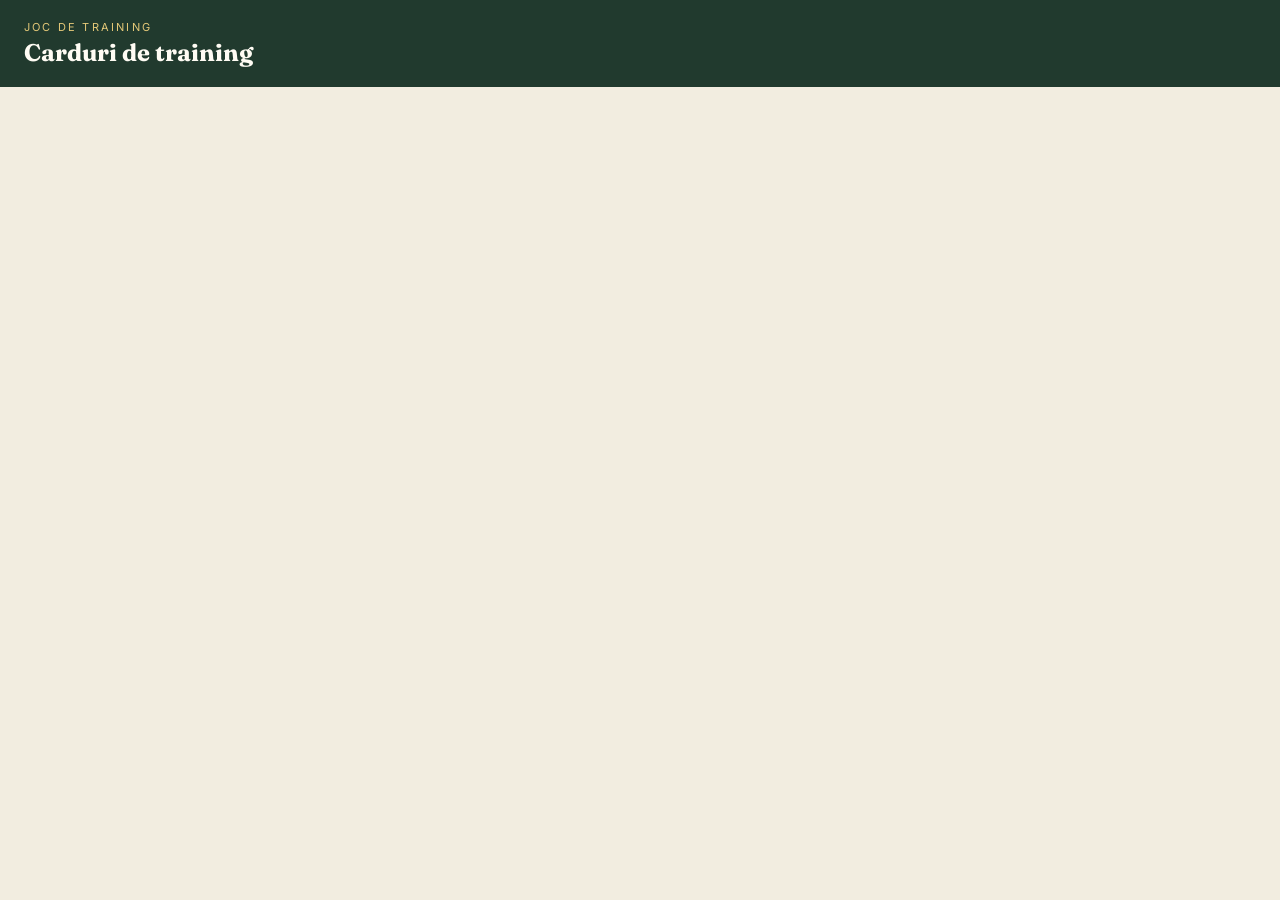
<file: index.html>
<!DOCTYPE html>
<html lang="ro">
<head>
<meta charset="UTF-8" />
<meta name="viewport" content="width=device-width, initial-scale=1.0" />
<title>Carduri de training</title>
<link rel="stylesheet" href="style.css" />
<script src="theme.js"></script>
</head>
<body>

<header class="app-header">
  <div>
    <div class="eyebrow">Joc de training</div>
    <h1 id="learner-game-title">Carduri de training</h1>
  </div>
</header>

<main id="learner-main">
  <div id="status-box"></div>
  <div id="learner-group-bar" style="display:none; text-align:center; margin-bottom:14px;">
    <span class="badge" id="learner-group-badge"></span>
  </div>
  <div id="session-timer-bar" style="display:none; text-align:center; margin-bottom:24px;">
    <div style="font-size:13px; letter-spacing:0.1em; text-transform:uppercase; color:var(--accent-text); font-family:'Inter',sans-serif;">Timp rămas</div>
    <div id="learner-timer-display" style="font-size:44px; font-family:'Fraunces',serif; font-weight:700; color:var(--green-text);">00:00:00</div>
  </div>
  <div class="learner-grid" id="learner-grid"></div>

  <div id="selection-choosing-section" style="display:none;">
    <p style="text-align:center; font-size:13px; color:var(--grey); margin-bottom:14px;">Alege până la <strong id="selection-max-label"></strong> card(uri) care ți-au plăcut.</p>
    <div class="card-grid" id="selection-choice-grid" style="max-width:1100px; margin:0 auto 20px; padding-bottom:90px;"></div>
    <div id="selection-submit-bar">
      <button class="btn gold" id="selection-submit-btn" disabled>Am ales</button>
    </div>
  </div>

  <div id="selection-result-section" style="display:none;">
    <p id="selection-result-hint" style="text-align:center; font-size:13px; color:var(--grey); margin-bottom:14px;"></p>
    <div class="learner-grid" id="selection-result-grid"></div>
  </div>
</main>

<div id="expired-overlay" style="display:none; position:fixed; inset:0; background:rgba(0,0,0,0.78); z-index:80; align-items:center; justify-content:center; text-align:center; padding:20px;">
  <div>
    <div style="font-size:56px; margin-bottom:12px;">⏰</div>
    <div style="font-family:'Fraunces',serif; font-size:32px; font-weight:700; color:#fff;">Timpul a expirat</div>
    <div style="font-family:'Inter',sans-serif; font-size:14px; color:#ddd; margin-top:8px;">Așteaptă instrucțiunile trainerului.</div>
  </div>
</div>

<style>
  #learner-main { max-width: 1900px; }
</style>

<div id="learner-lightbox">
  <img id="learner-lightbox-img" />
  <div id="lightbox-page-label"></div>
</div>

<script type="module" src="learner.js"></script>
</body>
</html>
</file>
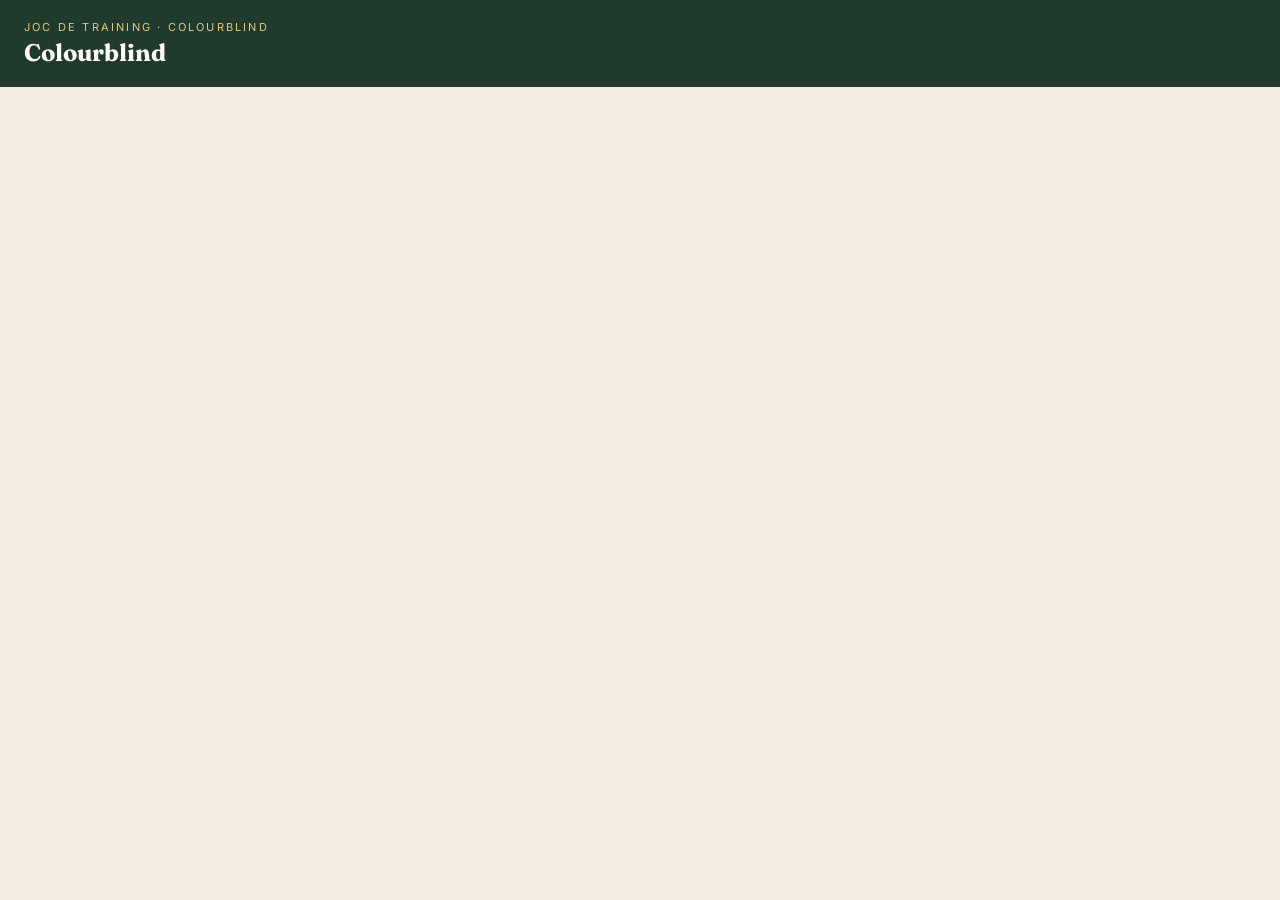
<file: colourblind.html>
<!DOCTYPE html>
<html lang="ro">
<head>
<meta charset="UTF-8" />
<meta name="viewport" content="width=device-width, initial-scale=1.0" />
<title>Colourblind</title>
<link rel="stylesheet" href="style.css" />
<script src="theme.js"></script>
</head>
<body>

<header class="app-header">
  <div>
    <div class="eyebrow">Joc de training · Colourblind</div>
    <h1>Colourblind</h1>
  </div>
</header>

<main id="cb-main" style="max-width:900px;">
  <div id="cb-status-box"></div>

  <div id="cb-alias-box" style="display:none; max-width:420px; margin:0 auto;">
    <p style="text-align:center; font-size:14px; color:var(--grey); margin-bottom:14px;">Alege-ți un nume de afișare (alias) — nu se salvează nicio adresă de email.</p>
    <div style="display:flex; gap:8px;">
      <input id="cb-alias-input" placeholder="ex. Andrei, Echipa-Roșie..." maxlength="40" style="flex:1;" />
      <button class="btn gold" id="cb-alias-submit-btn">Intră în joc</button>
    </div>
    <p class="error-msg" id="cb-alias-error" style="margin-top:10px;"></p>
  </div>

  <div id="cb-waiting-box" style="display:none; text-align:center;">
    <p style="font-size:15px; margin-bottom:6px;">Ești înregistrat ca <strong id="cb-my-alias"></strong>.</p>
    <p style="font-size:14px; color:var(--grey);">Sesiunea nu a început încă. Cardurile tale vor apărea imediat ce trainerul pornește sesiunea.</p>
    <div style="font-size:40px; margin-top:20px;">⏳</div>
  </div>

  <div id="cb-game-box" style="display:none;">
    <div id="cb-trainer-reveals" class="trainer-reveal-panel" style="display:none;">
      <h3 class="serif" id="cb-trainer-reveal-title" style="text-align:center; margin-bottom:10px;"></h3>
      <p style="text-align:center; font-size:13px; color:var(--grey); margin-bottom:14px;">Discutați verbal, fără să vă arătați ecranele, și încercați să ghiciți restul cărților trainerului.</p>
      <div class="learner-grid" id="cb-trainer-reveal-grid"></div>
    </div>

    <h3 class="serif" style="text-align:center; margin-bottom:10px;">Cărțile tale</h3>
    <div class="learner-grid" id="cb-my-cards-grid"></div>
  </div>

  <div id="cb-final-reveal-box" style="display:none;">
    <h2 class="serif" style="text-align:center; margin-bottom:6px;">🎉 Marele reveal</h2>
    <p style="text-align:center; font-size:13px; color:var(--grey); margin-bottom:20px;">Cine a avut ce, în toată echipa.</p>
    <div style="margin-bottom:24px;">
      <h4 class="serif" style="text-align:center; margin-bottom:10px;">Cărțile trainerului</h4>
      <div class="learner-grid" id="cb-final-trainer-grid"></div>
    </div>
    <div id="cb-final-participants-list" style="display:flex; flex-direction:column; gap:14px;"></div>
  </div>
</main>

<div id="learner-lightbox">
  <img id="learner-lightbox-img" />
</div>

<script type="module" src="colourblind.js"></script>
</body>
</html>
</file>
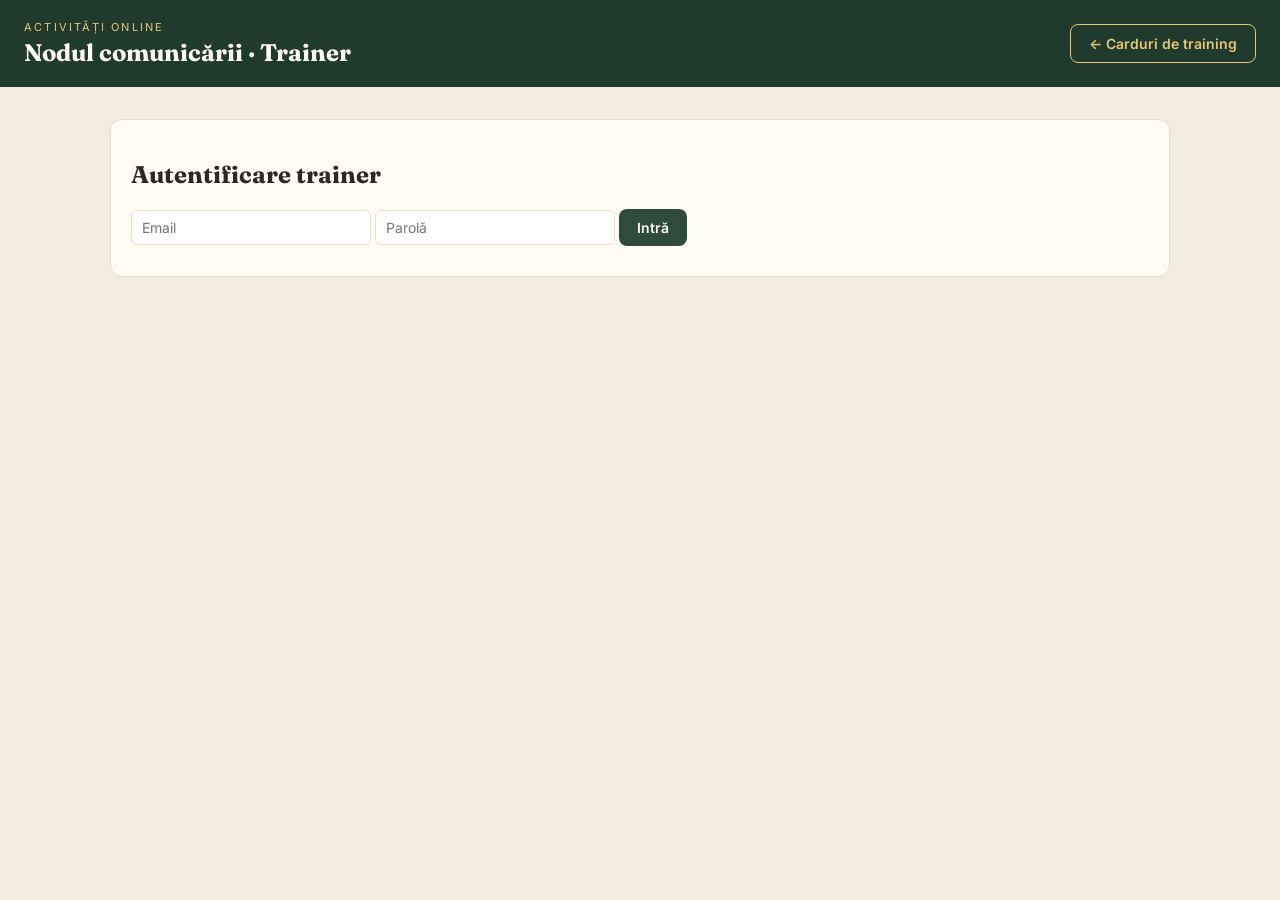
<file: communication-admin.html>
<!doctype html>
<html lang="ro" data-theme-role="trainer">
<head>
  <meta charset="utf-8">
  <meta name="viewport" content="width=device-width,initial-scale=1">
  <title>Nodul comunicării · Trainer</title>
  <link rel="stylesheet" href="style.css">
  <link rel="stylesheet" href="communication.css">
<script src="theme.js"></script>
</head>
<body>
  <header class="app-header">
    <div>
      <div class="eyebrow">Activități online</div>
      <h1>Nodul comunicării · Trainer</h1>
    </div>
    <div class="header-links">
      <button class="btn outline header-link" id="theme-btn" hidden>🎨 Temă</button>
      <a class="btn outline header-link" href="admin.html">← Carduri de training</a>
    </div>
  </header>

  <main>
    <section id="auth-box" class="panel">
      <h2>Autentificare trainer</h2>
      <input id="email" type="email" placeholder="Email">
      <input id="password" type="password" placeholder="Parolă">
      <button class="btn" id="login">Intră</button>
      <div class="error-msg" id="auth-error"></div>
    </section>

    <section id="creator" class="panel" hidden>
      <h2>Creează activitatea</h2>
      <div class="comm-grid three">
        <button class="mode-card" data-mode="draw">
          <b>1. Desenează după instrucțiuni</b>
          <span>Canvas individual, scenarii proprii, comparare cu imaginea de referință.</span>
        </button>
        <button class="mode-card" data-mode="model">
          <b>2. Reconstruiește modelul</b>
          <span>3 runde: descriere interpretabilă, stufoasă, exactă; în fiecare: poziționare, reveal, rezultatele tuturor.</span>
        </button>
        <button class="mode-card" data-mode="client">
          <b>3. Ce ai înțeles?</b>
          <span>Mesaj ambiguu, clarificare și răspuns.</span>
        </button>
      </div>
    </section>

    <section id="scenarios" class="panel" hidden>
      <h2>Scenariile mele</h2>
      <div class="tool-group sc-tabs" role="tablist" aria-label="Activitate">
        <button class="tool-btn active" id="sc-tab-draw" aria-pressed="true">Desenează după instrucțiuni</button>
        <button class="tool-btn" id="sc-tab-client" aria-pressed="false">Ce ai înțeles?</button>
      </div>
      <p class="hint">Scenariile sunt private: le vezi doar tu. La crearea unei sesiuni, scenariul ales se copiază în sesiune, deci modificările ulterioare nu schimbă sesiunile deja pornite.</p>
      <p class="rule" id="scenario-hint" hidden></p>
      <div id="scenario-list"></div>
      <button class="btn outline" id="scenario-new">＋ Scenariu nou</button>
      <div id="base-scenarios"></div>

      <div id="scenario-form" class="scenario-form" hidden>
        <h3 id="scenario-form-title">Scenariu nou</h3>
        <label for="sc-title">Numele scenariului</label>
        <input id="sc-title" type="text" maxlength="80" placeholder="ex. Casa cu copac">
        <div id="sc-rounds"></div>
        <div class="sc-actions">
          <button class="btn outline" id="sc-add-round">＋ Adaugă runda 2</button>
          <button class="btn outline" id="sc-remove-round" hidden>Elimină runda 2</button>
        </div>
        <fieldset class="sc-round sc-debrief">
          <legend>Întrebări de debrief (opțional)</legend>
          <p class="hint">Se afișează participanților și ție în etapa „Debrief”, doar pentru acest scenariu. Scrie <b>câte o întrebare pe rând</b> (cel mult 10, fiecare de cel mult 300 de caractere; se numerotează automat). <b>Lasă gol</b> ca să se folosească întrebările standard ale activității.</p>
          <label for="sc-debrief">Întrebările de debrief ale scenariului</label>
          <textarea id="sc-debrief" rows="6" placeholder="ex. Ce ai presupus fără să îți dai seama?&#10;Ce întrebare ar fi clarificat situația?"></textarea>
          <div class="sc-actions"><button class="btn outline" id="sc-debrief-defaults" type="button">Încarcă întrebările standard, ca să le modifici</button></div>
          <div class="sc-preview"><b>Previzualizare:</b> <span class="hint" id="sc-debrief-count"></span><div id="sc-debrief-preview"></div></div>
        </fieldset>
        <div class="error-msg" id="sc-error"></div>
        <div class="sc-actions">
          <button class="btn" id="sc-save">Salvează scenariul</button>
          <button class="btn outline" id="sc-cancel">Renunță</button>
        </div>
      </div>
    </section>

    <section id="live" hidden>
      <div class="panel">
        <div class="comm-toolbar">
          <div>
            <span class="badge" id="mode-badge"></span>
            <h2 id="activity-title"></h2>
          </div>
          <button class="btn danger" id="end">Încheie</button>
        </div>
        <p class="rule" id="ended-note" hidden>Sesiunea s-a încheiat: participanții nu mai pot intra. Mai jos rămân rezultatele tuturor rundelor. Pentru o sesiune nouă alege o activitate de mai sus.</p>
        <div id="link-area">
        <p>Link participanți:</p>
        <div class="session-link-box">
          <span id="join-link"></span>
          <button class="btn outline" id="copy">Copiază</button>
        </div>
        <div style="display:flex; gap:8px; flex-wrap:wrap; margin-top:10px;">
          <button class="btn outline" id="qr-btn" style="font-size:12px; padding:5px 10px;">Arată codul QR</button>
          <button class="btn outline" id="qr-dl-png-btn" style="font-size:12px; padding:5px 10px;">⬇ Descarcă PNG</button>
          <button class="btn outline" id="qr-dl-jpg-btn" style="font-size:12px; padding:5px 10px;">⬇ Descarcă JPG</button>
        </div>
        <img id="qr-img" alt="Cod QR" style="display:none; margin-top:8px; width:160px; height:160px; border-radius:8px; border:1px solid var(--parchment-dark); background:#fff;">
        </div>
        <p id="status-line"></p>
        <div class="comm-toolbar">
          <div class="nav-col">
            <p class="nav-hint" id="back-hint"></p>
            <button class="btn" id="back">← Etapa anterioară</button>
          </div>
          <div class="nav-col nav-col-right">
            <p class="nav-hint" id="next-hint"></p>
            <button class="btn gold" id="next">Etapa următoare →</button>
          </div>
        </div>
      </div>

      <div class="comm-grid two">
        <section class="panel">
          <h3>Instrucțiuni trainer</h3>
          <div id="trainer-prompt"></div>
          <div id="target"></div>
          <h3>Participanți <span id="participants-count">(0)</span></h3>
          <div id="participants"></div>
        </section>
        <section class="panel">
          <h3>Rezultate</h3>
          <label class="overlay-control" id="overlay-control" hidden>
            <input type="checkbox" id="overlay-toggle"> Suprapune modelul (roșu) peste desene
          </label>
          <label class="overlay-control" id="grid-control" hidden>
            <input type="checkbox" id="grid-toggle" class="grid-check-admin"> Pătrățele (reper: coloane A–L, rânduri 1–9)
          </label>
          <div id="results" class="results-grid"></div>
        </section>
      </div>
    </section>
  </main>

  <script type="module" src="communication-admin.js"></script>
</body>
</html>
</file>
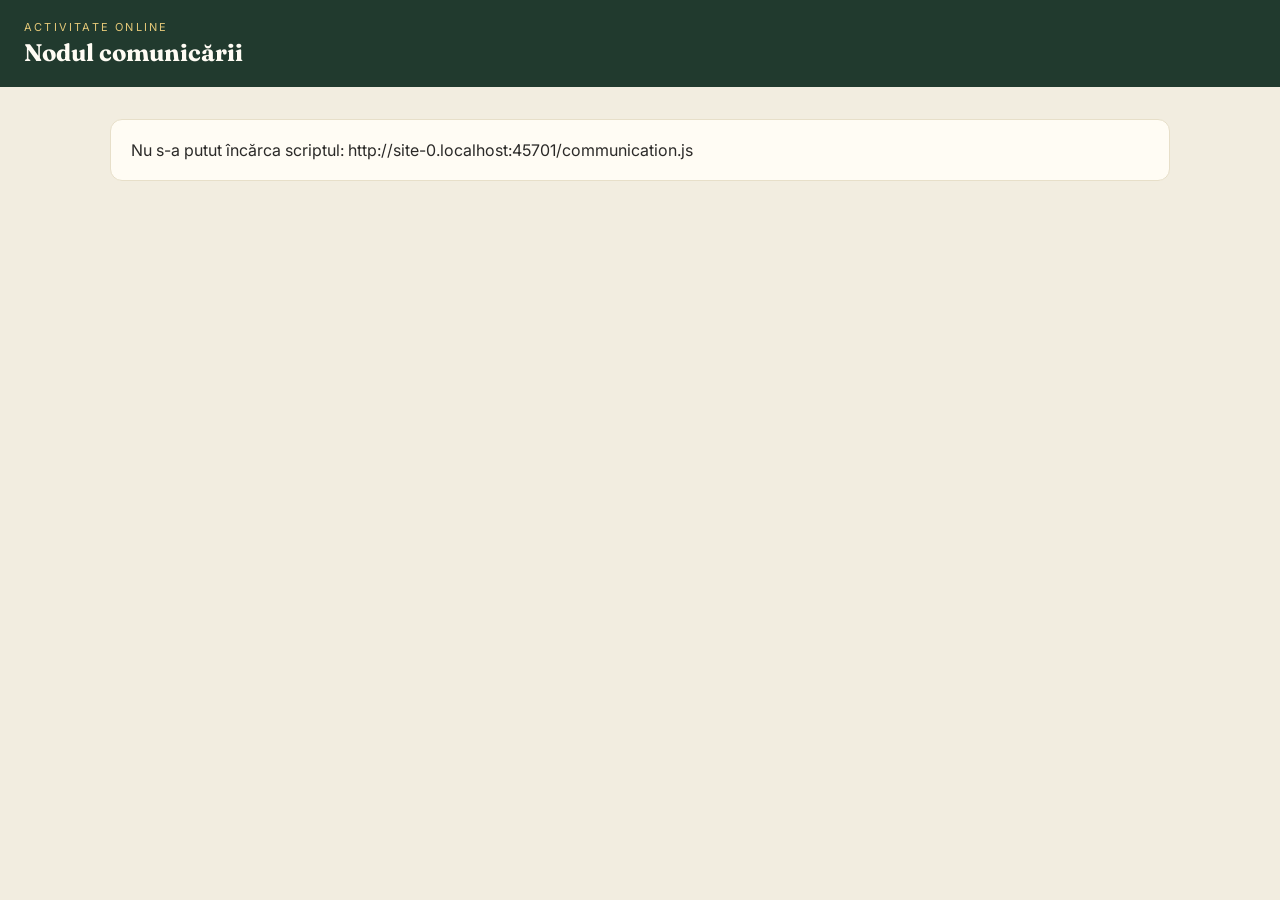
<file: communication.html>
<!doctype html>
<html lang="ro">
<head>
  <meta charset="utf-8">
  <meta name="viewport" content="width=device-width,initial-scale=1">
  <title>Nodul comunicării</title>
  <link rel="stylesheet" href="style.css">
  <link rel="stylesheet" href="communication.css">
<script src="theme.js"></script>
</head>
<body class="participant-page">
  <header class="app-header">
    <div>
      <div class="eyebrow">Activitate online</div>
      <h1 id="title">Nodul comunicării</h1>
    </div>
  </header>

  <main>
    <section id="error" class="panel" hidden></section>

    <section id="join" class="panel" hidden>
      <h2>Intră în activitate</h2>
      <p>Alege un alias. Nu este necesară adresa de email.</p>
      <input id="alias" maxlength="40" placeholder="Alias">
      <button class="btn" id="join-btn">Intră</button>
      <div class="error-msg" id="join-error"></div>
      <div class="rule" id="alias-suggest" hidden>
        <p id="alias-suggest-text"></p>
        <button class="btn gold" id="alias-yes"></button>
        <button class="btn outline" id="alias-no">Nu, aleg altul</button>
      </div>
    </section>

    <section id="waiting" class="panel" hidden>
      <h2>Ești înregistrat ca <span id="my-alias"></span></h2>
      <p>Așteaptă ca trainerul să pornească activitatea.</p>
    </section>

    <section id="activity" hidden>
      <div class="panel">
        <span class="badge" id="round-badge"></span>
        <h2 id="round-title"></h2>
        <p class="rule" id="rule"></p>
        <div id="content"></div>
        <button class="btn gold submit-fixed" id="submit">Trimite răspunsul</button>
        <p id="submitted" hidden>✓ Răspuns trimis. Poți să îl actualizezi până la schimbarea etapei.</p>
      </div>
    </section>

    <section id="reveal" class="panel" hidden>
      <h2 id="reveal-title">Compară și observă</h2>
      <div id="reveal-content"></div>
      <p>Așteaptă următoarea etapă indicată de trainer.</p>
    </section>

    <section id="debrief" class="panel" hidden>
      <h2>Debrief</h2>
      <ol id="debrief-list"></ol>
      <div id="debrief-summary"></div>
      <div class="transfer" id="debrief-transfer">Un client poate părea agresiv sau irațional când, de fapt, nu se simte înțeles. Clarificarea poate preveni escaladarea.</div>
    </section>
  </main>

  <script>
    // Diagnostic: arata erorile direct pe ecran (pe telefon nu exista consola).
    (function () {
      function show(msg) {
        var e = document.getElementById("error");
        if (!e || window.__commReady) return;
        e.hidden = false;
        e.textContent = msg;
      }
      window.addEventListener("error", function (ev) {
        var t = ev.target;
        if (t && t.tagName === "SCRIPT") show("Nu s-a putut încărca scriptul: " + (t.src || "inline"));
        else show("Eroare: " + (ev.message || "necunoscută"));
      }, true);
      window.addEventListener("unhandledrejection", function (ev) {
        show("Eroare: " + ((ev.reason && ev.reason.message) || ev.reason));
      });
      setTimeout(function () {
        show("Pagina nu s-a încărcat complet (conexiune lentă sau blocată). Reîncarcă pagina.");
      }, 10000);
    })();
  </script>
  <script type="module" src="communication.js"></script>
</body>
</html>
</file>
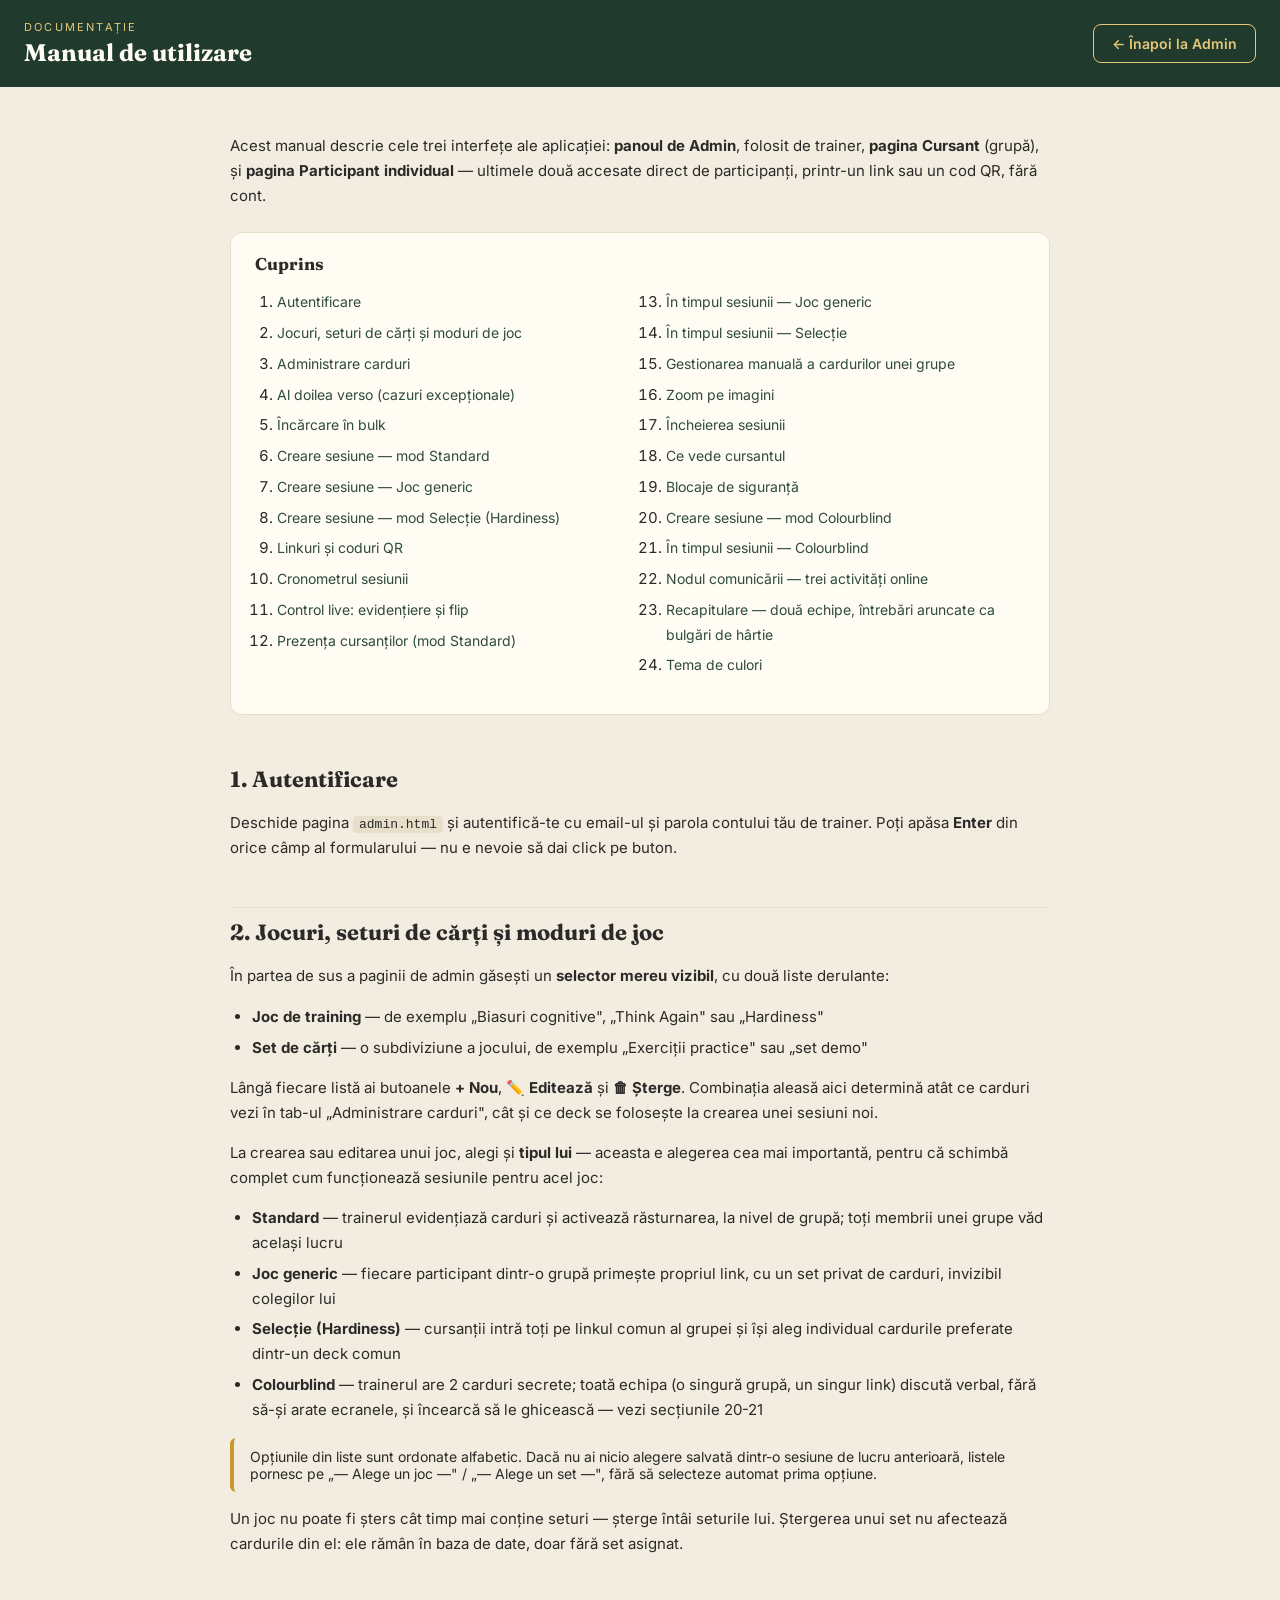
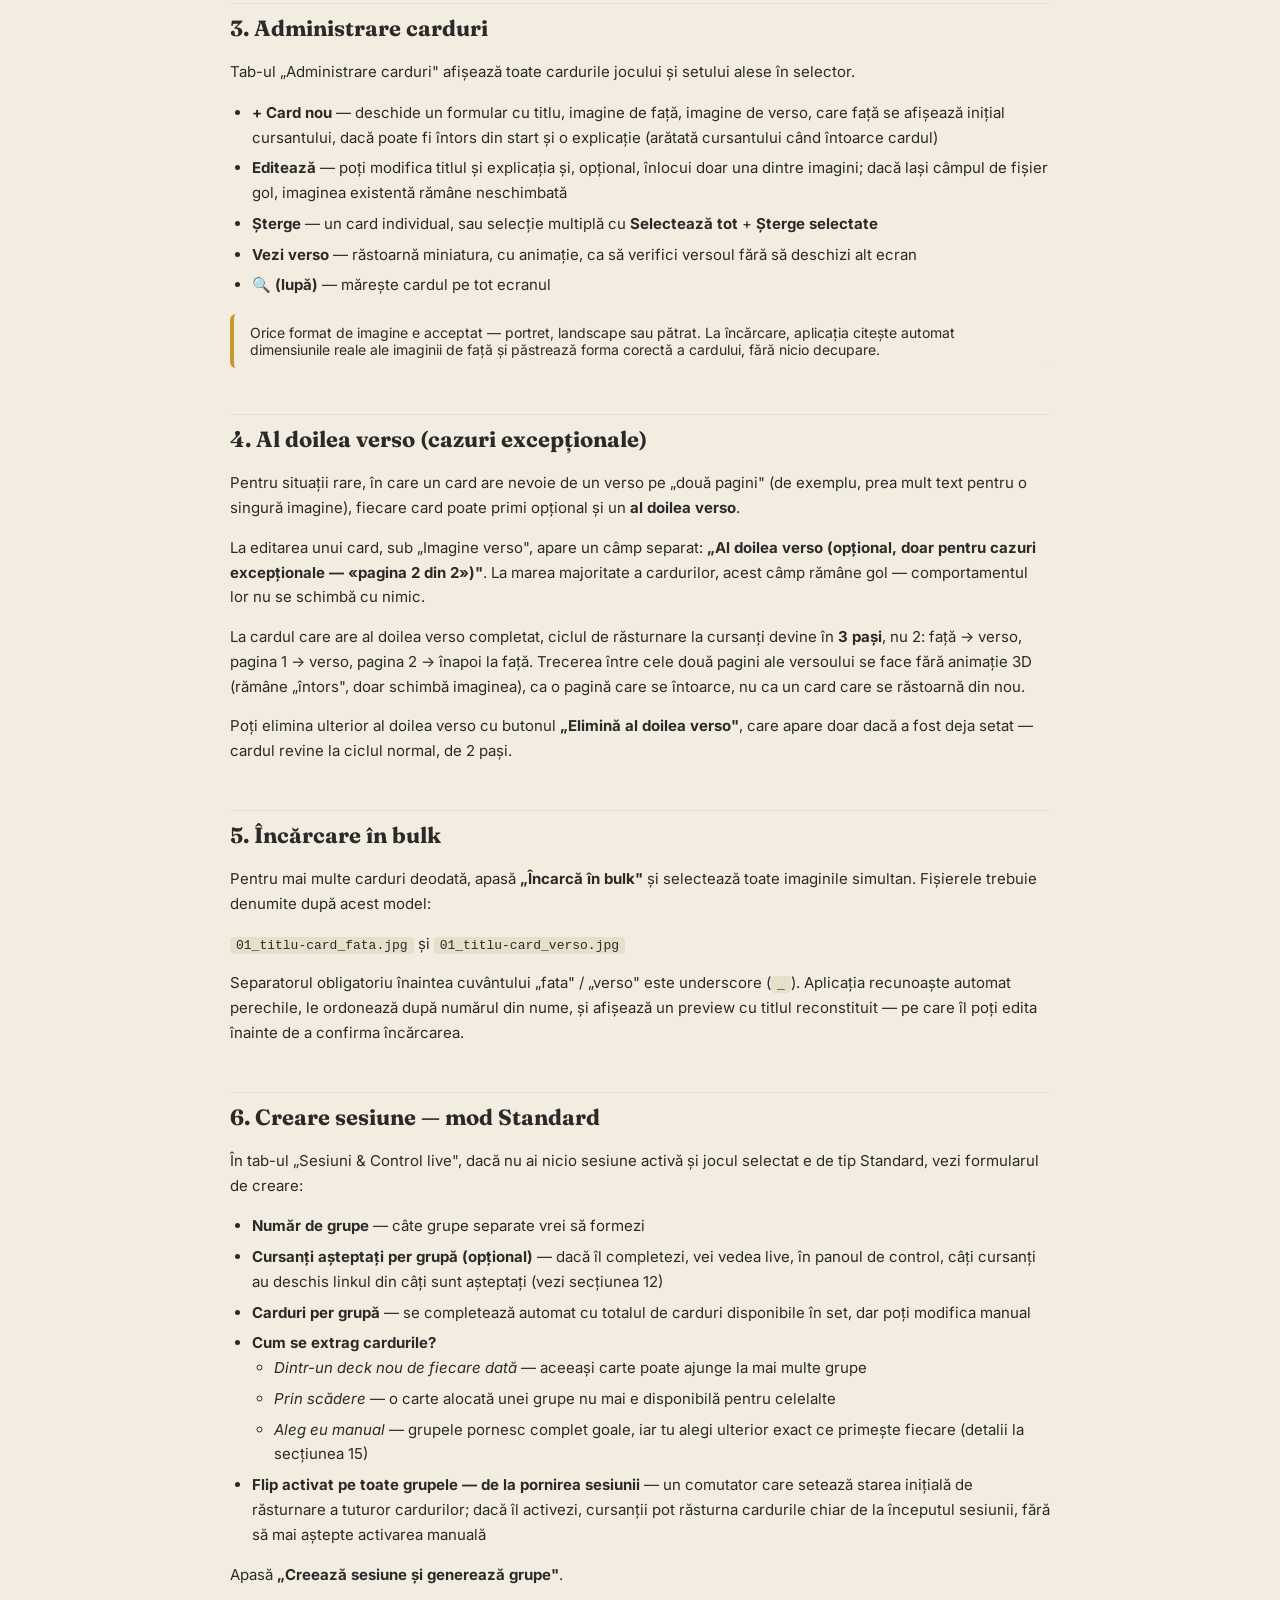
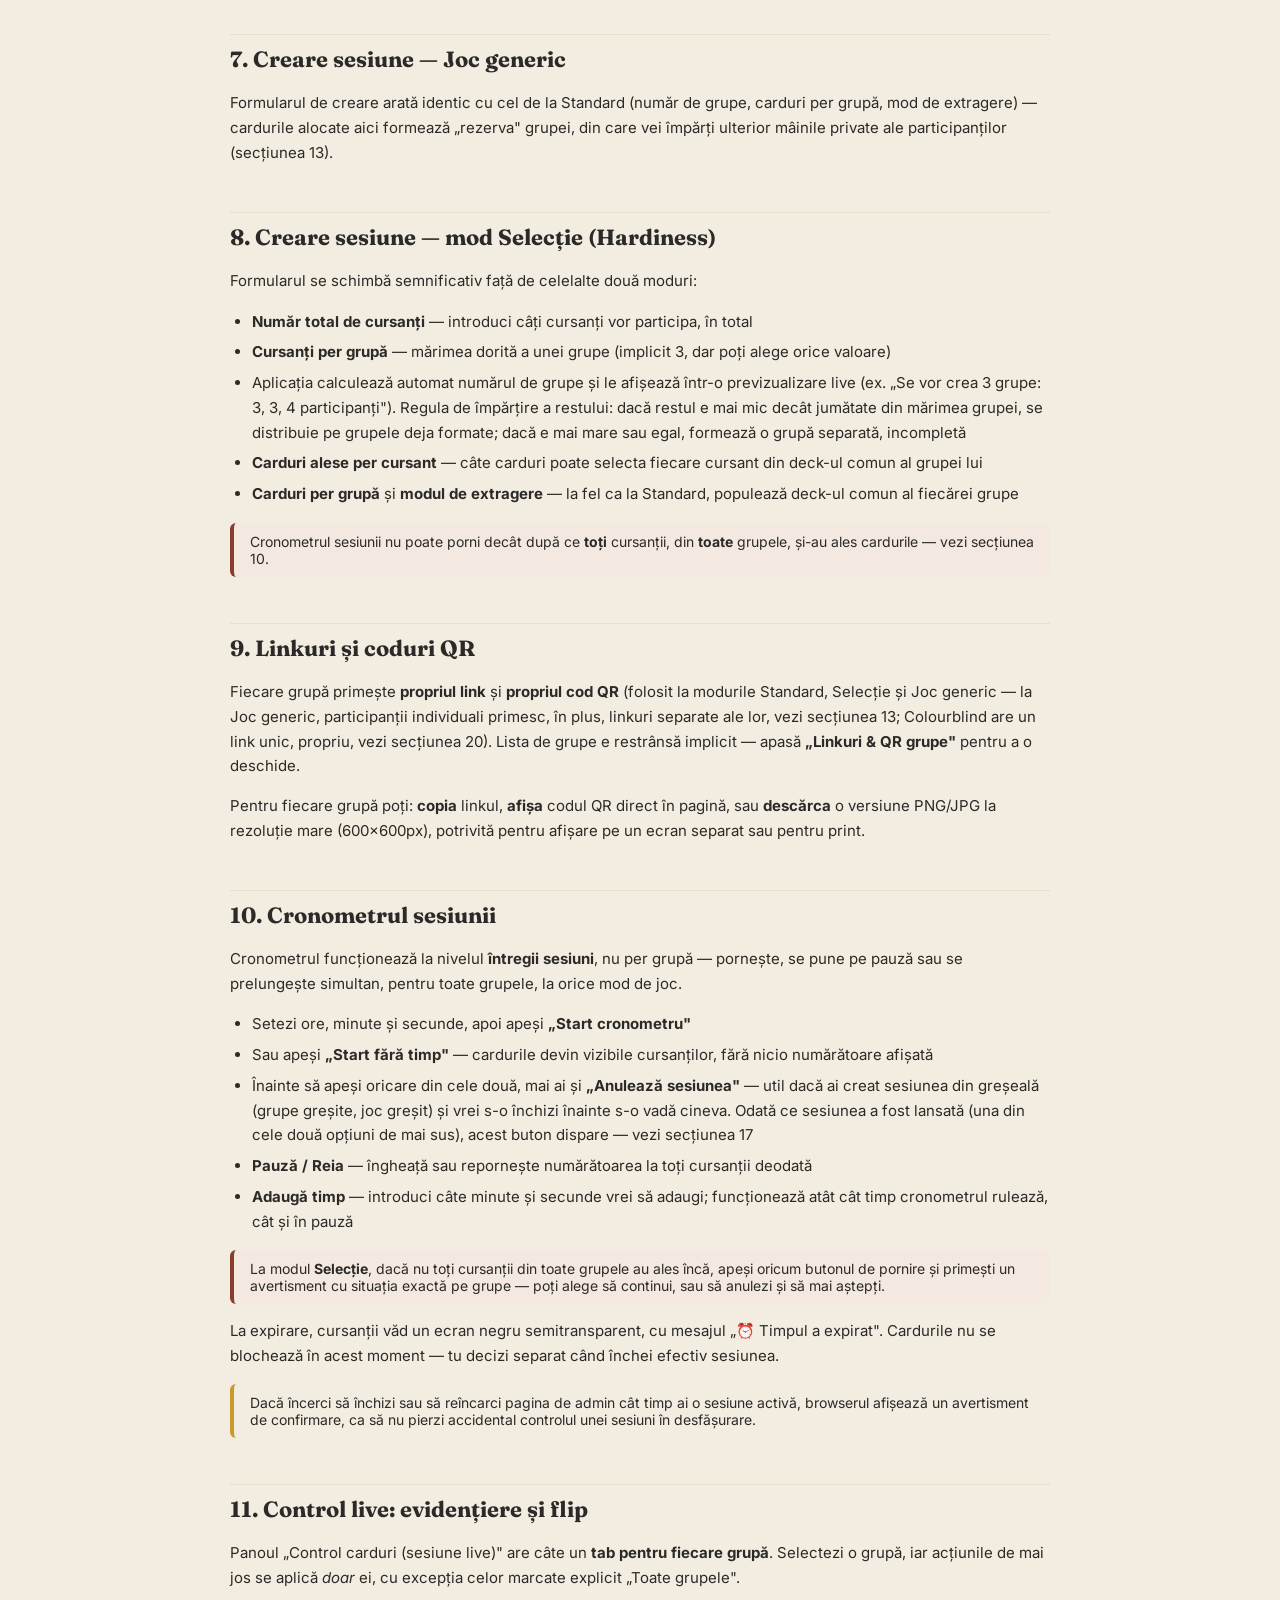
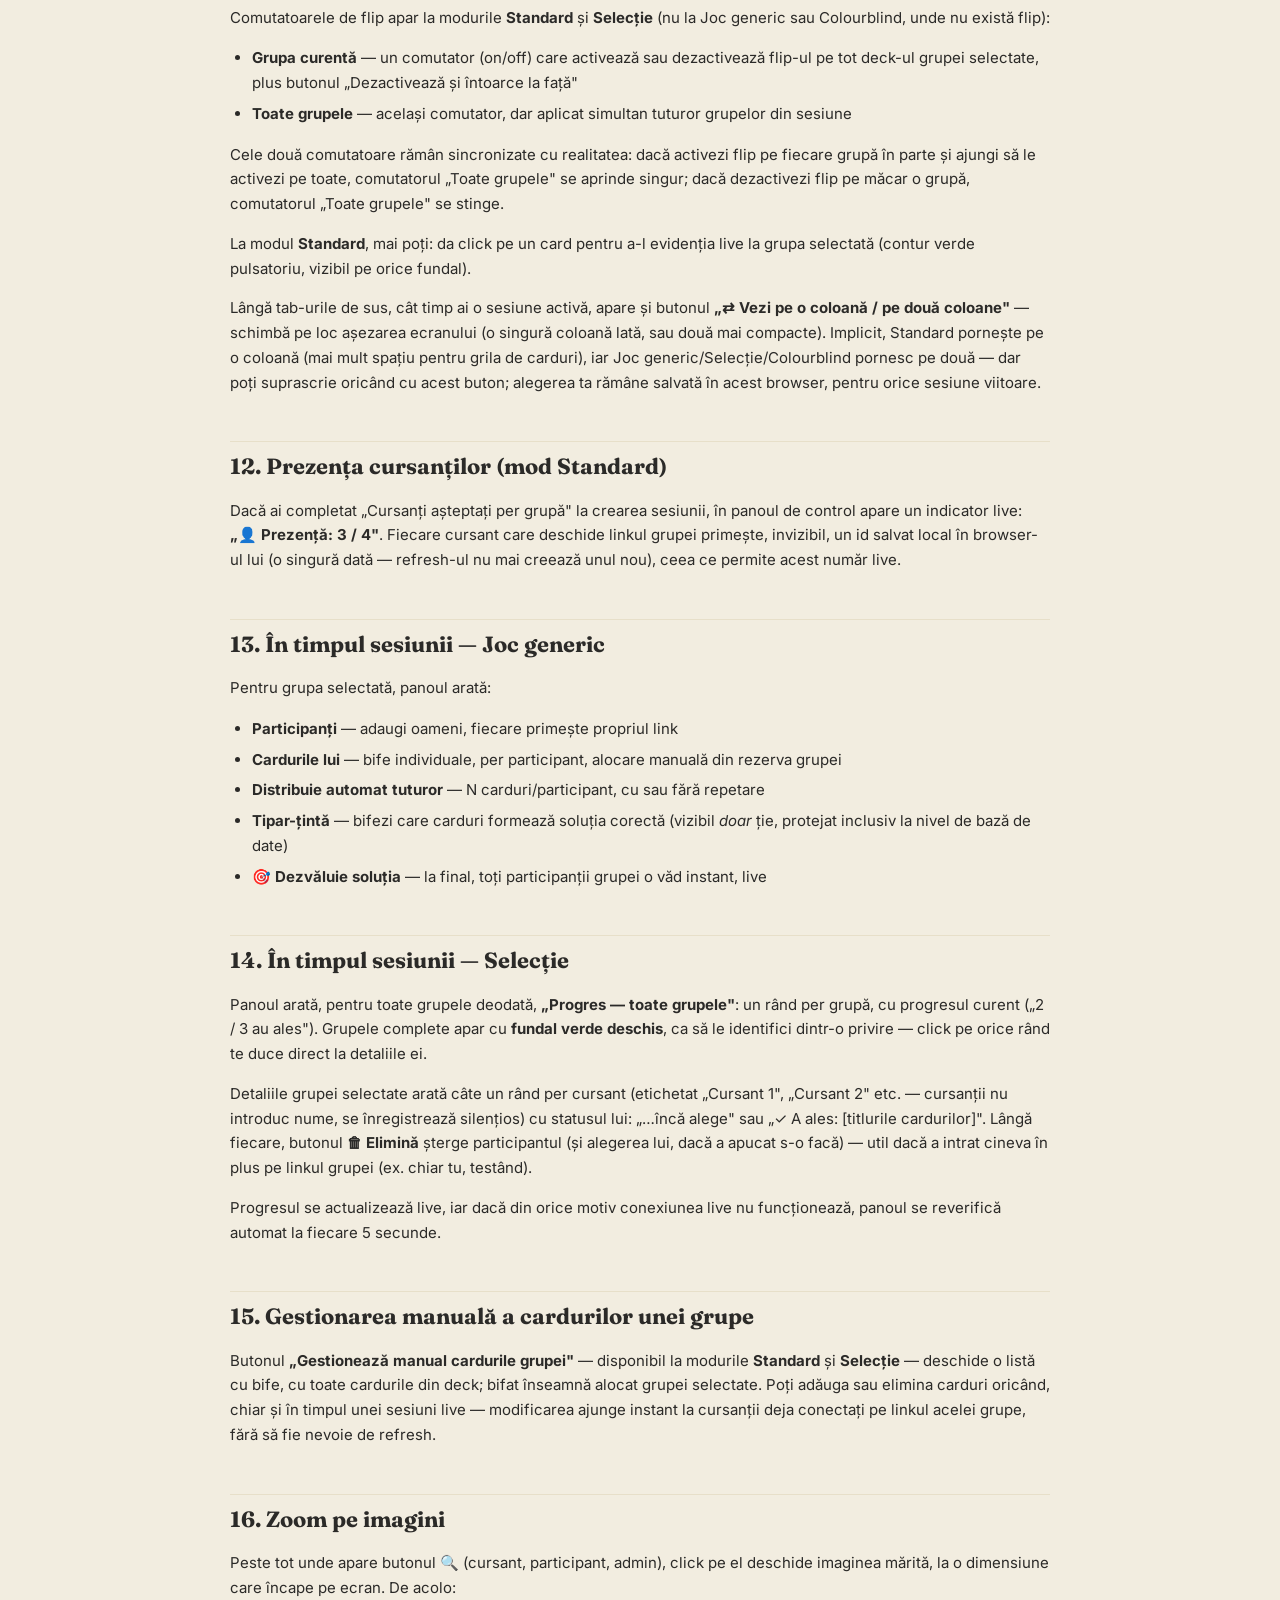
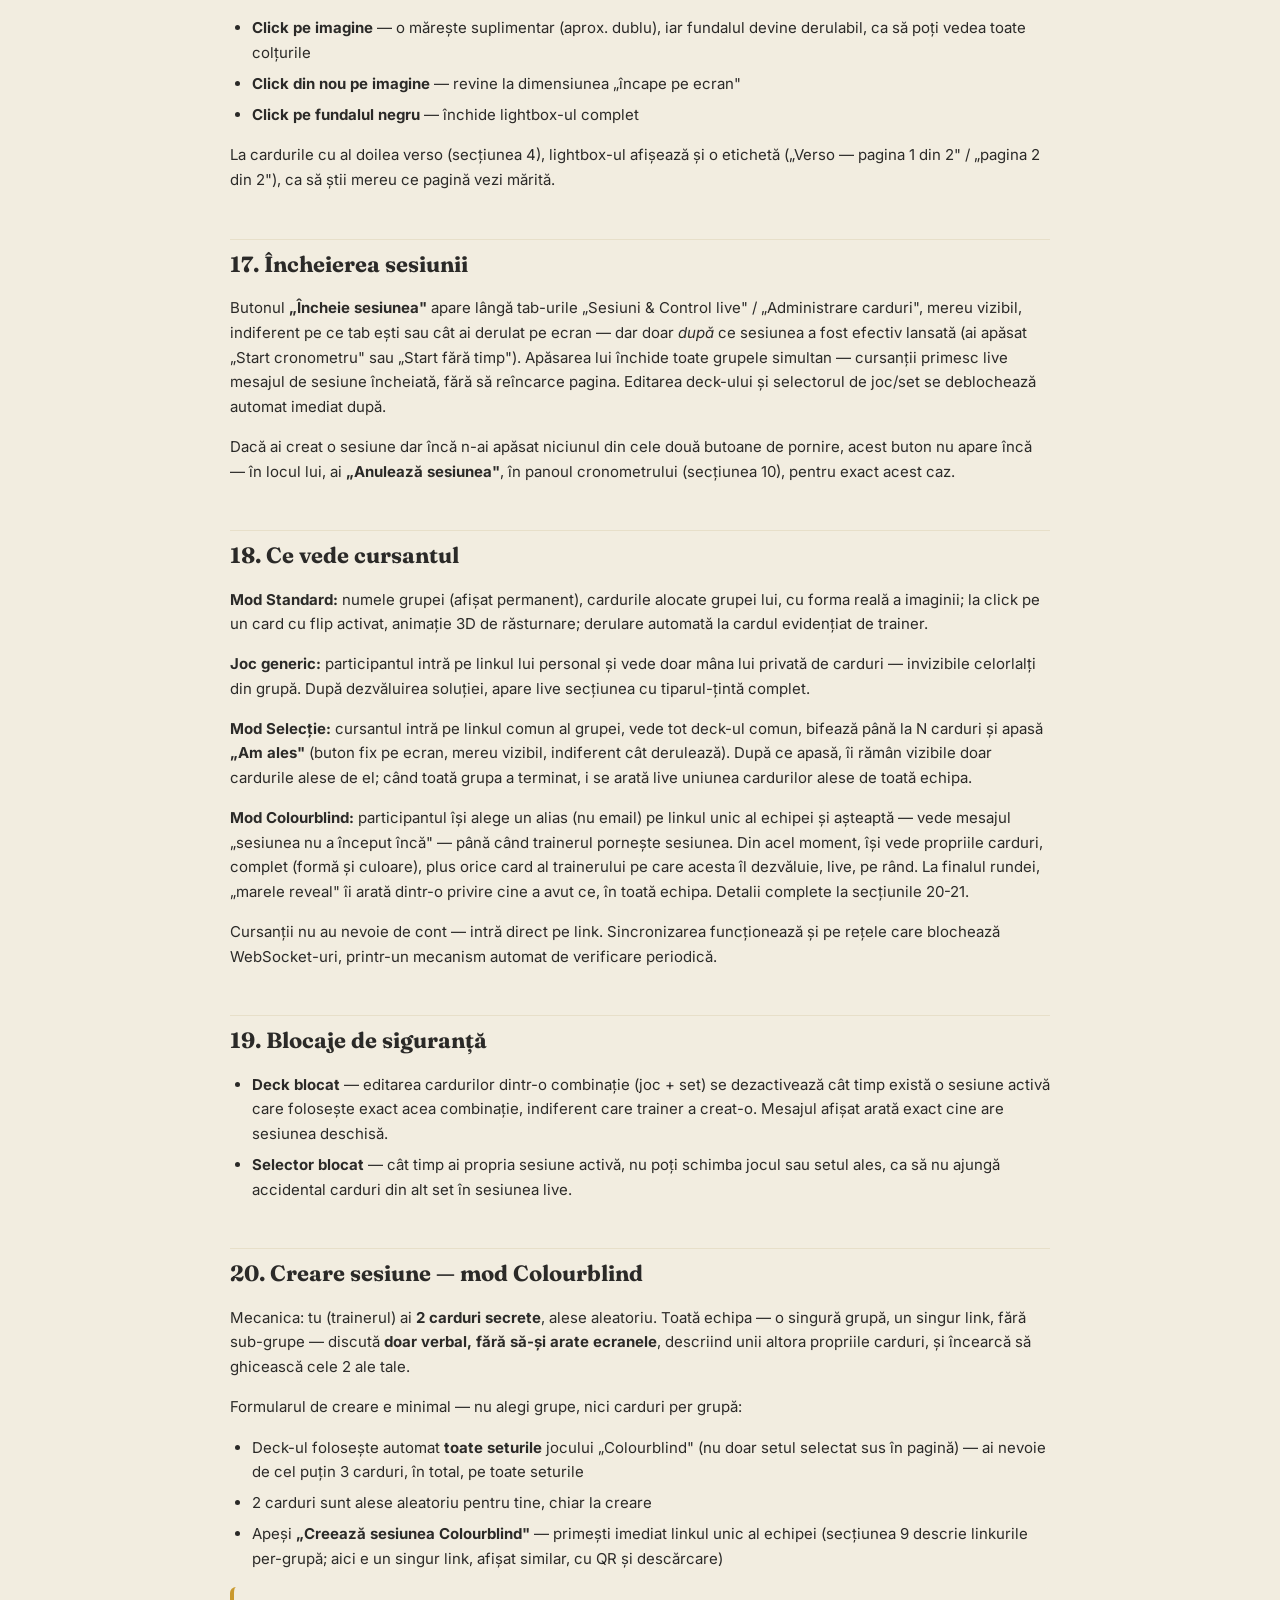
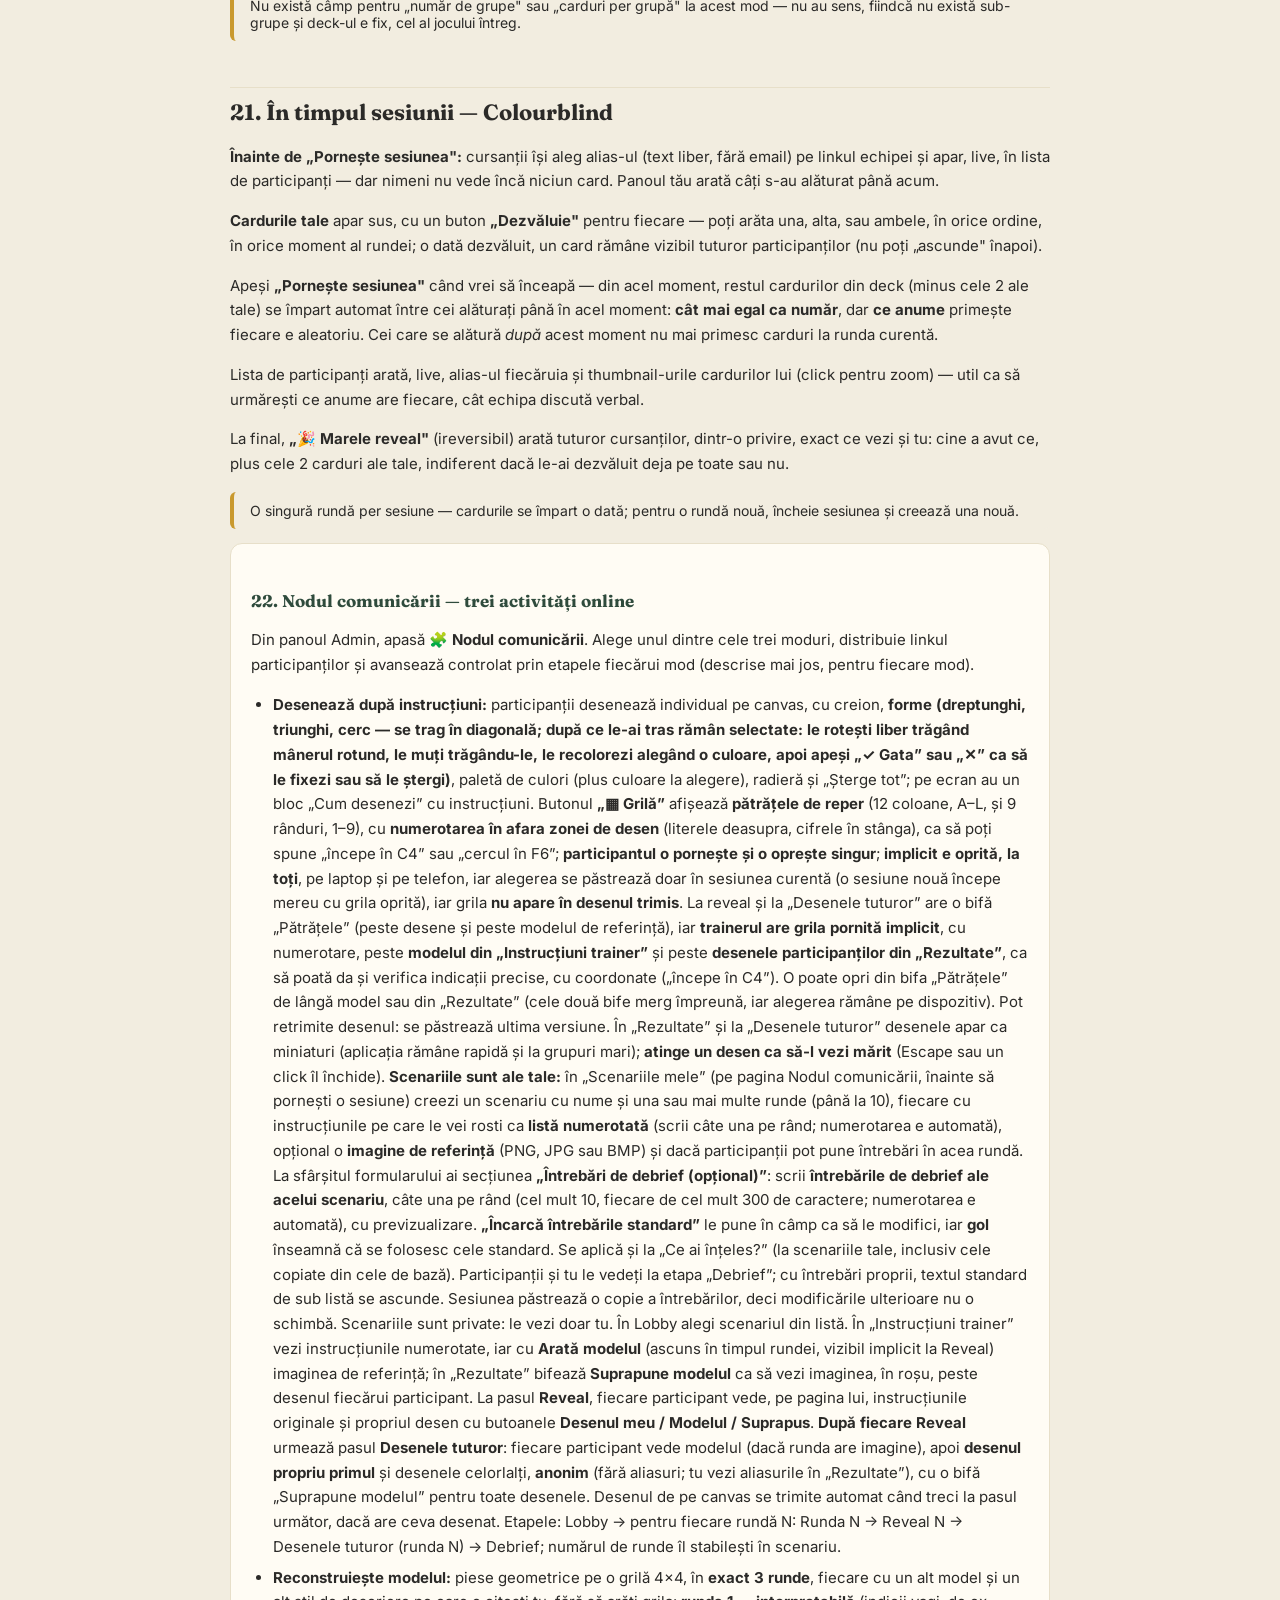
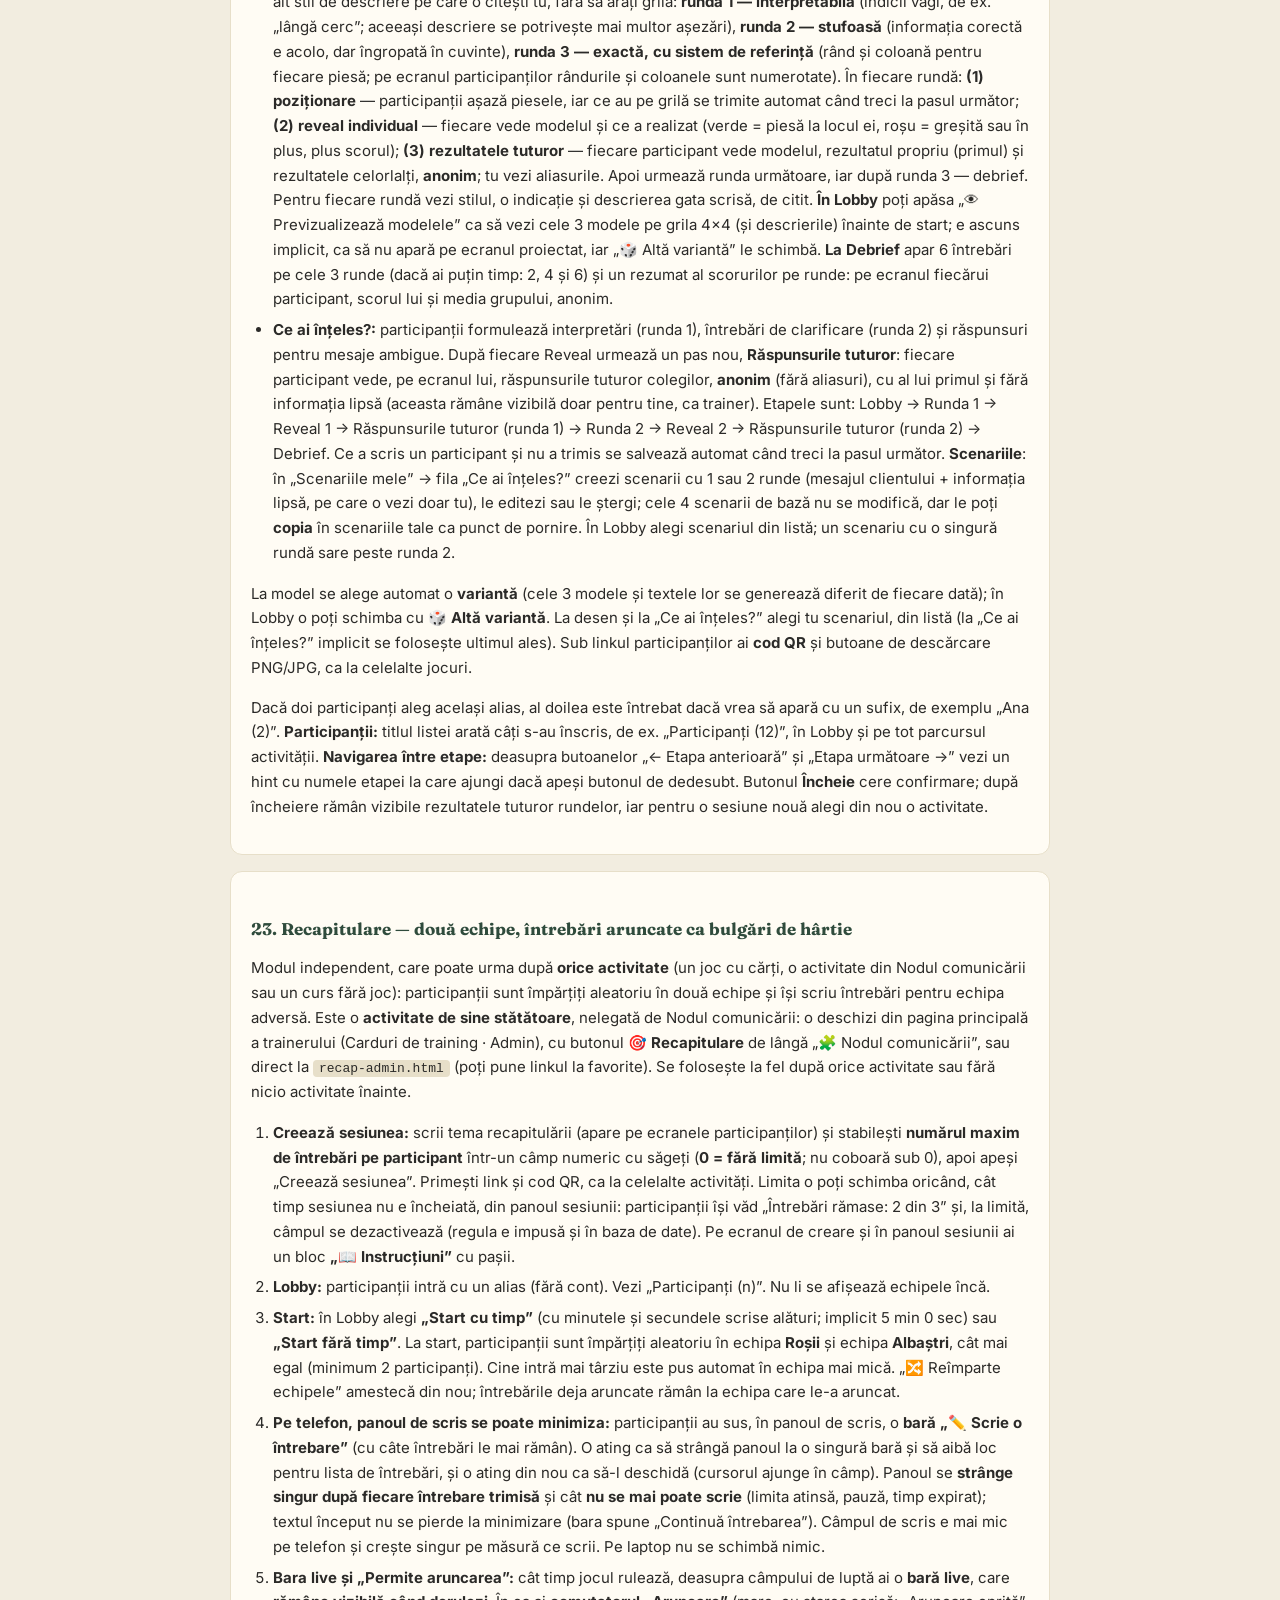
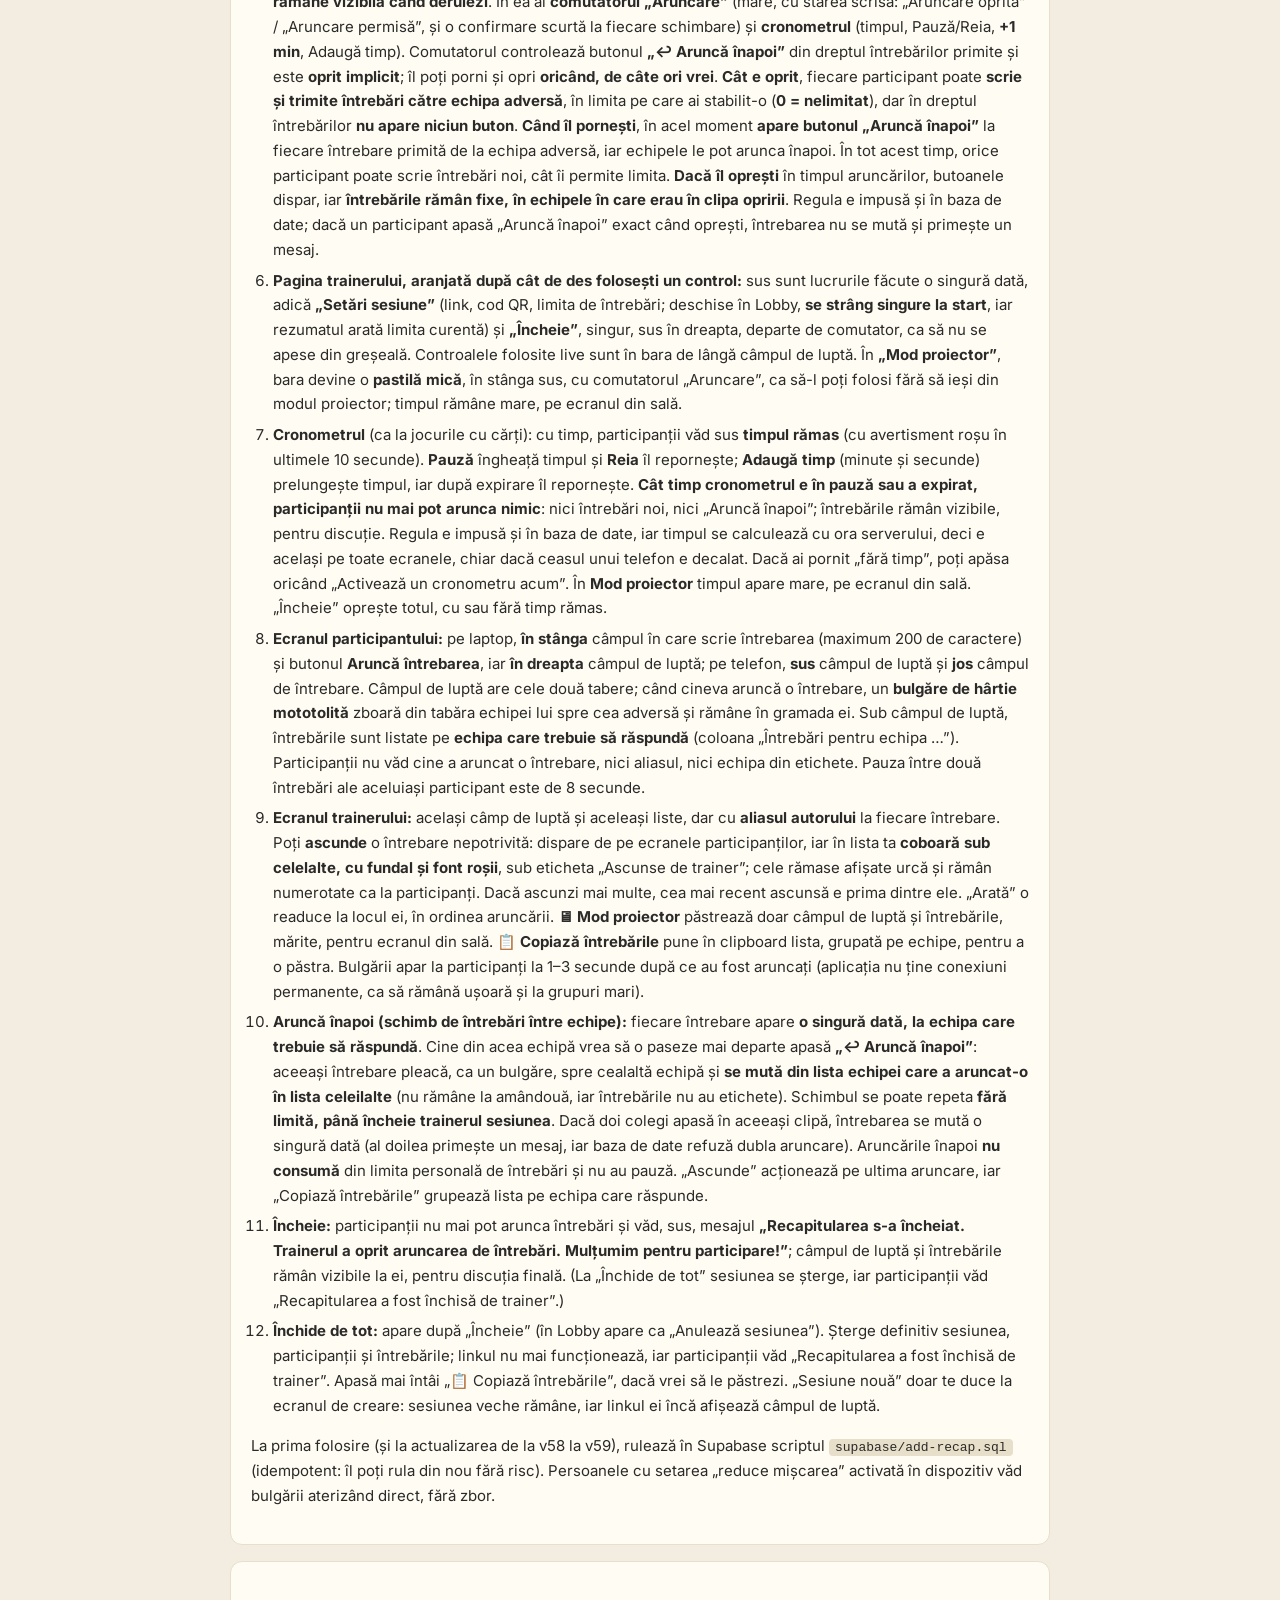
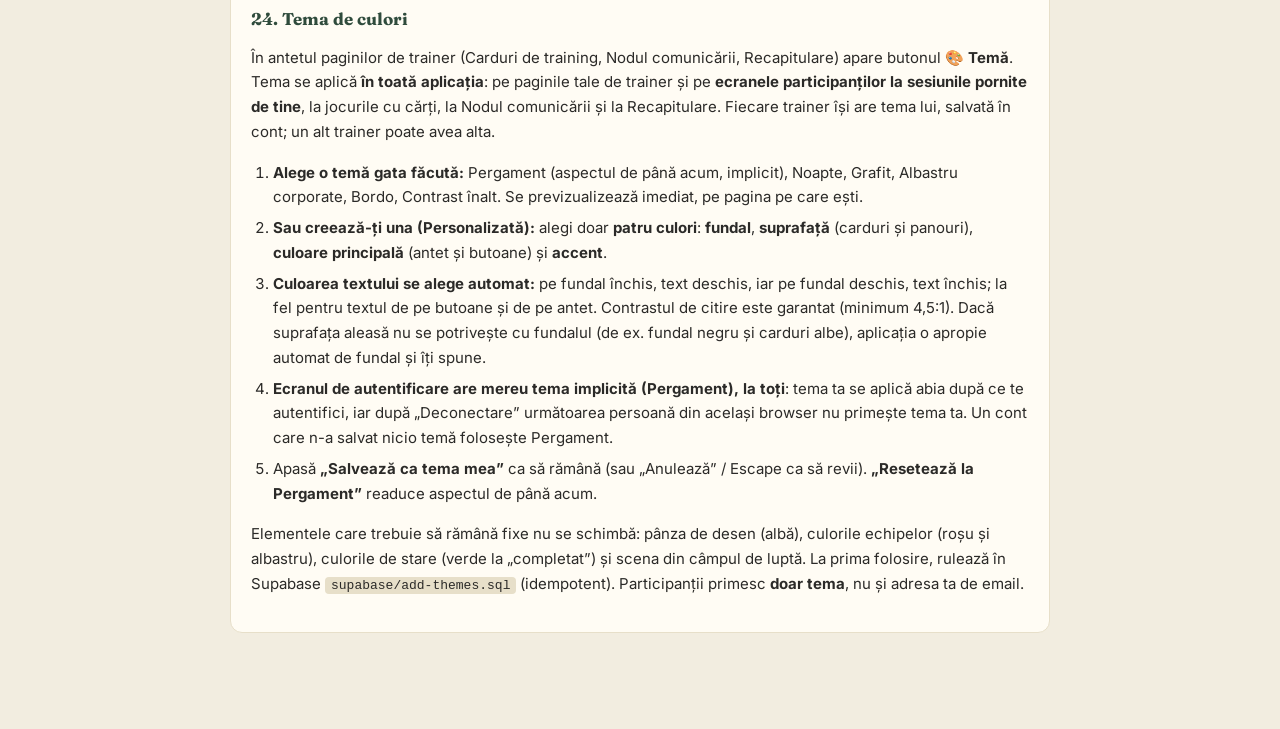
<file: manual.html>
<!DOCTYPE html>
<html lang="ro" data-theme-role="trainer">
<head>
<meta charset="UTF-8" />
<meta name="viewport" content="width=device-width, initial-scale=1.0" />
<title>Manual de utilizare · Carduri de training</title>
<link rel="stylesheet" href="style.css" />
<style>
  .manual-wrap { max-width: 860px; margin: 0 auto; padding: 32px 20px 80px; }
  .manual-wrap h2 { font-size: 22px; margin-top: 46px; padding-top: 10px; border-top: 1px solid var(--parchment-dark); }
  .manual-wrap h2:first-of-type { border-top: none; margin-top: 20px; }
  .manual-wrap h3 { font-size: 17px; margin-top: 26px; color: var(--green-text); }
  .manual-wrap p, .manual-wrap li { font-size: 15px; line-height: 1.65; }
  .manual-wrap ul, .manual-wrap ol { padding-left: 22px; }
  .manual-wrap li { margin-bottom: 6px; }
  .manual-wrap code { background: var(--parchment-dark); padding: 1px 6px; border-radius: 4px; font-size: 13px; }
  .toc { background: var(--card-bg); border: 1px solid var(--parchment-dark); border-radius: 12px; padding: 20px 24px; margin: 24px 0 40px; }
  .toc h3 { margin: 0 0 10px; color: var(--ink); }
  .toc ol { columns: 2; column-gap: 30px; }
  .toc a { color: var(--green-text); text-decoration: none; font-size: 14px; }
  .toc a:hover { text-decoration: underline; }
  .note { background: var(--parchment); border-left: 4px solid var(--gold); border-radius: 6px; padding: 10px 16px; font-size: 14px; margin: 14px 0; }
  .warn { background: var(--danger-bg); border-left: 4px solid var(--red); border-radius: 6px; padding: 10px 16px; font-size: 14px; margin: 14px 0; }
  @media (max-width: 640px) { .toc ol { columns: 1; } }
</style>
<script src="theme.js"></script>
</head>
<body>

<header class="app-header">
  <div>
    <div class="eyebrow">Documentație</div>
    <h1>Manual de utilizare</h1>
  </div>
  <a href="admin.html" class="btn outline" style="border-color:var(--gold-soft); color:var(--gold-soft); text-decoration:none; display:inline-block;">← Înapoi la Admin</a>
</header>

<main class="manual-wrap">
<p>Acest manual descrie cele trei interfețe ale aplicației: <strong>panoul de Admin</strong>, folosit de trainer, <strong>pagina Cursant</strong> (grupă), și <strong>pagina Participant individual</strong> — ultimele două accesate direct de participanți, printr-un link sau un cod QR, fără cont.</p>

<div class="toc">
  <h3>Cuprins</h3>
  <ol>
    <li><a href="#autentificare">Autentificare</a></li>
    <li><a href="#jocuri-seturi">Jocuri, seturi de cărți și moduri de joc</a></li>
    <li><a href="#admin-carduri">Administrare carduri</a></li>
    <li><a href="#al-doilea-verso">Al doilea verso (cazuri excepționale)</a></li>
    <li><a href="#bulk-upload">Încărcare în bulk</a></li>
    <li><a href="#creare-standard">Creare sesiune — mod Standard</a></li>
    <li><a href="#creare-generic">Creare sesiune — Joc generic</a></li>
    <li><a href="#creare-selectie">Creare sesiune — mod Selecție (Hardiness)</a></li>
    <li><a href="#linkuri-qr">Linkuri și coduri QR</a></li>
    <li><a href="#cronometru">Cronometrul sesiunii</a></li>
    <li><a href="#control-live">Control live: evidențiere și flip</a></li>
    <li><a href="#prezenta">Prezența cursanților (mod Standard)</a></li>
    <li><a href="#live-generic">În timpul sesiunii — Joc generic</a></li>
    <li><a href="#live-selectie">În timpul sesiunii — Selecție</a></li>
    <li><a href="#gestiune-manuala">Gestionarea manuală a cardurilor unei grupe</a></li>
    <li><a href="#zoom">Zoom pe imagini</a></li>
    <li><a href="#incheiere">Încheierea sesiunii</a></li>
    <li><a href="#pagina-cursant">Ce vede cursantul</a></li>
    <li><a href="#blocaje">Blocaje de siguranță</a></li>
    <li><a href="#creare-colourblind-nou">Creare sesiune — mod Colourblind</a></li>
    <li><a href="#live-colourblind-nou">În timpul sesiunii — Colourblind</a></li>
    <li><a href="#nodul-comunicarii">Nodul comunicării — trei activități online</a></li>
    <li><a href="#recapitulare">Recapitulare — două echipe, întrebări aruncate ca bulgări de hârtie</a></li>
    <li><a href="#tema">Tema de culori</a></li>
  </ol>
</div>

<h2 id="autentificare">1. Autentificare</h2>
<p>Deschide pagina <code>admin.html</code> și autentifică-te cu email-ul și parola contului tău de trainer. Poți apăsa <strong>Enter</strong> din orice câmp al formularului — nu e nevoie să dai click pe buton.</p>

<h2 id="jocuri-seturi">2. Jocuri, seturi de cărți și moduri de joc</h2>
<p>În partea de sus a paginii de admin găsești un <strong>selector mereu vizibil</strong>, cu două liste derulante:</p>
<ul>
  <li><strong>Joc de training</strong> — de exemplu „Biasuri cognitive", „Think Again" sau „Hardiness"</li>
  <li><strong>Set de cărți</strong> — o subdiviziune a jocului, de exemplu „Exerciții practice" sau „set demo"</li>
</ul>
<p>Lângă fiecare listă ai butoanele <strong>+ Nou</strong>, <strong>✏️ Editează</strong> și <strong>🗑 Șterge</strong>. Combinația aleasă aici determină atât ce carduri vezi în tab-ul „Administrare carduri", cât și ce deck se folosește la crearea unei sesiuni noi.</p>
<p>La crearea sau editarea unui joc, alegi și <strong>tipul lui</strong> — aceasta e alegerea cea mai importantă, pentru că schimbă complet cum funcționează sesiunile pentru acel joc:</p>
<ul>
  <li><strong>Standard</strong> — trainerul evidențiază carduri și activează răsturnarea, la nivel de grupă; toți membrii unei grupe văd același lucru</li>
  <li><strong>Joc generic</strong> — fiecare participant dintr-o grupă primește propriul link, cu un set privat de carduri, invizibil colegilor lui</li>
  <li><strong>Selecție (Hardiness)</strong> — cursanții intră toți pe linkul comun al grupei și își aleg individual cardurile preferate dintr-un deck comun</li>
  <li><strong>Colourblind</strong> — trainerul are 2 carduri secrete; toată echipa (o singură grupă, un singur link) discută verbal, fără să-și arate ecranele, și încearcă să le ghicească — vezi secțiunile 20-21</li>
</ul>
<div class="note">Opțiunile din liste sunt ordonate alfabetic. Dacă nu ai nicio alegere salvată dintr-o sesiune de lucru anterioară, listele pornesc pe „— Alege un joc —" / „— Alege un set —", fără să selecteze automat prima opțiune.</div>
<p>Un joc nu poate fi șters cât timp mai conține seturi — șterge întâi seturile lui. Ștergerea unui set nu afectează cardurile din el: ele rămân în baza de date, doar fără set asignat.</p>

<h2 id="admin-carduri">3. Administrare carduri</h2>
<p>Tab-ul „Administrare carduri" afișează toate cardurile jocului și setului alese în selector.</p>
<ul>
  <li><strong>+ Card nou</strong> — deschide un formular cu titlu, imagine de față, imagine de verso, care față se afișează inițial cursantului, dacă poate fi întors din start și o explicație (arătată cursantului când întoarce cardul)</li>
  <li><strong>Editează</strong> — poți modifica titlul și explicația și, opțional, înlocui doar una dintre imagini; dacă lași câmpul de fișier gol, imaginea existentă rămâne neschimbată</li>
  <li><strong>Șterge</strong> — un card individual, sau selecție multiplă cu <strong>Selectează tot</strong> + <strong>Șterge selectate</strong></li>
  <li><strong>Vezi verso</strong> — răstoarnă miniatura, cu animație, ca să verifici versoul fără să deschizi alt ecran</li>
  <li><strong>🔍 (lupă)</strong> — mărește cardul pe tot ecranul</li>
</ul>
<div class="note">Orice format de imagine e acceptat — portret, landscape sau pătrat. La încărcare, aplicația citește automat dimensiunile reale ale imaginii de față și păstrează forma corectă a cardului, fără nicio decupare.</div>

<h2 id="al-doilea-verso">4. Al doilea verso (cazuri excepționale)</h2>
<p>Pentru situații rare, în care un card are nevoie de un verso pe „două pagini" (de exemplu, prea mult text pentru o singură imagine), fiecare card poate primi opțional și un <strong>al doilea verso</strong>.</p>
<p>La editarea unui card, sub „Imagine verso", apare un câmp separat: <strong>„Al doilea verso (opțional, doar pentru cazuri excepționale — «pagina 2 din 2»)"</strong>. La marea majoritate a cardurilor, acest câmp rămâne gol — comportamentul lor nu se schimbă cu nimic.</p>
<p>La cardul care are al doilea verso completat, ciclul de răsturnare la cursanți devine în <strong>3 pași</strong>, nu 2: față → verso, pagina 1 → verso, pagina 2 → înapoi la față. Trecerea între cele două pagini ale versoului se face fără animație 3D (rămâne „întors", doar schimbă imaginea), ca o pagină care se întoarce, nu ca un card care se răstoarnă din nou.</p>
<p>Poți elimina ulterior al doilea verso cu butonul <strong>„Elimină al doilea verso"</strong>, care apare doar dacă a fost deja setat — cardul revine la ciclul normal, de 2 pași.</p>

<h2 id="bulk-upload">5. Încărcare în bulk</h2>
<p>Pentru mai multe carduri deodată, apasă <strong>„Încarcă în bulk"</strong> și selectează toate imaginile simultan. Fișierele trebuie denumite după acest model:</p>
<p><code>01_titlu-card_fata.jpg</code> și <code>01_titlu-card_verso.jpg</code></p>
<p>Separatorul obligatoriu înaintea cuvântului „fata" / „verso" este underscore (<code>_</code>). Aplicația recunoaște automat perechile, le ordonează după numărul din nume, și afișează un preview cu titlul reconstituit — pe care îl poți edita înainte de a confirma încărcarea.</p>

<h2 id="creare-standard">6. Creare sesiune — mod Standard</h2>
<p>În tab-ul „Sesiuni & Control live", dacă nu ai nicio sesiune activă și jocul selectat e de tip Standard, vezi formularul de creare:</p>
<ul>
  <li><strong>Număr de grupe</strong> — câte grupe separate vrei să formezi</li>
  <li><strong>Cursanți așteptați per grupă (opțional)</strong> — dacă îl completezi, vei vedea live, în panoul de control, câți cursanți au deschis linkul din câți sunt așteptați (vezi secțiunea 12)</li>
  <li><strong>Carduri per grupă</strong> — se completează automat cu totalul de carduri disponibile în set, dar poți modifica manual</li>
  <li><strong>Cum se extrag cardurile?</strong>
    <ul>
      <li><em>Dintr-un deck nou de fiecare dată</em> — aceeași carte poate ajunge la mai multe grupe</li>
      <li><em>Prin scădere</em> — o carte alocată unei grupe nu mai e disponibilă pentru celelalte</li>
      <li><em>Aleg eu manual</em> — grupele pornesc complet goale, iar tu alegi ulterior exact ce primește fiecare (detalii la secțiunea 15)</li>
    </ul>
  </li>
  <li><strong>Flip activat pe toate grupele — de la pornirea sesiunii</strong> — un comutator care setează starea inițială de răsturnare a tuturor cardurilor; dacă îl activezi, cursanții pot răsturna cardurile chiar de la începutul sesiunii, fără să mai aștepte activarea manuală</li>
</ul>
<p>Apasă <strong>„Creează sesiune și generează grupe"</strong>.</p>

<h2 id="creare-generic">7. Creare sesiune — Joc generic</h2>
<p>Formularul de creare arată identic cu cel de la Standard (număr de grupe, carduri per grupă, mod de extragere) — cardurile alocate aici formează „rezerva" grupei, din care vei împărți ulterior mâinile private ale participanților (secțiunea 13).</p>

<h2 id="creare-selectie">8. Creare sesiune — mod Selecție (Hardiness)</h2>
<p>Formularul se schimbă semnificativ față de celelalte două moduri:</p>
<ul>
  <li><strong>Număr total de cursanți</strong> — introduci câți cursanți vor participa, în total</li>
  <li><strong>Cursanți per grupă</strong> — mărimea dorită a unei grupe (implicit 3, dar poți alege orice valoare)</li>
  <li>Aplicația calculează automat numărul de grupe și le afișează într-o previzualizare live (ex. „Se vor crea 3 grupe: 3, 3, 4 participanți"). Regula de împărțire a restului: dacă restul e mai mic decât jumătate din mărimea grupei, se distribuie pe grupele deja formate; dacă e mai mare sau egal, formează o grupă separată, incompletă</li>
  <li><strong>Carduri alese per cursant</strong> — câte carduri poate selecta fiecare cursant din deck-ul comun al grupei lui</li>
  <li><strong>Carduri per grupă</strong> și <strong>modul de extragere</strong> — la fel ca la Standard, populează deck-ul comun al fiecărei grupe</li>
</ul>
<div class="warn">Cronometrul sesiunii nu poate porni decât după ce <strong>toți</strong> cursanții, din <strong>toate</strong> grupele, și-au ales cardurile — vezi secțiunea 10.</div>

<h2 id="linkuri-qr">9. Linkuri și coduri QR</h2>
<p>Fiecare grupă primește <strong>propriul link</strong> și <strong>propriul cod QR</strong> (folosit la modurile Standard, Selecție și Joc generic — la Joc generic, participanții individuali primesc, în plus, linkuri separate ale lor, vezi secțiunea 13; Colourblind are un link unic, propriu, vezi secțiunea 20). Lista de grupe e restrânsă implicit — apasă <strong>„Linkuri & QR grupe"</strong> pentru a o deschide.</p>
<p>Pentru fiecare grupă poți: <strong>copia</strong> linkul, <strong>afișa</strong> codul QR direct în pagină, sau <strong>descărca</strong> o versiune PNG/JPG la rezoluție mare (600×600px), potrivită pentru afișare pe un ecran separat sau pentru print.</p>

<h2 id="cronometru">10. Cronometrul sesiunii</h2>
<p>Cronometrul funcționează la nivelul <strong>întregii sesiuni</strong>, nu per grupă — pornește, se pune pe pauză sau se prelungește simultan, pentru toate grupele, la orice mod de joc.</p>
<ul>
  <li>Setezi ore, minute și secunde, apoi apeși <strong>„Start cronometru"</strong></li>
  <li>Sau apeși <strong>„Start fără timp"</strong> — cardurile devin vizibile cursanților, fără nicio numărătoare afișată</li>
  <li>Înainte să apeși oricare din cele două, mai ai și <strong>„Anulează sesiunea"</strong> — util dacă ai creat sesiunea din greșeală (grupe greșite, joc greșit) și vrei s-o închizi înainte s-o vadă cineva. Odată ce sesiunea a fost lansată (una din cele două opțiuni de mai sus), acest buton dispare — vezi secțiunea 17</li>
  <li><strong>Pauză / Reia</strong> — îngheață sau repornește numărătoarea la toți cursanții deodată</li>
  <li><strong>Adaugă timp</strong> — introduci câte minute și secunde vrei să adaugi; funcționează atât cât timp cronometrul rulează, cât și în pauză</li>
</ul>
<div class="warn">La modul <strong>Selecție</strong>, dacă nu toți cursanții din toate grupele au ales încă, apeși oricum butonul de pornire și primești un avertisment cu situația exactă pe grupe — poți alege să continui, sau să anulezi și să mai aștepți.</div>
<p>La expirare, cursanții văd un ecran negru semitransparent, cu mesajul „⏰ Timpul a expirat". Cardurile nu se blochează în acest moment — tu decizi separat când închei efectiv sesiunea.</p>
<div class="note">Dacă încerci să închizi sau să reîncarci pagina de admin cât timp ai o sesiune activă, browserul afișează un avertisment de confirmare, ca să nu pierzi accidental controlul unei sesiuni în desfășurare.</div>

<h2 id="control-live">11. Control live: evidențiere și flip</h2>
<p>Panoul „Control carduri (sesiune live)" are câte un <strong>tab pentru fiecare grupă</strong>. Selectezi o grupă, iar acțiunile de mai jos se aplică <em>doar</em> ei, cu excepția celor marcate explicit „Toate grupele".</p>
<p>Comutatoarele de flip apar la modurile <strong>Standard</strong> și <strong>Selecție</strong> (nu la Joc generic sau Colourblind, unde nu există flip):</p>
<ul>
  <li><strong>Grupa curentă</strong> — un comutator (on/off) care activează sau dezactivează flip-ul pe tot deck-ul grupei selectate, plus butonul „Dezactivează și întoarce la față"</li>
  <li><strong>Toate grupele</strong> — același comutator, dar aplicat simultan tuturor grupelor din sesiune</li>
</ul>
<p>Cele două comutatoare rămân sincronizate cu realitatea: dacă activezi flip pe fiecare grupă în parte și ajungi să le activezi pe toate, comutatorul „Toate grupele" se aprinde singur; dacă dezactivezi flip pe măcar o grupă, comutatorul „Toate grupele" se stinge.</p>
<p>La modul <strong>Standard</strong>, mai poți: da click pe un card pentru a-l evidenția live la grupa selectată (contur verde pulsatoriu, vizibil pe orice fundal).</p>
<p>Lângă tab-urile de sus, cât timp ai o sesiune activă, apare și butonul <strong>„⇄ Vezi pe o coloană / pe două coloane"</strong> — schimbă pe loc așezarea ecranului (o singură coloană lată, sau două mai compacte). Implicit, Standard pornește pe o coloană (mai mult spațiu pentru grila de carduri), iar Joc generic/Selecție/Colourblind pornesc pe două — dar poți suprascrie oricând cu acest buton; alegerea ta rămâne salvată în acest browser, pentru orice sesiune viitoare.</p>

<h2 id="prezenta">12. Prezența cursanților (mod Standard)</h2>
<p>Dacă ai completat „Cursanți așteptați per grupă" la crearea sesiunii, în panoul de control apare un indicator live: <strong>„👤 Prezență: 3 / 4"</strong>. Fiecare cursant care deschide linkul grupei primește, invizibil, un id salvat local în browser-ul lui (o singură dată — refresh-ul nu mai creează unul nou), ceea ce permite acest număr live.</p>

<h2 id="live-generic">13. În timpul sesiunii — Joc generic</h2>
<p>Pentru grupa selectată, panoul arată:</p>
<ul>
  <li><strong>Participanți</strong> — adaugi oameni, fiecare primește propriul link</li>
  <li><strong>Cardurile lui</strong> — bife individuale, per participant, alocare manuală din rezerva grupei</li>
  <li><strong>Distribuie automat tuturor</strong> — N carduri/participant, cu sau fără repetare</li>
  <li><strong>Tipar-țintă</strong> — bifezi care carduri formează soluția corectă (vizibil <em>doar</em> ție, protejat inclusiv la nivel de bază de date)</li>
  <li><strong>🎯 Dezvăluie soluția</strong> — la final, toți participanții grupei o văd instant, live</li>
</ul>

<h2 id="live-selectie">14. În timpul sesiunii — Selecție</h2>
<p>Panoul arată, pentru toate grupele deodată, <strong>„Progres — toate grupele"</strong>: un rând per grupă, cu progresul curent („2 / 3 au ales"). Grupele complete apar cu <strong>fundal verde deschis</strong>, ca să le identifici dintr-o privire — click pe orice rând te duce direct la detaliile ei.</p>
<p>Detaliile grupei selectate arată câte un rând per cursant (etichetat „Cursant 1", „Cursant 2" etc. — cursanții nu introduc nume, se înregistrează silențios) cu statusul lui: „…încă alege" sau „✓ A ales: [titlurile cardurilor]". Lângă fiecare, butonul <strong>🗑 Elimină</strong> șterge participantul (și alegerea lui, dacă a apucat s-o facă) — util dacă a intrat cineva în plus pe linkul grupei (ex. chiar tu, testând).</p>
<p>Progresul se actualizează live, iar dacă din orice motiv conexiunea live nu funcționează, panoul se reverifică automat la fiecare 5 secunde.</p>

<h2 id="gestiune-manuala">15. Gestionarea manuală a cardurilor unei grupe</h2>
<p>Butonul <strong>„Gestionează manual cardurile grupei"</strong> — disponibil la modurile <strong>Standard</strong> și <strong>Selecție</strong> — deschide o listă cu bife, cu toate cardurile din deck; bifat înseamnă alocat grupei selectate. Poți adăuga sau elimina carduri oricând, chiar și în timpul unei sesiuni live — modificarea ajunge instant la cursanții deja conectați pe linkul acelei grupe, fără să fie nevoie de refresh.</p>

<h2 id="zoom">16. Zoom pe imagini</h2>
<p>Peste tot unde apare butonul <strong>🔍</strong> (cursant, participant, admin), click pe el deschide imaginea mărită, la o dimensiune care încape pe ecran. De acolo:</p>
<ul>
  <li><strong>Click pe imagine</strong> — o mărește suplimentar (aprox. dublu), iar fundalul devine derulabil, ca să poți vedea toate colțurile</li>
  <li><strong>Click din nou pe imagine</strong> — revine la dimensiunea „încape pe ecran"</li>
  <li><strong>Click pe fundalul negru</strong> — închide lightbox-ul complet</li>
</ul>
<p>La cardurile cu al doilea verso (secțiunea 4), lightbox-ul afișează și o etichetă („Verso — pagina 1 din 2" / „pagina 2 din 2"), ca să știi mereu ce pagină vezi mărită.</p>

<h2 id="incheiere">17. Încheierea sesiunii</h2>
<p>Butonul <strong>„Încheie sesiunea"</strong> apare lângă tab-urile „Sesiuni & Control live" / „Administrare carduri", mereu vizibil, indiferent pe ce tab ești sau cât ai derulat pe ecran — dar doar <em>după</em> ce sesiunea a fost efectiv lansată (ai apăsat „Start cronometru" sau „Start fără timp"). Apăsarea lui închide toate grupele simultan — cursanții primesc live mesajul de sesiune încheiată, fără să reîncarce pagina. Editarea deck-ului și selectorul de joc/set se deblochează automat imediat după.</p>
<p>Dacă ai creat o sesiune dar încă n-ai apăsat niciunul din cele două butoane de pornire, acest buton nu apare încă — în locul lui, ai <strong>„Anulează sesiunea"</strong>, în panoul cronometrului (secțiunea 10), pentru exact acest caz.</p>

<h2 id="pagina-cursant">18. Ce vede cursantul</h2>
<p><strong>Mod Standard:</strong> numele grupei (afișat permanent), cardurile alocate grupei lui, cu forma reală a imaginii; la click pe un card cu flip activat, animație 3D de răsturnare; derulare automată la cardul evidențiat de trainer.</p>
<p><strong>Joc generic:</strong> participantul intră pe linkul lui personal și vede doar mâna lui privată de carduri — invizibile celorlalți din grupă. După dezvăluirea soluției, apare live secțiunea cu tiparul-țintă complet.</p>
<p><strong>Mod Selecție:</strong> cursantul intră pe linkul comun al grupei, vede tot deck-ul comun, bifează până la N carduri și apasă <strong>„Am ales"</strong> (buton fix pe ecran, mereu vizibil, indiferent cât derulează). După ce apasă, îi rămân vizibile doar cardurile alese de el; când toată grupa a terminat, i se arată live uniunea cardurilor alese de toată echipa.</p>
<p><strong>Mod Colourblind:</strong> participantul își alege un alias (nu email) pe linkul unic al echipei și așteaptă — vede mesajul „sesiunea nu a început încă" — până când trainerul pornește sesiunea. Din acel moment, își vede propriile carduri, complet (formă și culoare), plus orice card al trainerului pe care acesta îl dezvăluie, live, pe rând. La finalul rundei, „marele reveal" îi arată dintr-o privire cine a avut ce, în toată echipa. Detalii complete la secțiunile 20-21.</p>
<p>Cursanții nu au nevoie de cont — intră direct pe link. Sincronizarea funcționează și pe rețele care blochează WebSocket-uri, printr-un mecanism automat de verificare periodică.</p>

<h2 id="blocaje">19. Blocaje de siguranță</h2>
<ul>
  <li><strong>Deck blocat</strong> — editarea cardurilor dintr-o combinație (joc + set) se dezactivează cât timp există o sesiune activă care folosește exact acea combinație, indiferent care trainer a creat-o. Mesajul afișat arată exact cine are sesiunea deschisă.</li>
  <li><strong>Selector blocat</strong> — cât timp ai propria sesiune activă, nu poți schimba jocul sau setul ales, ca să nu ajungă accidental carduri din alt set în sesiunea live.</li>
</ul>

<h2 id="creare-colourblind-nou">20. Creare sesiune — mod Colourblind</h2>
<p>Mecanica: tu (trainerul) ai <strong>2 carduri secrete</strong>, alese aleatoriu. Toată echipa — o singură grupă, un singur link, fără sub-grupe — discută <strong>doar verbal, fără să-și arate ecranele</strong>, descriind unii altora propriile carduri, și încearcă să ghicească cele 2 ale tale.</p>
<p>Formularul de creare e minimal — nu alegi grupe, nici carduri per grupă:</p>
<ul>
  <li>Deck-ul folosește automat <strong>toate seturile</strong> jocului „Colourblind" (nu doar setul selectat sus în pagină) — ai nevoie de cel puțin 3 carduri, în total, pe toate seturile</li>
  <li>2 carduri sunt alese aleatoriu pentru tine, chiar la creare</li>
  <li>Apeși <strong>„Creează sesiunea Colourblind"</strong> — primești imediat linkul unic al echipei (secțiunea 9 descrie linkurile per-grupă; aici e un singur link, afișat similar, cu QR și descărcare)</li>
</ul>
<div class="note">Nu există câmp pentru „număr de grupe" sau „carduri per grupă" la acest mod — nu au sens, fiindcă nu există sub-grupe și deck-ul e fix, cel al jocului întreg.</div>

<h2 id="live-colourblind-nou">21. În timpul sesiunii — Colourblind</h2>
<p><strong>Înainte de „Pornește sesiunea":</strong> cursanții își aleg alias-ul (text liber, fără email) pe linkul echipei și apar, live, în lista de participanți — dar nimeni nu vede încă niciun card. Panoul tău arată câți s-au alăturat până acum.</p>
<p><strong>Cardurile tale</strong> apar sus, cu un buton <strong>„Dezvăluie"</strong> pentru fiecare — poți arăta una, alta, sau ambele, în orice ordine, în orice moment al rundei; o dată dezvăluit, un card rămâne vizibil tuturor participanților (nu poți „ascunde" înapoi).</p>
<p>Apeși <strong>„Pornește sesiunea"</strong> când vrei să înceapă — din acel moment, restul cardurilor din deck (minus cele 2 ale tale) se împart automat între cei alăturați până în acel moment: <strong>cât mai egal ca număr</strong>, dar <strong>ce anume</strong> primește fiecare e aleatoriu. Cei care se alătură <em>după</em> acest moment nu mai primesc carduri la runda curentă.</p>
<p>Lista de participanți arată, live, alias-ul fiecăruia și thumbnail-urile cardurilor lui (click pentru zoom) — util ca să urmărești ce anume are fiecare, cât echipa discută verbal.</p>
<p>La final, <strong>„🎉 Marele reveal"</strong> (ireversibil) arată tuturor cursanților, dintr-o privire, exact ce vezi și tu: cine a avut ce, plus cele 2 carduri ale tale, indiferent dacă le-ai dezvăluit deja pe toate sau nu.</p>
<div class="note">O singură rundă per sesiune — cardurile se împart o dată; pentru o rundă nouă, încheie sesiunea și creează una nouă.</div>

<section class="panel" id="nodul-comunicarii"><h3>22. Nodul comunicării — trei activități online</h3><p>Din panoul Admin, apasă <b>🧩 Nodul comunicării</b>. Alege unul dintre cele trei moduri, distribuie linkul participanților și avansează controlat prin etapele fiecărui mod (descrise mai jos, pentru fiecare mod).</p><ul><li><b>Desenează după instrucțiuni:</b> participanții desenează individual pe canvas, cu creion, <b>forme (dreptunghi, triunghi, cerc — se trag în diagonală; după ce le-ai tras rămân selectate: le rotești liber trăgând mânerul rotund, le muți trăgându-le, le recolorezi alegând o culoare, apoi apeși „✓ Gata” sau „✕” ca să le fixezi sau să le ștergi)</b>, paletă de culori (plus culoare la alegere), radieră și „Șterge tot”; pe ecran au un bloc „Cum desenezi” cu instrucțiuni. Butonul <b>„▦ Grilă”</b> afișează <b>pătrățele de reper</b> (12 coloane, A–L, și 9 rânduri, 1–9), cu <b>numerotarea în afara zonei de desen</b> (literele deasupra, cifrele în stânga), ca să poți spune „începe în C4” sau „cercul în F6”; <b>participantul o pornește și o oprește singur</b>; <b>implicit e oprită, la toți</b>, pe laptop și pe telefon, iar alegerea se păstrează doar în sesiunea curentă (o sesiune nouă începe mereu cu grila oprită), iar grila <b>nu apare în desenul trimis</b>. La reveal și la „Desenele tuturor” are o bifă „Pătrățele” (peste desene și peste modelul de referință), iar <b>trainerul are grila pornită implicit</b>, cu numerotare, peste <b>modelul din „Instrucțiuni trainer”</b> și peste <b>desenele participanților din „Rezultate”</b>, ca să poată da și verifica indicații precise, cu coordonate („începe în C4”). O poate opri din bifa „Pătrățele” de lângă model sau din „Rezultate” (cele două bife merg împreună, iar alegerea rămâne pe dispozitiv). Pot retrimite desenul: se păstrează ultima versiune. În „Rezultate” și la „Desenele tuturor” desenele apar ca miniaturi (aplicația rămâne rapidă și la grupuri mari); <b>atinge un desen ca să-l vezi mărit</b> (Escape sau un click îl închide). <b>Scenariile sunt ale tale:</b> în „Scenariile mele” (pe pagina Nodul comunicării, înainte să pornești o sesiune) creezi un scenariu cu nume și una sau mai multe runde (până la 10), fiecare cu instrucțiunile pe care le vei rosti ca <b>listă numerotată</b> (scrii câte una pe rând; numerotarea e automată), opțional o <b>imagine de referință</b> (PNG, JPG sau BMP) și dacă participanții pot pune întrebări în acea rundă. La sfârșitul formularului ai secțiunea <b>„Întrebări de debrief (opțional)”</b>: scrii <b>întrebările de debrief ale acelui scenariu</b>, câte una pe rând (cel mult 10, fiecare de cel mult 300 de caractere; numerotarea e automată), cu previzualizare. <b>„Încarcă întrebările standard”</b> le pune în câmp ca să le modifici, iar <b>gol</b> înseamnă că se folosesc cele standard. Se aplică și la „Ce ai înțeles?” (la scenariile tale, inclusiv cele copiate din cele de bază). Participanții și tu le vedeți la etapa „Debrief”; cu întrebări proprii, textul standard de sub listă se ascunde. Sesiunea păstrează o copie a întrebărilor, deci modificările ulterioare nu o schimbă. Scenariile sunt private: le vezi doar tu. În Lobby alegi scenariul din listă. În „Instrucțiuni trainer” vezi instrucțiunile numerotate, iar cu <b>Arată modelul</b> (ascuns în timpul rundei, vizibil implicit la Reveal) imaginea de referință; în „Rezultate” bifează <b>Suprapune modelul</b> ca să vezi imaginea, în roșu, peste desenul fiecărui participant. La pasul <b>Reveal</b>, fiecare participant vede, pe pagina lui, instrucțiunile originale și propriul desen cu butoanele <b>Desenul meu / Modelul / Suprapus</b>. <b>După fiecare Reveal</b> urmează pasul <b>Desenele tuturor</b>: fiecare participant vede modelul (dacă runda are imagine), apoi <b>desenul propriu primul</b> și desenele celorlalți, <b>anonim</b> (fără aliasuri; tu vezi aliasurile în „Rezultate”), cu o bifă „Suprapune modelul” pentru toate desenele. Desenul de pe canvas se trimite automat când treci la pasul următor, dacă are ceva desenat. Etapele: Lobby → pentru fiecare rundă N: Runda N → Reveal N → Desenele tuturor (runda N) → Debrief; numărul de runde îl stabilești în scenariu.</li><li><b>Reconstruiește modelul:</b> piese geometrice pe o grilă 4×4, în <b>exact 3 runde</b>, fiecare cu un alt model și un alt stil de descriere pe care o citești tu, fără să arăți grila: <b>runda 1 — interpretabilă</b> (indicii vagi, de ex. „lângă cerc”; aceeași descriere se potrivește mai multor așezări), <b>runda 2 — stufoasă</b> (informația corectă e acolo, dar îngropată în cuvinte), <b>runda 3 — exactă, cu sistem de referință</b> (rând și coloană pentru fiecare piesă; pe ecranul participanților rândurile și coloanele sunt numerotate). În fiecare rundă: <b>(1) poziționare</b> — participanții așază piesele, iar ce au pe grilă se trimite automat când treci la pasul următor; <b>(2) reveal individual</b> — fiecare vede modelul și ce a realizat (verde = piesă la locul ei, roșu = greșită sau în plus, plus scorul); <b>(3) rezultatele tuturor</b> — fiecare participant vede modelul, rezultatul propriu (primul) și rezultatele celorlalți, <b>anonim</b>; tu vezi aliasurile. Apoi urmează runda următoare, iar după runda 3 — debrief. Pentru fiecare rundă vezi stilul, o indicație și descrierea gata scrisă, de citit. <b>În Lobby</b> poți apăsa „👁 Previzualizează modelele” ca să vezi cele 3 modele pe grila 4×4 (și descrierile) înainte de start; e ascuns implicit, ca să nu apară pe ecranul proiectat, iar „🎲 Altă variantă” le schimbă. <b>La Debrief</b> apar 6 întrebări pe cele 3 runde (dacă ai puțin timp: 2, 4 și 6) și un rezumat al scorurilor pe runde: pe ecranul fiecărui participant, scorul lui și media grupului, anonim.</li><li><b>Ce ai înțeles?:</b> participanții formulează interpretări (runda 1), întrebări de clarificare (runda 2) și răspunsuri pentru mesaje ambigue. După fiecare Reveal urmează un pas nou, <b>Răspunsurile tuturor</b>: fiecare participant vede, pe ecranul lui, răspunsurile tuturor colegilor, <b>anonim</b> (fără aliasuri), cu al lui primul și fără informația lipsă (aceasta rămâne vizibilă doar pentru tine, ca trainer). Etapele sunt: Lobby → Runda 1 → Reveal 1 → Răspunsurile tuturor (runda 1) → Runda 2 → Reveal 2 → Răspunsurile tuturor (runda 2) → Debrief. Ce a scris un participant și nu a trimis se salvează automat când treci la pasul următor. <b>Scenariile</b>: în „Scenariile mele” → fila „Ce ai înțeles?” creezi scenarii cu 1 sau 2 runde (mesajul clientului + informația lipsă, pe care o vezi doar tu), le editezi sau le ștergi; cele 4 scenarii de bază nu se modifică, dar le poți <b>copia</b> în scenariile tale ca punct de pornire. În Lobby alegi scenariul din listă; un scenariu cu o singură rundă sare peste runda 2.</li></ul><p>La model se alege automat o <b>variantă</b> (cele 3 modele și textele lor se generează diferit de fiecare dată); în Lobby o poți schimba cu <b>🎲 Altă variantă</b>. La desen și la „Ce ai înțeles?” alegi tu scenariul, din listă (la „Ce ai înțeles?” implicit se folosește ultimul ales). Sub linkul participanților ai <b>cod QR</b> și butoane de descărcare PNG/JPG, ca la celelalte jocuri.</p><p>Dacă doi participanți aleg același alias, al doilea este întrebat dacă vrea să apară cu un sufix, de exemplu „Ana (2)”. <b>Participanții:</b> titlul listei arată câți s-au înscris, de ex. „Participanți (12)”, în Lobby și pe tot parcursul activității. <b>Navigarea între etape:</b> deasupra butoanelor „← Etapa anterioară” și „Etapa următoare →” vezi un hint cu numele etapei la care ajungi dacă apeși butonul de dedesubt. Butonul <b>Încheie</b> cere confirmare; după încheiere rămân vizibile rezultatele tuturor rundelor, iar pentru o sesiune nouă alegi din nou o activitate.</p></section>
<section class="panel" id="recapitulare"><h3>23. Recapitulare — două echipe, întrebări aruncate ca bulgări de hârtie</h3>
<p>Modul independent, care poate urma după <b>orice activitate</b> (un joc cu cărți, o activitate din Nodul comunicării sau un curs fără joc): participanții sunt împărțiți aleatoriu în două echipe și își scriu întrebări pentru echipa adversă. Este o <b>activitate de sine stătătoare</b>, nelegată de Nodul comunicării: o deschizi din pagina principală a trainerului (Carduri de training · Admin), cu butonul <b>🎯 Recapitulare</b> de lângă „🧩 Nodul comunicării”, sau direct la <code>recap-admin.html</code> (poți pune linkul la favorite). Se folosește la fel după orice activitate sau fără nicio activitate înainte.</p>
<ol>
<li><b>Creează sesiunea:</b> scrii tema recapitulării (apare pe ecranele participanților) și stabilești <b>numărul maxim de întrebări pe participant</b> într-un câmp numeric cu săgeți (<b>0 = fără limită</b>; nu coboară sub 0), apoi apeși „Creează sesiunea”. Primești link și cod QR, ca la celelalte activități. Limita o poți schimba oricând, cât timp sesiunea nu e încheiată, din panoul sesiunii: participanții își văd „Întrebări rămase: 2 din 3” și, la limită, câmpul se dezactivează (regula e impusă și în baza de date). Pe ecranul de creare și în panoul sesiunii ai un bloc <b>„📖 Instrucțiuni”</b> cu pașii.</li>
<li><b>Lobby:</b> participanții intră cu un alias (fără cont). Vezi „Participanți (n)”. Nu li se afișează echipele încă.</li>
<li><b>Start:</b> în Lobby alegi <b>„Start cu timp”</b> (cu minutele și secundele scrise alături; implicit 5 min 0 sec) sau <b>„Start fără timp”</b>. La start, participanții sunt împărțiți aleatoriu în echipa <b>Roșii</b> și echipa <b>Albaștri</b>, cât mai egal (minimum 2 participanți). Cine intră mai târziu este pus automat în echipa mai mică. „🔀 Reîmparte echipele” amestecă din nou; întrebările deja aruncate rămân la echipa care le-a aruncat.</li>
<li><b>Pe telefon, panoul de scris se poate minimiza:</b> participanții au sus, în panoul de scris, o <b>bară „✏️ Scrie o întrebare”</b> (cu câte întrebări le mai rămân). O ating ca să strângă panoul la o singură bară și să aibă loc pentru lista de întrebări, și o ating din nou ca să-l deschidă (cursorul ajunge în câmp). Panoul se <b>strânge singur după fiecare întrebare trimisă</b> și cât <b>nu se mai poate scrie</b> (limita atinsă, pauză, timp expirat); textul început nu se pierde la minimizare (bara spune „Continuă întrebarea”). Câmpul de scris e mai mic pe telefon și crește singur pe măsură ce scrii. Pe laptop nu se schimbă nimic.</li>
<li><b>Bara live și „Permite aruncarea”:</b> cât timp jocul rulează, deasupra câmpului de luptă ai o <b>bară live</b>, care <b>rămâne vizibilă când derulezi</b>. În ea ai <b>comutatorul „Aruncare”</b> (mare, cu starea scrisă: „Aruncare oprită” / „Aruncare permisă”, și o confirmare scurtă la fiecare schimbare) și <b>cronometrul</b> (timpul, Pauză/Reia, <b>+1 min</b>, Adaugă timp). Comutatorul controlează butonul <b>„↩ Aruncă înapoi”</b> din dreptul întrebărilor primite și este <b>oprit implicit</b>; îl poți porni și opri <b>oricând, de câte ori vrei</b>. <b>Cât e oprit</b>, fiecare participant poate <b>scrie și trimite întrebări către echipa adversă</b>, în limita pe care ai stabilit-o (<b>0 = nelimitat</b>), dar în dreptul întrebărilor <b>nu apare niciun buton</b>. <b>Când îl pornești</b>, în acel moment <b>apare butonul „Aruncă înapoi”</b> la fiecare întrebare primită de la echipa adversă, iar echipele le pot arunca înapoi. În tot acest timp, orice participant poate scrie întrebări noi, cât îi permite limita. <b>Dacă îl oprești</b> în timpul aruncărilor, butoanele dispar, iar <b>întrebările rămân fixe, în echipele în care erau în clipa opririi</b>. Regula e impusă și în baza de date; dacă un participant apasă „Aruncă înapoi” exact când oprești, întrebarea nu se mută și primește un mesaj.</li>
<li><b>Pagina trainerului, aranjată după cât de des folosești un control:</b> sus sunt lucrurile făcute o singură dată, adică <b>„Setări sesiune”</b> (link, cod QR, limita de întrebări; deschise în Lobby, <b>se strâng singure la start</b>, iar rezumatul arată limita curentă) și <b>„Încheie”</b>, singur, sus în dreapta, departe de comutator, ca să nu se apese din greșeală. Controalele folosite live sunt în bara de lângă câmpul de luptă. În <b>„Mod proiector”</b>, bara devine o <b>pastilă mică</b>, în stânga sus, cu comutatorul „Aruncare”, ca să-l poți folosi fără să ieși din modul proiector; timpul rămâne mare, pe ecranul din sală.</li>
<li><b>Cronometrul</b> (ca la jocurile cu cărți): cu timp, participanții văd sus <b>timpul rămas</b> (cu avertisment roșu în ultimele 10 secunde). <b>Pauză</b> îngheață timpul și <b>Reia</b> îl repornește; <b>Adaugă timp</b> (minute și secunde) prelungește timpul, iar după expirare îl repornește. <b>Cât timp cronometrul e în pauză sau a expirat, participanții nu mai pot arunca nimic</b>: nici întrebări noi, nici „Aruncă înapoi”; întrebările rămân vizibile, pentru discuție. Regula e impusă și în baza de date, iar timpul se calculează cu ora serverului, deci e același pe toate ecranele, chiar dacă ceasul unui telefon e decalat. Dacă ai pornit „fără timp”, poți apăsa oricând „Activează un cronometru acum”. În <b>Mod proiector</b> timpul apare mare, pe ecranul din sală. „Încheie” oprește totul, cu sau fără timp rămas.</li>
<li><b>Ecranul participantului:</b> pe laptop, <b>în stânga</b> câmpul în care scrie întrebarea (maximum 200 de caractere) și butonul <b>Aruncă întrebarea</b>, iar <b>în dreapta</b> câmpul de luptă; pe telefon, <b>sus</b> câmpul de luptă și <b>jos</b> câmpul de întrebare. Câmpul de luptă are cele două tabere; când cineva aruncă o întrebare, un <b>bulgăre de hârtie mototolită</b> zboară din tabăra echipei lui spre cea adversă și rămâne în gramada ei. Sub câmpul de luptă, întrebările sunt listate pe <b>echipa care trebuie să răspundă</b> (coloana „Întrebări pentru echipa …”). Participanții nu văd cine a aruncat o întrebare, nici aliasul, nici echipa din etichete. Pauza între două întrebări ale aceluiași participant este de 8 secunde.</li>
<li><b>Ecranul trainerului:</b> același câmp de luptă și aceleași liste, dar cu <b>aliasul autorului</b> la fiecare întrebare. Poți <b>ascunde</b> o întrebare nepotrivită: dispare de pe ecranele participanților, iar în lista ta <b>coboară sub celelalte, cu fundal și font roșii</b>, sub eticheta „Ascunse de trainer”; cele rămase afișate urcă și rămân numerotate ca la participanți. Dacă ascunzi mai multe, cea mai recent ascunsă e prima dintre ele. „Arată” o readuce la locul ei, în ordinea aruncării. <b>🖥 Mod proiector</b> păstrează doar câmpul de luptă și întrebările, mărite, pentru ecranul din sală. <b>📋 Copiază întrebările</b> pune în clipboard lista, grupată pe echipe, pentru a o păstra. Bulgării apar la participanți la 1–3 secunde după ce au fost aruncați (aplicația nu ține conexiuni permanente, ca să rămână ușoară și la grupuri mari).</li>
<li><b>Aruncă înapoi (schimb de întrebări între echipe):</b> fiecare întrebare apare <b>o singură dată, la echipa care trebuie să răspundă</b>. Cine din acea echipă vrea să o paseze mai departe apasă <b>„↩ Aruncă înapoi”</b>: aceeași întrebare pleacă, ca un bulgăre, spre cealaltă echipă și <b>se mută din lista echipei care a aruncat-o în lista celeilalte</b> (nu rămâne la amândouă, iar întrebările nu au etichete). Schimbul se poate repeta <b>fără limită, până încheie trainerul sesiunea</b>. Dacă doi colegi apasă în aceeași clipă, întrebarea se mută o singură dată (al doilea primește un mesaj, iar baza de date refuză dubla aruncare). Aruncările înapoi <b>nu consumă</b> din limita personală de întrebări și nu au pauză. „Ascunde” acționează pe ultima aruncare, iar „Copiază întrebările” grupează lista pe echipa care răspunde.</li>
<li><b>Încheie:</b> participanții nu mai pot arunca întrebări și văd, sus, mesajul <b>„Recapitularea s-a încheiat. Trainerul a oprit aruncarea de întrebări. Mulțumim pentru participare!”</b>; câmpul de luptă și întrebările rămân vizibile la ei, pentru discuția finală. (La „Închide de tot” sesiunea se șterge, iar participanții văd „Recapitularea a fost închisă de trainer”.)</li>
<li><b>Închide de tot:</b> apare după „Încheie” (în Lobby apare ca „Anulează sesiunea”). Șterge definitiv sesiunea, participanții și întrebările; linkul nu mai funcționează, iar participanții văd „Recapitularea a fost închisă de trainer”. Apasă mai întâi „📋 Copiază întrebările”, dacă vrei să le păstrezi. „Sesiune nouă” doar te duce la ecranul de creare: sesiunea veche rămâne, iar linkul ei încă afișează câmpul de luptă.</li>
</ol>
<p>La prima folosire (și la actualizarea de la v58 la v59), rulează în Supabase scriptul <code>supabase/add-recap.sql</code> (idempotent: îl poți rula din nou fără risc). Persoanele cu setarea „reduce mișcarea” activată în dispozitiv văd bulgării aterizând direct, fără zbor.</p></section>
<section class="panel" id="tema"><h3>24. Tema de culori</h3>
<p>În antetul paginilor de trainer (Carduri de training, Nodul comunicării, Recapitulare) apare butonul <b>🎨 Temă</b>. Tema se aplică <b>în toată aplicația</b>: pe paginile tale de trainer și pe <b>ecranele participanților la sesiunile pornite de tine</b>, la jocurile cu cărți, la Nodul comunicării și la Recapitulare. Fiecare trainer își are tema lui, salvată în cont; un alt trainer poate avea alta.</p>
<ol>
<li><b>Alege o temă gata făcută:</b> Pergament (aspectul de până acum, implicit), Noapte, Grafit, Albastru corporate, Bordo, Contrast înalt. Se previzualizează imediat, pe pagina pe care ești.</li>
<li><b>Sau creează-ți una (Personalizată):</b> alegi doar <b>patru culori</b>: <b>fundal</b>, <b>suprafață</b> (carduri și panouri), <b>culoare principală</b> (antet și butoane) și <b>accent</b>.</li>
<li><b>Culoarea textului se alege automat:</b> pe fundal închis, text deschis, iar pe fundal deschis, text închis; la fel pentru textul de pe butoane și de pe antet. Contrastul de citire este garantat (minimum 4,5:1). Dacă suprafața aleasă nu se potrivește cu fundalul (de ex. fundal negru și carduri albe), aplicația o apropie automat de fundal și îți spune.</li>
<li><b>Ecranul de autentificare are mereu tema implicită (Pergament), la toți</b>: tema ta se aplică abia după ce te autentifici, iar după „Deconectare” următoarea persoană din același browser nu primește tema ta. Un cont care n-a salvat nicio temă folosește Pergament.</li>
<li>Apasă <b>„Salvează ca tema mea”</b> ca să rămână (sau „Anulează” / Escape ca să revii). <b>„Resetează la Pergament”</b> readuce aspectul de până acum.</li>
</ol>
<p>Elementele care trebuie să rămână fixe nu se schimbă: pânza de desen (albă), culorile echipelor (roșu și albastru), culorile de stare (verde la „completat”) și scena din câmpul de luptă. La prima folosire, rulează în Supabase <code>supabase/add-themes.sql</code> (idempotent). Participanții primesc <b>doar tema</b>, nu și adresa ta de email.</p></section>
</main>
</body>
</html>
</file>
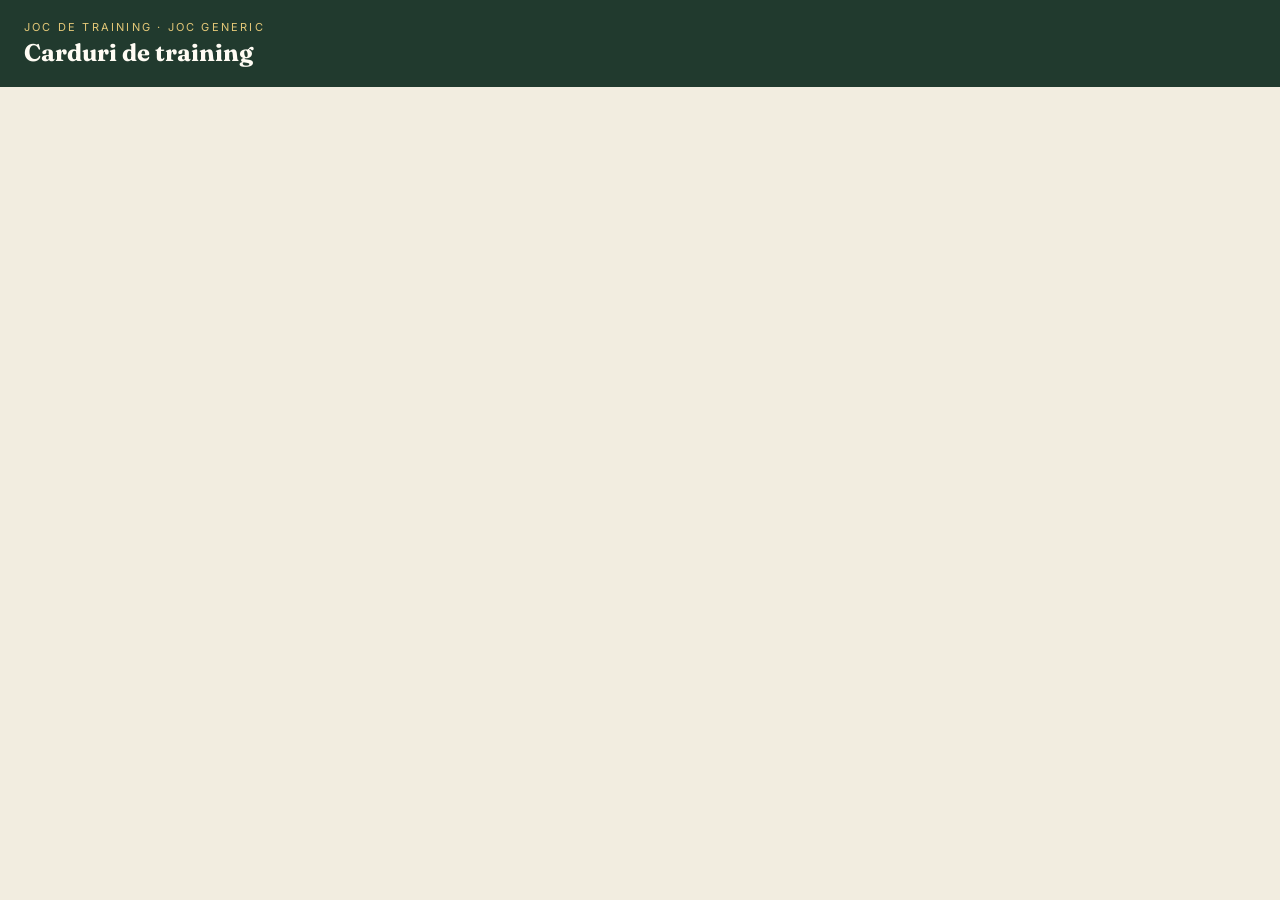
<file: participant.html>
<!DOCTYPE html>
<html lang="ro">
<head>
<meta charset="UTF-8" />
<meta name="viewport" content="width=device-width, initial-scale=1.0" />
<title>Carduri de training</title>
<link rel="stylesheet" href="style.css" />
<script src="theme.js"></script>
</head>
<body>

<header class="app-header">
  <div>
    <div class="eyebrow">Joc de training · Joc generic</div>
    <h1 id="participant-game-title">Carduri de training</h1>
  </div>
</header>

<main id="learner-main">
  <div id="status-box"></div>
  <div id="participant-name-bar" style="display:none; text-align:center; margin-bottom:14px;">
    <span class="badge" id="participant-name-badge"></span>
  </div>
  <div id="session-timer-bar" style="display:none; text-align:center; margin-bottom:24px;">
    <div style="font-size:13px; letter-spacing:0.1em; text-transform:uppercase; color:var(--accent-text); font-family:'Inter',sans-serif;">Timp rămas</div>
    <div id="learner-timer-display" style="font-size:44px; font-family:'Fraunces',serif; font-weight:700; color:var(--green-text);">00:00:00</div>
  </div>

  <div id="private-cards-section" style="display:none;">
    <p style="text-align:center; font-size:13px; color:var(--grey); margin-bottom:14px;">Cardurile tale sunt private — descrie-le verbal colegilor tăi, ei nu le pot vedea.</p>
    <div class="learner-grid" id="learner-grid"></div>
  </div>

  <div id="solution-section" style="display:none; margin-top:40px; padding-top:30px; border-top:2px solid var(--gold);">
    <h2 class="serif" style="text-align:center; color:var(--green-text);">🎯 Soluția dezvăluită</h2>
    <div class="learner-grid" id="solution-grid" style="margin-top:16px;"></div>
  </div>
</main>

<div id="expired-overlay" style="display:none; position:fixed; inset:0; background:rgba(0,0,0,0.78); z-index:80; align-items:center; justify-content:center; text-align:center; padding:20px;">
  <div>
    <div style="font-size:56px; margin-bottom:12px;">⏰</div>
    <div style="font-family:'Fraunces',serif; font-size:32px; font-weight:700; color:#fff;">Timpul a expirat</div>
    <div style="font-family:'Inter',sans-serif; font-size:14px; color:#ddd; margin-top:8px;">Așteaptă instrucțiunile trainerului.</div>
  </div>
</div>

<style>
  #learner-main { max-width: 1900px; }
</style>

<div id="learner-lightbox">
  <img id="learner-lightbox-img" />
</div>

<script type="module" src="participant.js"></script>
</body>
</html>
</file>
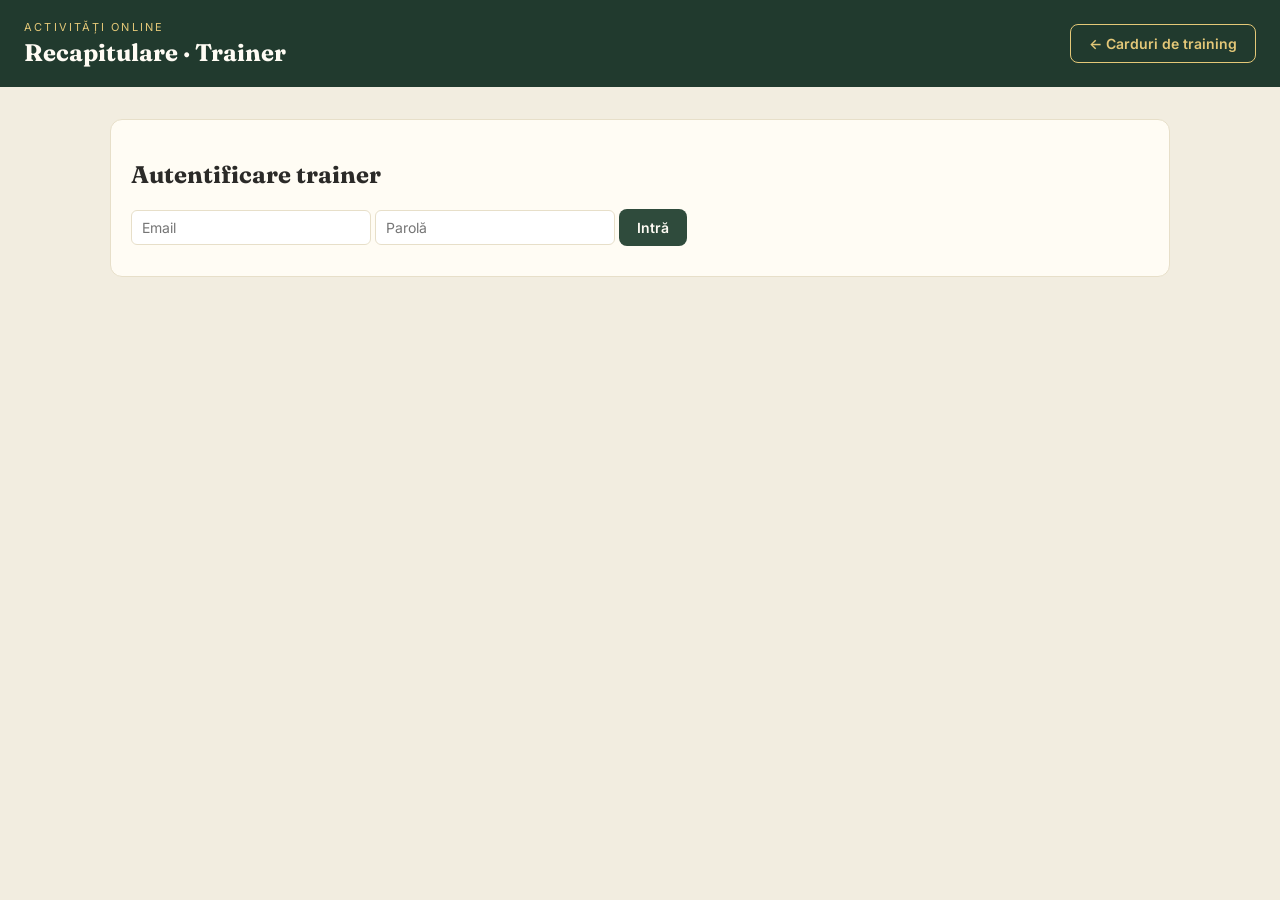
<file: recap-admin.html>
<!doctype html>
<html lang="ro" data-theme-role="trainer">
<head>
  <meta charset="utf-8">
  <meta name="viewport" content="width=device-width,initial-scale=1">
  <title>Recapitulare · Trainer</title>
  <link rel="stylesheet" href="style.css">
  <link rel="stylesheet" href="communication.css">
  <link rel="stylesheet" href="recap.css">
<script src="theme.js"></script>
</head>
<body>
  <header class="app-header">
    <div>
      <div class="eyebrow">Activități online</div>
      <h1>Recapitulare · Trainer</h1>
    </div>
    <div class="header-links">
      <button class="btn outline header-link" id="theme-btn" hidden>🎨 Temă</button>
      <a class="btn outline header-link" href="admin.html">← Carduri de training</a>
    </div>
  </header>

  <button class="btn outline" id="projector-exit">Ieși din modul proiector</button>

  <main>
    <section id="auth-box" class="panel">
      <h2>Autentificare trainer</h2>
      <input id="email" type="email" placeholder="Email">
      <input id="password" type="password" placeholder="Parolă">
      <button class="btn" id="login">Intră</button>
      <div class="error-msg" id="auth-error"></div>
    </section>

    <section id="creator" class="panel" hidden>
      <h2>Pornește o recapitulare</h2>
      <p>Participanții intră pe un link (sau cod QR), sunt împărțiți aleatoriu în două echipe și își aruncă întrebări, ca bulgări de hârtie, către echipa adversă. Poate urma după orice activitate, indiferent de conținut.</p>
      <label for="topic">Tema recapitulării (apare pe ecranele participanților)</label>
      <input id="topic" maxlength="120" placeholder="ex. Hardiness · cele 3 componente">
      <label for="max-questions">Număr maxim de întrebări pe participant <span class="hint">(0 = fără limită)</span></label>
      <input id="max-questions" class="num-input" type="number" min="0" max="100" step="1" value="0" inputmode="numeric">
      <button class="btn" id="create">Creează sesiunea</button>
      <div class="error-msg" id="create-error"></div>
      <details class="recap-help" open>
        <summary>📖 Instrucțiuni: cum folosești Recapitularea</summary>
        <ol>
          <li><b>Pregătire:</b> scrie tema și stabilește <b>numărul maxim de întrebări pe participant</b> (0 = fără limită), apoi apasă „Creează sesiunea”. Limita o poți schimba și mai târziu, din panoul sesiunii.</li>
          <li><b>Intrarea participanților:</b> distribuie linkul sau codul QR. Fiecare intră cu un alias (fără cont) și așteaptă. Vezi în dreapta „Participanți (n)”.</li>
          <li><b>Pornirea:</b> alegi <b>„Start cu timp”</b> (cu minutele și secundele pe care le scrii alături) sau <b>„Start fără timp”</b>. La start, participanții sunt împărțiți aleatoriu în echipele <b>Roșii</b> și <b>Albaștri</b>, cât mai egale (minimum 2 participanți). Cine intră mai târziu e pus automat în echipa mai mică. Spune-le regula: fiecare scrie întrebări pentru echipa adversă, din ce ați recapitulat, și le aruncă; cu timp, pot arunca până expiră cronometrul.</li>
          <li><b>Permite aruncarea:</b> comutatorul <b>„Aruncare”</b> din bara de deasupra câmpului de luptă (rămâne vizibilă când derulezi și apare și în „Mod proiector”), <b>oprit implicit</b>. <b>Cât e oprit</b>, fiecare participant poate <b>scrie și trimite întrebări către echipa adversă</b> (în limita de întrebări pe care ai stabilit-o; 0 = nelimitat), dar în dreptul întrebărilor primite <b>nu apare niciun buton</b>. <b>Când îl pornești</b>, în acel moment <b>apare butonul „Aruncă înapoi”</b> la fiecare întrebare primită de la echipa adversă, iar echipele le pot arunca înapoi. Participanții pot scrie întrebări noi oricând, cât le permite limita. <b>Dacă îl oprești</b> în timpul aruncărilor, butoanele dispar, iar întrebările rămân <b>fixe, în echipele în care erau în clipa opririi</b>. Îl poți porni și opri oricând, de câte ori vrei.</li>
          <li><b>Cronometrul:</b> cu timp, participanții văd timpul rămas sus și, la <b>Pauză</b> sau după expirare, nu mai pot arunca întrebări (nici „Aruncă înapoi”); întrebările rămân vizibile. <b>Pauză / Reia</b> oprește și repornește timpul; <b>Adaugă timp</b> (minute și secunde) prelungește sau, după expirare, repornește cronometrul. Dacă ai pornit fără timp, poți activa un cronometru oricând din panou. În <b>Mod proiector</b> timpul apare mare, pe ecranul din sală.</li>
          <li><b>În timpul jocului:</b> bulgării de hârtie zboară spre tabăra adversă, iar întrebările apar listate pe echipe. Tu vezi și <b>aliasul autorului</b>. Poți <b>ascunde</b> o întrebare nepotrivită (dispare și de la participanți), poți <b>schimba limita</b> de întrebări, poți <b>reîmpărți echipele</b> (întrebările deja aruncate rămân la echipa lor) sau poți apăsa <b>Mod proiector</b> pentru ecranul din sală (rămân doar câmpul de luptă și întrebările). Participanții văd doar echipa autorului.</li>
          <li><b>Sugestie de desfășurare:</b> lasă 5–10 minute pentru aruncat întrebări, apoi citește întrebările cu voce tare, pe rând, iar echipa adversă răspunde oral. Folosește „Copiază întrebările” ca să păstrezi lista.</li>
          <li><b>Încheie:</b> oprește aruncarea de întrebări. Câmpul de luptă și întrebările rămân vizibile la participanți, pentru discuția finală.</li>
          <li><b>Închide de tot:</b> după „Încheie”, șterge definitiv sesiunea, participanții și întrebările; linkul nu mai funcționează, iar participanții văd un mesaj de mulțumire. <b>Copiază întrebările înainte</b>, dacă vrei să le păstrezi. „Sesiune nouă” doar te duce la ecranul de creare, fără să șteargă nimic.</li>
        </ol>
      </details>
    </section>

    <section id="live" hidden>
      <div id="recap-top" class="panel">
        <div class="top-head">
          <div class="top-head-main">
            <span class="badge" id="status-badge"></span>
            <h2 id="topic-title"></h2>
          </div>
          <button class="btn danger" id="end">Încheie</button>
        </div>
        <details class="setup-details" id="setup-details" open>
        <summary id="setup-summary">⚙️ Setări sesiune: link, cod QR, limită de întrebări</summary>
        <p>Link participanți:</p>
        <div class="session-link-box">
          <span id="join-link"></span>
          <button class="btn outline" id="copy">Copiază</button>
        </div>
        <div style="display:flex; gap:8px; flex-wrap:wrap; margin-top:10px;">
          <button class="btn outline" id="qr-btn" style="font-size:12px; padding:5px 10px;">Arată codul QR</button>
          <button class="btn outline" id="qr-dl-btn" style="font-size:12px; padding:5px 10px;">⬇ Descarcă QR</button>
        </div>
        <img id="qr-img" alt="Cod QR" style="display:none; margin-top:8px; width:160px; height:160px; border-radius:8px; border:1px solid var(--parchment-dark); background:#fff;">
        <div class="limit-row">
          <label for="max-live">Număr maxim de întrebări pe participant <span class="hint">(0 = fără limită)</span></label>
          <input id="max-live" class="num-input" type="number" min="0" max="100" step="1" value="0" inputmode="numeric">
        </div>
        </details>
        <div class="start-box" id="start-box" hidden>
          <h4>Start</h4>
          <p class="hint">La start, participanții sunt împărțiți aleatoriu în două echipe. <b>Cu timp</b>: pot arunca întrebări până expiră cronometrul. <b>Fără timp</b>: fără limită, până încheii tu.</p>
          <div class="timer-inputs">
            <input id="start-min" class="timer-num" type="number" min="0" max="180" step="1" value="5" inputmode="numeric" aria-label="Minute"><span>min</span>
            <input id="start-sec" class="timer-num" type="number" min="0" max="59" step="1" value="0" inputmode="numeric" aria-label="Secunde"><span>sec</span>
          </div>
          <div class="start-btns">
            <button class="btn gold" id="start-timed">Start cu timp</button>
            <button class="btn outline" id="start">Start fără timp</button>
          </div>
        </div>
        <div class="recap-controls">
          <button class="btn outline" id="resplit">🔀 Reîmparte echipele</button>
          <button class="btn outline" id="copy-questions">📋 Copiază întrebările</button>
          <button class="btn outline" id="projector">🖥 Mod proiector</button>
          <button class="btn" id="new-session" hidden>Sesiune nouă</button>
          <button class="btn outline" id="delete-session" hidden>🗑 Închide de tot</button>
        </div>
        <p class="hint" id="controls-hint"></p>
        <details class="recap-help">
        <summary>📖 Instrucțiuni: cum folosești Recapitularea</summary>
        <ol>
          <li><b>Pregătire:</b> scrie tema și stabilește <b>numărul maxim de întrebări pe participant</b> (0 = fără limită), apoi apasă „Creează sesiunea”. Limita o poți schimba și mai târziu, din panoul sesiunii.</li>
          <li><b>Intrarea participanților:</b> distribuie linkul sau codul QR. Fiecare intră cu un alias (fără cont) și așteaptă. Vezi în dreapta „Participanți (n)”.</li>
          <li><b>Pornirea:</b> alegi <b>„Start cu timp”</b> (cu minutele și secundele pe care le scrii alături) sau <b>„Start fără timp”</b>. La start, participanții sunt împărțiți aleatoriu în echipele <b>Roșii</b> și <b>Albaștri</b>, cât mai egale (minimum 2 participanți). Cine intră mai târziu e pus automat în echipa mai mică. Spune-le regula: fiecare scrie întrebări pentru echipa adversă, din ce ați recapitulat, și le aruncă; cu timp, pot arunca până expiră cronometrul.</li>
          <li><b>Permite aruncarea:</b> comutatorul <b>„Aruncare”</b> din bara de deasupra câmpului de luptă (rămâne vizibilă când derulezi și apare și în „Mod proiector”), <b>oprit implicit</b>. <b>Cât e oprit</b>, fiecare participant poate <b>scrie și trimite întrebări către echipa adversă</b> (în limita de întrebări pe care ai stabilit-o; 0 = nelimitat), dar în dreptul întrebărilor primite <b>nu apare niciun buton</b>. <b>Când îl pornești</b>, în acel moment <b>apare butonul „Aruncă înapoi”</b> la fiecare întrebare primită de la echipa adversă, iar echipele le pot arunca înapoi. Participanții pot scrie întrebări noi oricând, cât le permite limita. <b>Dacă îl oprești</b> în timpul aruncărilor, butoanele dispar, iar întrebările rămân <b>fixe, în echipele în care erau în clipa opririi</b>. Îl poți porni și opri oricând, de câte ori vrei.</li>
          <li><b>Cronometrul:</b> cu timp, participanții văd timpul rămas sus și, la <b>Pauză</b> sau după expirare, nu mai pot arunca întrebări (nici „Aruncă înapoi”); întrebările rămân vizibile. <b>Pauză / Reia</b> oprește și repornește timpul; <b>Adaugă timp</b> (minute și secunde) prelungește sau, după expirare, repornește cronometrul. Dacă ai pornit fără timp, poți activa un cronometru oricând din panou. În <b>Mod proiector</b> timpul apare mare, pe ecranul din sală.</li>
          <li><b>În timpul jocului:</b> bulgării de hârtie zboară spre tabăra adversă, iar întrebările apar listate pe echipe. Tu vezi și <b>aliasul autorului</b>. Poți <b>ascunde</b> o întrebare nepotrivită (dispare și de la participanți), poți <b>schimba limita</b> de întrebări, poți <b>reîmpărți echipele</b> (întrebările deja aruncate rămân la echipa lor) sau poți apăsa <b>Mod proiector</b> pentru ecranul din sală (rămân doar câmpul de luptă și întrebările). Participanții văd doar echipa autorului.</li>
          <li><b>Sugestie de desfășurare:</b> lasă 5–10 minute pentru aruncat întrebări, apoi citește întrebările cu voce tare, pe rând, iar echipa adversă răspunde oral. Folosește „Copiază întrebările” ca să păstrezi lista.</li>
          <li><b>Încheie:</b> oprește aruncarea de întrebări. Câmpul de luptă și întrebările rămân vizibile la participanți, pentru discuția finală.</li>
          <li><b>Închide de tot:</b> după „Încheie”, șterge definitiv sesiunea, participanții și întrebările; linkul nu mai funcționează, iar participanții văd un mesaj de mulțumire. <b>Copiază întrebările înainte</b>, dacă vrei să le păstrezi. „Sesiune nouă” doar te duce la ecranul de creare, fără să șteargă nimic.</li>
        </ol>
      </details>
      </div>

      <div class="recap-admin-grid">
        <aside class="panel recap-side">
          <h3>Participanți <span id="participants-count">(0)</span></h3>
          <div class="team-boxes" id="team-boxes"></div>
        </aside>
        <div class="recap-main">
          <div class="live-bar" id="live-bar" hidden>
            <div class="allow-panel" id="allow-panel" hidden>
              <label class="switch-row" for="allow-throw">
                <input type="checkbox" id="allow-throw" role="switch" aria-describedby="allow-status">
                <span class="switch-label" id="allow-label">Aruncare oprită</span>
              </label>
              <p class="hint" id="allow-status"></p>
              <div class="allow-toast" id="allow-toast" role="status" aria-live="polite"></div>
            </div>
            <div class="timer-panel" id="timer-panel" hidden>
              <div id="timer-none-box" hidden>
                <span class="hint">Sesiunea rulează fără cronometru.</span>
                <button class="btn outline" id="timer-enable-btn">⏱ Activează un cronometru</button>
                <div id="timer-setup-box" hidden>
                  <div class="timer-inputs">
                    <input id="timer-min" class="timer-num" type="number" min="0" max="180" step="1" value="5" inputmode="numeric" aria-label="Minute"><span>min</span>
                    <input id="timer-sec" class="timer-num" type="number" min="0" max="59" step="1" value="0" inputmode="numeric" aria-label="Secunde"><span>sec</span>
                  </div>
                  <div class="start-btns">
                    <button class="btn gold" id="timer-start-btn">Start cronometru</button>
                    <button class="btn outline" id="timer-cancel-btn">Renunță</button>
                  </div>
                </div>
              </div>
              <div id="timer-running-box" hidden>
                <div class="timer-line">
                  <span class="timer-icon" aria-hidden="true">⏱</span>
                  <div class="timer-display" id="timer-display" role="timer" aria-live="off">00:00</div>
                  <button class="btn outline" id="timer-pause-btn">Pauză</button>
                  <button class="btn outline" id="timer-plus1" title="Adaugă un minut">+1 min</button>
                </div>
                <p class="timer-status" id="timer-status-label"></p>
                <div class="timer-actions">
                  <input id="timer-extend-min" class="timer-num" type="number" min="0" max="180" step="1" value="1" inputmode="numeric" aria-label="Minute de adăugat"><span>min</span>
                  <input id="timer-extend-sec" class="timer-num" type="number" min="0" max="59" step="1" value="0" inputmode="numeric" aria-label="Secunde de adăugat"><span>sec</span>
                  <button class="btn outline" id="timer-extend-btn">Adaugă timp</button>
                </div>
              </div>
            </div>
          </div>
          <div class="proj-timer" id="proj-timer" role="timer" aria-live="off" hidden>00:00</div>
          <p class="topic-line" id="topic-line"></p>
          <div id="arena"></div>
          <div id="qlists"></div>
        </div>
      </div>
    </section>
  </main>

  <script type="module" src="recap-admin.js"></script>
</body>
</html>
</file>
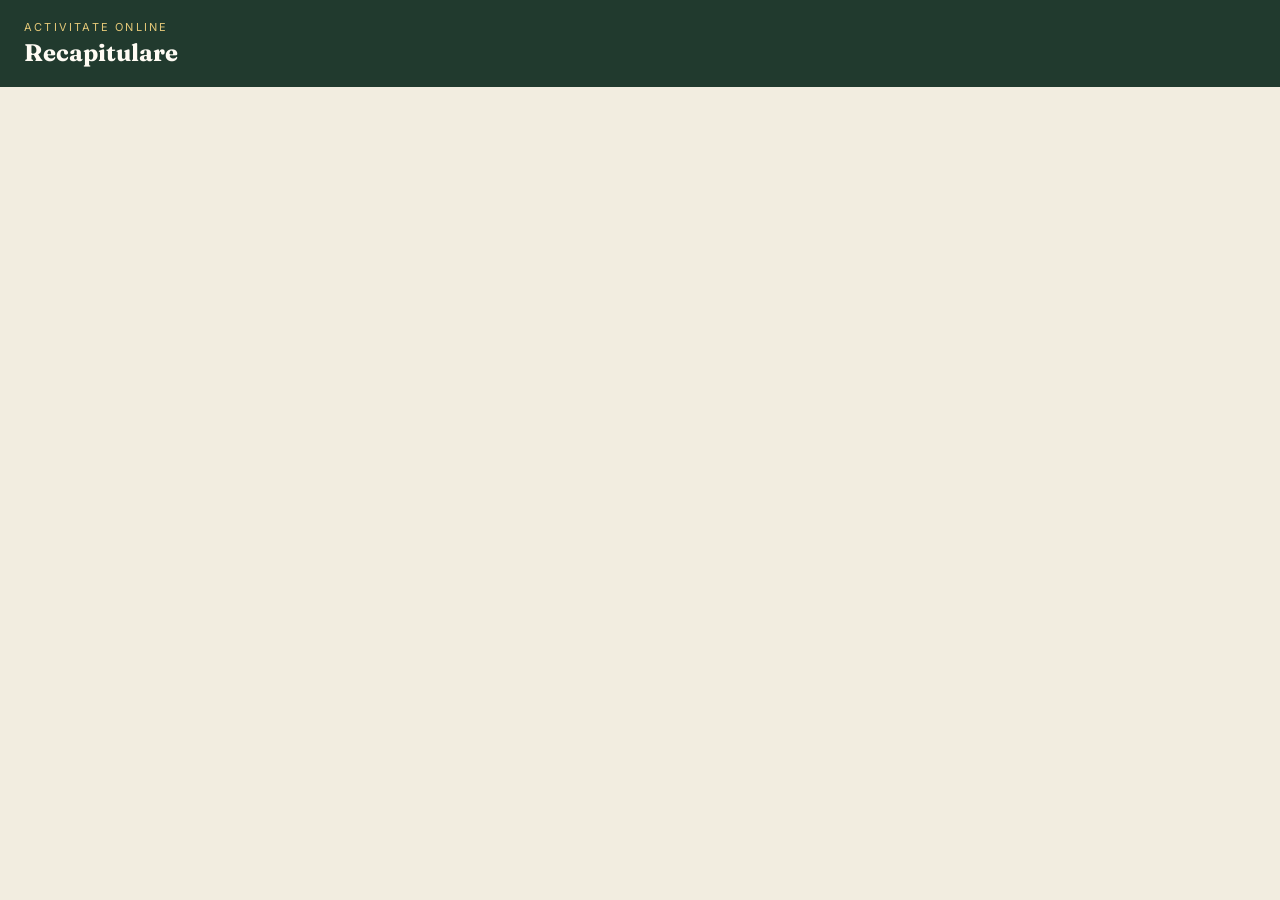
<file: recap.html>
<!doctype html>
<html lang="ro">
<head>
  <meta charset="utf-8">
  <meta name="viewport" content="width=device-width,initial-scale=1">
  <title>Recapitulare</title>
  <link rel="stylesheet" href="style.css">
  <link rel="stylesheet" href="communication.css">
  <link rel="stylesheet" href="recap.css">
<script src="theme.js"></script>
</head>
<body class="participant-page">
  <header class="app-header">
    <div>
      <div class="eyebrow">Activitate online</div>
      <h1 id="title">Recapitulare</h1>
    </div>
  </header>

  <main>
    <section id="error" class="panel" hidden></section>

    <section id="join" class="panel" hidden>
      <h2>Intră în recapitulare</h2>
      <p id="join-topic"></p>
      <p>Alege un alias. Nu este necesară adresa de email. Colegii nu îți vor vedea aliasul: vor vedea doar echipa din care faci parte.</p>
      <input id="alias" maxlength="40" placeholder="Alias">
      <button class="btn" id="join-btn">Intră</button>
      <div class="error-msg" id="join-error"></div>
      <div class="rule" id="alias-suggest" hidden>
        <p id="alias-suggest-text"></p>
        <button class="btn gold" id="alias-yes"></button>
        <button class="btn outline" id="alias-no">Nu, aleg altul</button>
      </div>
    </section>

    <section id="waiting" class="panel" hidden>
      <h2>Ești înregistrat ca <span id="my-alias"></span></h2>
      <p id="waiting-text">Așteaptă ca trainerul să împartă echipele și să pornească recapitularea.</p>
    </section>

    <section id="game" hidden>
      <div class="recap-layout">
        <div class="recap-composer panel" id="composer">
          <button type="button" class="composer-bar" id="composer-bar" aria-expanded="true" aria-controls="composer-body">
            <span class="composer-bar-title" id="composer-bar-title">✏️ Scrie o întrebare</span>
            <span class="composer-bar-info" id="composer-bar-info"></span>
            <span class="composer-bar-chev" id="composer-bar-chev" aria-hidden="true">▾</span>
          </button>
          <div class="composer-body" id="composer-body">
            <div class="team-banner" id="team-banner"></div>
            <label for="q-text" id="q-label">Întrebare pentru echipa adversă</label>
            <textarea id="q-text" maxlength="200" rows="4" placeholder="Scrie o întrebare din ce ați recapitulat…"></textarea>
            <div class="q-meta"><span id="q-count">0/200</span><span id="q-msg" role="status"></span></div>
            <div class="q-left" id="q-left"></div>
            <button class="btn gold" id="throw-btn" disabled>Aruncă întrebarea</button>
          </div>
        </div>
        <div class="recap-visual">
          <div class="timer-bar" id="timer-bar" hidden>
            <div class="timer-label" id="timer-label">Timp rămas</div>
            <div class="timer-display" id="timer-display" role="timer" aria-live="off">00:00</div>
            <div class="timer-note" id="timer-note" role="status"></div>
          </div>
          <div class="ended-note" id="ended-note" role="status" hidden>
            <b>Recapitularea s-a încheiat.</b> Trainerul a oprit aruncarea de întrebări. Mulțumim pentru participare!
          </div>
          <p class="topic-line" id="topic-line"></p>
          <div id="arena"></div>
          <div id="qlists"></div>
        </div>
      </div>
    </section>
  </main>

  <script type="module" src="recap.js"></script>
</body>
</html>
</file>
<file: style.css>
@import url('https://fonts.googleapis.com/css2?family=Fraunces:opsz,wght@9..144,400;9..144,600;9..144,700&family=Inter:wght@400;500;600;700&display=swap');

:root {
  --ink: #2B2A28;
  --parchment: #F2EDE0;
  --parchment-dark: #E7DFC9;
  --green: #2F4B3C;
  --green-deep: #213A2E;
  --gold: #C9992E;
  --gold-soft: #E4C878;
  --grey: #8B8A85;
  --card-bg: #FFFCF4;
  --red: #8B3A2E;
  /* derivate din temă (theme.js le înlocuiește); valorile de aici sunt cele ale temei „Pergament” */
  --ink-soft: #5D5B56;
  --field-bg: #FFFFFF;
  --green-text: #2F4B3C;
  --accent-text: #83682E;
  --accent-soft: #EBDDB5;
  --on-primary: #FFFCF4;
  --on-header: #FFFCF4;
  --on-accent: #1E1D1B;
  --on-red: #FFFCF4;
  --select-bg: #E6E7DE;
  --danger-bg: #F3E9E0;
}

* { box-sizing: border-box; }

body {
  margin: 0;
  background: var(--parchment);
  color: var(--ink);
  font-family: 'Inter', sans-serif;
}

h1, h2, h3, .serif { font-family: 'Fraunces', serif; }

header.app-header {
  background: var(--green-deep);
  padding: 20px 24px;
  display: flex;
  align-items: center;
  justify-content: space-between;
  flex-wrap: wrap;
  gap: 12px;
}

header.app-header .eyebrow {
  color: var(--gold-soft);
  font-size: 11px;
  letter-spacing: 0.2em;
  text-transform: uppercase;
  margin-bottom: 4px;
}

header.app-header h1 {
  color: var(--on-header);
  font-size: 24px;
  margin: 0;
}

main {
  max-width: 1100px;
  margin: 0 auto;
  padding: 32px 20px 60px;
}

.btn {
  background: var(--green);
  color: var(--on-primary);
  border: none;
  padding: 10px 18px;
  border-radius: 8px;
  font-family: 'Inter', sans-serif;
  font-weight: 600;
  font-size: 14px;
  cursor: pointer;
  transition: opacity 0.15s;
}
.btn:hover { filter: brightness(0.93); } /* nu opacitate: textul păstrează contrastul și la hover */
.btn:disabled { opacity: 0.4; cursor: not-allowed; }
.btn.gold { background: var(--gold); color: var(--on-accent); }
.btn.outline { background: transparent; border: 1px solid var(--green-text); color: var(--green-text); }
.btn.danger { background: var(--red); color: var(--on-red); }

input, textarea, select {
  font-family: 'Inter', sans-serif;
  border: 1px solid var(--parchment-dark);
  border-radius: 6px;
  padding: 8px 10px;
  background: var(--field-bg);
  color: var(--ink);
  font-size: 14px;
}

.panel {
  background: var(--card-bg);
  border: 1px solid var(--parchment-dark);
  border-radius: 12px;
  padding: 20px;
  margin-bottom: 16px;
}

.badge {
  display: inline-block;
  background: var(--gold);
  color: var(--on-accent);
  font-size: 11px;
  font-weight: 700;
  text-transform: uppercase;
  letter-spacing: 0.05em;
  padding: 3px 8px;
  border-radius: 4px;
}

.login-wrap {
  max-width: 380px;
  margin: 80px auto;
  padding: 32px;
  background: var(--card-bg);
  border-radius: 14px;
  border: 1px solid var(--parchment-dark);
}
.login-wrap label { display: block; font-size: 13px; margin: 12px 0 4px; font-weight: 600; }
.login-wrap input { width: 100%; }
.error-msg { color: var(--red); font-size: 13px; margin-top: 10px; }
.error-msg:not(:empty) {
  background: var(--danger-bg);
  border: 1px solid var(--red);
  border-left: 4px solid var(--red);
  border-radius: 6px;
  padding: 10px 14px;
  font-weight: 600;
  display: flex;
  align-items: flex-start;
  gap: 8px;
  animation: error-pop 0.25s ease-out;
}
.error-msg:not(:empty)::before { content: "⚠️"; flex-shrink: 0; }
@keyframes error-pop {
  0% { transform: scale(0.97); opacity: 0; }
  100% { transform: scale(1); opacity: 1; }
}

/* --- Admin: grid de carduri --- */
.card-grid {
  display: grid;
  grid-template-columns: repeat(auto-fill, minmax(210px, 1fr));
  gap: 18px;
}

.card-tile {
  position: relative;
  background: var(--card-bg);
  border: 2px solid var(--parchment-dark);
  border-radius: 10px;
  cursor: pointer;
  transition: transform 0.15s, border-color 0.15s;
  text-align: center;
}
.card-tile:hover { transform: translateY(-2px); }
.card-tile.highlighted {
  border-color: var(--green-text);
  animation: tile-highlight-pulse 1.6s ease-in-out infinite;
}
@keyframes tile-highlight-pulse {
  0%, 100% {
    box-shadow:
      0 0 0 3px var(--green-text),
      0 0 14px 5px rgba(33, 58, 46, 0.4);
  }
  50% {
    box-shadow:
      0 0 0 5px var(--green-text),
      0 0 28px 12px rgba(33, 58, 46, 0.2);
  }
}
.card-tile img {
  width: 100%;
  aspect-ratio: 3 / 4;
  object-fit: contain;
  display: block;
  background: var(--parchment-dark);
}
.card-tile .tile-label { padding: 10px 8px 4px; font-size: 15px; font-weight: 700; font-family: 'Fraunces', serif; }
.card-tile .tile-controls { padding: 4px 8px 10px; display: flex; justify-content: center; gap: 6px; }

.toggle-flip {
  font-size: 11px;
  padding: 4px 8px;
  border-radius: 5px;
  border: 1px solid var(--green-text);
  background: transparent;
  color: var(--green-text);
  cursor: pointer;
}
.toggle-flip.active { background: var(--green); color: var(--on-primary); }

/* --- Cursant: carduri flip --- */
.learner-grid {
  display: flex;
  flex-wrap: wrap;
  justify-content: center;
  gap: 22px;
}

.flip-card-wrap { display: flex; flex-direction: column; align-items: center; }

.flip-card {
  perspective: 1200px;
  --ar: 0.75; /* suprascris inline, per card, cu raportul real latime/inaltime */
  height: min(62vh, 88vw / var(--ar)); /* alege automat limita mai restrictiva - inaltime sau latime - deci functioneaza corect in orice orientare */
  width: calc(min(62vh, 88vw / var(--ar)) * var(--ar));
  min-height: 170px;
  max-height: 620px;
}
.flip-card-inner {
  position: relative;
  width: 100%;
  height: 100%;
  transition: transform 0.65s cubic-bezier(0.4, 0.15, 0.2, 1);
  transform-style: preserve-3d;
  border-radius: 12px;
}
.flip-card.flipped .flip-card-inner { transform: rotateY(180deg); }

.flip-face {
  position: absolute;
  inset: 0;
  backface-visibility: hidden;
  border-radius: 12px;
  overflow: hidden;
  border: 3px solid var(--parchment-dark);
  background: var(--card-bg);
}
.flip-face img { width: 100%; height: 100%; object-fit: contain; }
.flip-face.back { transform: rotateY(180deg); }

/* card static, fara flip (folosit pentru mana privata a unui participant, la modul Colourblind) */
.static-card {
  width: 100%;
  height: 100%;
  border-radius: 12px;
  border: 3px solid var(--parchment-dark);
  background: var(--card-bg);
  overflow: hidden;
}
.static-card img { width: 100%; height: 100%; object-fit: contain; }

.flip-card.is-highlighted .flip-face { border-color: var(--green-text); }
.flip-card.is-highlighted {
  border-radius: 12px;
  animation: card-highlight-pulse 1.6s ease-in-out infinite;
}
@keyframes card-highlight-pulse {
  0%, 100% {
    box-shadow:
      0 0 0 4px var(--green-text),
      0 0 16px 6px rgba(33, 58, 46, 0.45);
  }
  50% {
    box-shadow:
      0 0 0 6px var(--green-text),
      0 0 34px 14px rgba(33, 58, 46, 0.25);
  }
}
.flip-card.can-flip { cursor: pointer; }
.flip-card.can-flip .flip-face.front::after {
  content: attr(data-hint);
  position: absolute;
  bottom: 0; left: 0; right: 0;
  background: rgba(47,75,60,0.85);
  color: #fff;
  font-size: 11px;
  text-align: center;
  padding: 5px;
}
.flip-card.can-flip .flip-face.back::after {
  content: attr(data-hint);
  position: absolute;
  bottom: 0; left: 0; right: 0;
  background: rgba(201,153,46,0.9);
  color: #2B2A28;
  font-size: 11px;
  font-weight: 600;
  text-align: center;
  padding: 5px;
}

.card-title { text-align: center; margin-top: 8px; font-size: 13px; font-weight: 600; }

.session-link-box {
  display: flex;
  align-items: center;
  gap: 10px;
  background: var(--parchment);
  border-radius: 8px;
  padding: 10px 14px;
  font-size: 13px;
}
.session-link-box span {
  flex: 1 1 auto;
  min-width: 0; /* permite linkului sa se ingusteze/desparta pe mai multe randuri, in loc sa impinga butonul */
  word-break: break-all;
}
.session-link-box button {
  flex-shrink: 0; /* butonul "Copiaza" nu se mai comprima niciodata - textul ramane pe un singur rand */
  white-space: nowrap;
}

#qr-canvas { border-radius: 8px; border: 1px solid var(--parchment-dark); }

.bulk-pair-row {
  display: flex;
  align-items: center;
  gap: 10px;
  padding: 8px;
  border: 1px solid var(--parchment-dark);
  border-radius: 8px;
  background: var(--parchment);
}
.bulk-pair-row img { width: 44px; height: 58px; object-fit: cover; border-radius: 4px; background: var(--parchment-dark); }
.bulk-pair-row input { flex: 1; min-width: 0; }
.bulk-pair-row.incomplete { border-color: var(--red); }
.bulk-pair-row .pair-warning { font-size: 11px; color: var(--red); }
code { background: var(--parchment-dark); padding: 1px 5px; border-radius: 4px; font-size: 12px; }

.flip-card-wrap { position: relative; }
.zoom-btn {
  position: absolute;
  top: 8px;
  right: 8px;
  z-index: 5;
  background: rgba(33,58,46,0.85);
  color: #fff;
  border: none;
  border-radius: 6px;
  padding: 5px 8px;
  font-size: 13px;
  cursor: pointer;
}
.zoom-btn:hover { background: var(--green-deep); }

#learner-lightbox {
  display: none;
  position: fixed;
  inset: 0;
  background: rgba(0,0,0,0.8);
  z-index: 60;
  padding: 30px;
  cursor: zoom-out;
  overflow: auto; /* permite derularea peste imaginea marita, cand e in modul de super-zoom */
}
#learner-lightbox img {
  display: block;
  margin: auto; /* centreaza cat timp incape pe ecran; spre deosebire de align-items:center pe
                   container, asta permite derularea completa (inclusiv pana sus/stanga) odata
                   ce imaginea devine mai mare decat ecranul - un bug clasic de CSS altfel */
  max-width: 90vw;
  max-height: 90vh;
  border-radius: 12px;
  cursor: zoom-in;
  transition: transform 0.15s;
}
#learner-lightbox img.super-zoom {
  transform: scale(1.5); /* marire proportionala fata de dimensiunea deja "potrivita pe ecran" - moderata, nu uriasa */
  cursor: zoom-out;
}

/* eticheta "pagina X din 2" - apare doar la cardurile cu al doilea verso, cat timp e afisat versoul */
#lightbox-page-label {
  display: none;
  position: fixed;
  top: 18px;
  left: 50%;
  transform: translateX(-50%);
  background: rgba(201,153,46,0.95);
  color: #2B2A28;
  font-weight: 700;
  font-size: 13px;
  padding: 6px 16px;
  border-radius: 20px;
  z-index: 65;
  pointer-events: none;
}

#lightbox {
  display: none;
  position: fixed;
  inset: 0;
  background: rgba(0,0,0,0.8);
  z-index: 60;
  padding: 30px;
  cursor: zoom-out;
  overflow: auto;
}
#lightbox img {
  display: block;
  margin: auto;
  max-width: 90vw;
  max-height: 90vh;
  border-radius: 12px;
  cursor: zoom-in;
  transition: transform 0.15s;
}
#lightbox img.super-zoom {
  transform: scale(1.5);
  cursor: zoom-out;
}

/* Modal generic (folosit pt. Statistici traineri) */
.modal-overlay {
  display: none;
  position: fixed;
  inset: 0;
  background: rgba(43,42,40,0.6);
  z-index: 70;
  align-items: flex-start;
  justify-content: center;
  padding: 40px 16px;
  overflow: auto;
}
.modal-box {
  background: var(--card-bg);
  border-radius: 14px;
  padding: 22px 24px 26px;
  max-width: 720px;
  width: 100%;
  box-shadow: 0 10px 40px rgba(0,0,0,0.3);
}
.stats-table { width: 100%; border-collapse: collapse; font-size: 13px; }
.stats-table th, .stats-table td { padding: 8px 10px; border-bottom: 1px solid var(--parchment-dark); text-align: center; white-space: nowrap; }
.stats-table th:first-child, .stats-table td:first-child { text-align: left; white-space: normal; }
.stats-table thead th { font-family: 'Fraunces', serif; font-weight: 600; }
.stats-table tfoot td { font-weight: 700; border-top: 2px solid var(--parchment-dark); border-bottom: none; }
.stats-table tbody tr:hover { background: var(--parchment); }

.picker-row {
  display: flex;
  align-items: center;
  gap: 8px;
  padding: 6px 10px 6px 6px;
  border: 1px solid var(--parchment-dark);
  border-radius: 8px;
  background: var(--card-bg);
  font-size: 13px;
  min-width: 180px;
}
.picker-row img { width: 30px; height: 40px; object-fit: cover; border-radius: 3px; background: var(--parchment-dark); }
.picker-row input { width: auto; }

/* --- Flip 3D pentru miniaturile din admin (deck + panou de control) --- */
.mini-flip {
  position: relative;
  perspective: 900px;
  width: 100%;
  aspect-ratio: 3 / 4;
  cursor: pointer;
  border-radius: 8px 8px 0 0;
  overflow: hidden; /* rotunjeste doar imaginea, fara sa taie glow-ul de pe tot tile-ul */
}
.mini-flip-inner {
  position: relative;
  width: 100%;
  height: 100%;
  transition: transform 0.55s cubic-bezier(0.4, 0.15, 0.2, 1);
  transform-style: preserve-3d;
}
.mini-flip.flipped .mini-flip-inner { transform: rotateY(180deg); }
.mini-flip-face {
  position: absolute;
  inset: 0;
  width: 100%;
  height: 100%;
  object-fit: contain;
  background: var(--parchment-dark);
  backface-visibility: hidden;
}
.mini-flip-face.back { transform: rotateY(180deg); }

/* indicatie "poti intoarce cardul" - doar la mana privata de alegere (Hardiness) */
.mini-flip-hint {
  position: absolute;
  bottom: 0; left: 0; right: 0;
  font-size: 10px;
  text-align: center;
  padding: 4px;
  color: #fff;
  pointer-events: none;
  z-index: 3;
}
.mini-flip-hint.front-hint { background: rgba(47,75,60,0.85); }
.mini-flip-hint.back-hint { background: rgba(201,153,46,0.9); color: #2B2A28; display: none; }
.mini-flip.flipped .mini-flip-hint.front-hint { display: none; }
.mini-flip.flipped .mini-flip-hint.back-hint { display: block; }

.empty-state {
  text-align: center;
  padding: 60px 20px;
  color: var(--grey);
}
.learner-grid .empty-state { flex: 1 1 100%; }

/* Colourblind (desktop): fara text pe carduri, deci le facem mai mici, 3-4 pe rand */
@media (min-width: 641px) {
  #cb-main .learner-grid {
    display: grid;
    grid-template-columns: repeat(auto-fill, minmax(190px, 1fr));
    justify-items: center;
  }
  #cb-main .flip-card-wrap { width: 100%; }
  #cb-main .flip-card {
    width: 100%;
    height: auto;
    aspect-ratio: var(--ar);
    min-height: 0;
    max-height: none;
  }
}

/* Colourblind: panoul evidentiat cu cardurile dezvaluite de trainer - ascuns cat timp nu s-a dezvaluit nimic */
.trainer-reveal-panel {
  background: var(--accent-soft);
  border: 2px solid var(--gold);
  border-radius: 16px;
  padding: 18px 20px 22px;
  margin: 0 auto 28px;
  max-width: 480px;
}
/* 1-2 carduri, mereu centrate, indiferent de layout-ul grid folosit de restul grilelor Colourblind mai sus */
#cb-main #cb-trainer-reveal-grid { display: flex; flex-wrap: wrap; justify-content: center; }
#cb-main #cb-trainer-reveal-grid .flip-card-wrap { width: auto; }
#cb-main #cb-trainer-reveal-grid .flip-card {
  width: 190px;
  max-width: 40vw;
  height: auto;
  aspect-ratio: var(--ar);
  min-height: 0;
  max-height: none;
}

/* --- Responsive / mobil --- */
@media (max-width: 640px) {
  main { padding: 20px 14px 40px; }
  header.app-header { padding: 16px; }
  header.app-header h1 { font-size: 20px; }
  .login-wrap { margin: 32px auto; padding: 22px; max-width: 92vw; }
  .panel { padding: 14px; }
  .card-grid { grid-template-columns: repeat(auto-fill, minmax(130px, 1fr)); gap: 12px; }
  .card-tile .tile-label { font-size: 13px; padding: 8px 6px 2px; }
  .tile-controls { flex-wrap: wrap; }
  .toggle-flip { font-size: 10px; padding: 4px 6px; }
  .learner-grid { gap: 14px; }
  .card-title { font-size: 12px; }
  .zoom-btn { padding: 6px 9px; font-size: 14px; }
  #qr-canvas { width: 160px !important; height: 160px !important; }
  .session-link-box { font-size: 12px; }
}

/* comutator on/off (toggle switch) */
.switch { position: relative; display: inline-block; width: 46px; height: 24px; flex-shrink: 0; }
.switch input { opacity: 0; width: 0; height: 0; }
.switch .slider { position: absolute; cursor: pointer; inset: 0; background: var(--parchment-dark); transition: 0.2s; border-radius: 24px; }
.switch .slider::before { position: absolute; content: ""; height: 18px; width: 18px; left: 3px; bottom: 3px; background: #fff; transition: 0.2s; border-radius: 50%; box-shadow: 0 1px 3px rgba(0,0,0,0.3); }
.switch input:checked + .slider { background: var(--green); }
.switch input:checked + .slider::before { transform: translateX(22px); }
.switch-row { display: flex; align-items: center; gap: 12px; }

/* grupa completa (mod Selectie) - toti cursantii au ales */
.btn.group-complete { background: #88d45f; color: #1E3A24; border-color: #6bbf3f; }
.btn.group-complete.group-complete-selected { box-shadow: 0 0 0 3px var(--gold); }

/* chip de prezenta (dreptunghi rotunjit) - aceleasi culori ca la grupa completa/incompleta din Selectie/Hardiness */
.status-chip {
  display: inline-block;
  font-size: 13px;
  font-weight: 600;
  padding: 6px 14px;
  margin: 0 0 10px;
  border-radius: 8px;
  border: 1px solid var(--parchment-dark);
  background: var(--parchment-dark);
  color: var(--ink);
}
.status-chip.incomplete { background: transparent; border-color: var(--green-text); color: var(--green-text); }
.status-chip.complete { background: #88d45f; border-color: #6bbf3f; color: #1E3A24; }

/* butonul "Am ales" - floating, mereu la vedere, indiferent de scroll (mobil si desktop) */
#selection-submit-bar {
  position: fixed;
  left: 0;
  right: 0;
  bottom: 22px;
  display: flex;
  justify-content: center;
  z-index: 40;
  pointer-events: none; /* zona goala din jurul butonului nu blocheaza click-urile pe carduri */
}
#selection-submit-bar .btn {
  pointer-events: auto;
  box-shadow: 0 6px 20px rgba(33, 58, 46, 0.35);
  padding: 14px 36px;
  font-size: 15px;
}

/* selectarea cardurilor la modul Selectie (Hardiness) - bifa vizibila, cu evidentiere puternica a cardului */
.pick-row {
  display: flex;
  align-items: center;
  gap: 10px;
  padding: 10px;
  cursor: pointer;
  font-size: 13px;
  font-weight: 700;
  color: var(--green-text);
}
.pick-row input[type="checkbox"] {
  width: 26px;
  height: 26px;
  accent-color: var(--green);
  cursor: pointer;
  flex-shrink: 0;
}
.card-tile.selected {
  border-color: var(--green-text);
  background: var(--select-bg);
  box-shadow: 0 0 0 2px var(--green-text);
}

/* Sesiuni & Control live: doua coloane cat timp o sesiune e activa (control in stanga,
   sesiune/linkuri/cronometru in dreapta) - clasa se adauga/elimina din JS, ca sa nu ramana
   o coloana goala cand doar sesion-panel e vizibil (inainte de creare sesiune). */
#sessions-grid-wrap.two-col {
  display: grid;
  grid-template-columns: 1fr 1fr;
  gap: 20px;
  align-items: start;
}
@media (max-width: 900px) {
  #sessions-grid-wrap.two-col {
    grid-template-columns: 1fr; /* pe ecrane mai mici (inclusiv mobil), cele doua panouri cad intr-o singura coloana, cu scroll normal */
  }
}

/* formularul de creare sesiune: coloana "cursanti" si coloana "carduri", una langa alta */
.form-two-col {
  display: grid;
  grid-template-columns: 1fr 1fr;
  gap: 24px;
  align-items: start;
}
@media (max-width: 640px) {
  .form-two-col {
    grid-template-columns: 1fr;
  }
}
</file>
<file: communication.css>
/* Nodul comunicarii - stiluri specifice activitatilor online */
.comm-grid {
  display:grid;
  gap:18px;
}

.comm-grid.two {
  grid-template-columns:1fr 1fr;
}

.comm-grid.three {
  grid-template-columns:repeat(3,1fr);
}

.mode-card {
  border:2px solid var(--parchment-dark);
  background:var(--card-bg);
  border-radius:14px;
  padding:24px;
  text-align:left;
  cursor:pointer;
  color:var(--ink);
}

.mode-card:hover {
  border-color:var(--gold);
  transform:translateY(-2px);
}

.mode-card b,.mode-card span {
  display:block;
}

.mode-card span {
  margin-top:8px;
  color:var(--grey);
}

.comm-toolbar {
  display:flex;
  align-items:center;
  justify-content:space-between;
  gap:12px;
  flex-wrap:wrap;
}

.header-link {
  text-decoration:none;
  border-color:var(--gold-soft)!important;
  color:var(--gold-soft)!important;
}

.rule,.transfer {
  padding:14px;
  border-left:5px solid var(--gold);
  background:var(--parchment);
  border-radius:8px;
}

/* Canvas 4:3, responsive: latimea e limitata de container si de inaltimea ferestrei
   (sa incapa pe verticala), dar nu sub 480px pe ecrane late. Pe telefon in portret ia toata latimea.
   A doua linie (dvh) o inlocuieste pe prima in browserele care o cunosc. */
.canvas-wrap {
  display:block;
  position:relative;
  width:100%; /* mărimea o stabilește cadrul .grid-frame.is-canvas */
  aspect-ratio:4 / 3;
  margin:0;
}
.draw-canvas {
  display:block;
  width:100%;
  height:100%;
  box-sizing:border-box;
  background:white;
  border:2px dashed var(--green-text);
  border-radius:10px;
  touch-action:none;
}

.canvas-tools {
  display:flex;
  flex-wrap:wrap;
  align-items:center;
  gap:8px 14px;
  margin:10px 0;
}

.tool-group {
  display:flex;
  flex-wrap:wrap;
  align-items:center;
  gap:6px;
}

.tool-btn {
  font-family:inherit;
  font-weight:600;
  font-size:14px;
  padding:8px 12px;
  border-radius:8px;
  border:1px solid var(--green-text);
  background:transparent;
  color:var(--green-text);
  cursor:pointer;
}
.tool-btn.active {
  background:var(--green);
  color:var(--on-primary);
}
.tool-btn.clear {
  border-color:var(--red);
  color:var(--red);
}

.swatch {
  width:32px;
  height:32px;
  padding:0;
  border-radius:50%;
  background:var(--c);
  border:2px solid #fff;
  box-shadow:0 0 0 1px #b9b09a;
  cursor:pointer;
}
.swatch.active {
  box-shadow:0 0 0 3px var(--green-text);
}

/* buline multicolora = culoare la alegere; inelul interior arata culoarea aleasa */
.swatch.custom {
  position:relative;
  display:inline-block;
  box-sizing:border-box;
  background:conic-gradient(#e53935, #fdd835, #43a047, #00acc1, #3949ab, #d81b60, #e53935);
}
.swatch.custom::after {
  content:"";
  position:absolute;
  inset:9px;
  border-radius:50%;
  background:var(--c);
  border:2px solid #fff;
  pointer-events:none;
}
.swatch.custom input {
  position:absolute;
  inset:0;
  width:100%;
  height:100%;
  opacity:0;
  cursor:pointer;
  border:0;
  padding:0;
}

.draw-canvas.erasing {
  cursor:cell;
}

.how-to {
  margin:12px 0 4px;
  padding:8px 14px;
  border:1px solid var(--parchment-dark);
  border-radius:8px;
  background:var(--card-bg);
  font-size:14px;
}
.how-to summary {
  cursor:pointer;
  font-weight:600;
}
.how-to ul {
  margin:8px 0 2px;
  padding-left:20px;
}
.how-to li {
  margin:3px 0;
}

.model-grid {
  display:grid;
  grid-template-columns:repeat(4,72px);
  grid-template-rows:repeat(4,72px);
  gap:6px;
  justify-content:center;
  margin:18px auto;
}

.model-cell {
  border:1px dashed var(--grey);
  border-radius:8px;
  display:flex;
  align-items:center;
  justify-content:center;
  font-size:34px;
  background:var(--field-bg);
  cursor:pointer;
}

.piece-tray {
  display:flex;
  justify-content:center;
  gap:10px;
  flex-wrap:wrap;
}

.piece {
  font-size:30px;
  border:1px solid var(--parchment-dark);
  background:var(--field-bg);
  border-radius:8px;
  padding:8px 13px;
  cursor:pointer;
}

.piece.active {
  outline:3px solid var(--gold);
}

.results-grid {
  display:grid;
  grid-template-columns:repeat(auto-fill,minmax(180px,1fr));
  gap:12px;
}

.result-card {
  border:1px solid var(--parchment-dark);
  border-radius:10px;
  padding:10px;
  background:var(--field-bg);
}

.result-card img {
  width:100%;
  height:160px;
  object-fit:contain;
  background:#fafafa;
}

.mini-model {
  display:grid;
  grid-template-columns:repeat(4,35px);
  grid-template-rows:repeat(4,35px);
  gap:2px;
}

.mini-model span {
  display:flex;
  align-items:center;
  justify-content:center;
  border:1px solid var(--parchment-dark);
  font-size:20px;
}

.client-box textarea {
  width:100%;
  min-height:110px;
  margin:8px 0;
}

.choice-list label {
  display:block;
  padding:8px;
  background:var(--field-bg);
  border-radius:8px;
  margin:6px 0;
}

.submit-fixed {
  margin-top:16px;
}


@media (max-width: 850px) {
  .comm-grid.two,.comm-grid.three {
    grid-template-columns:1fr;
  }
  .model-grid {
    grid-template-columns:repeat(4,60px);
    grid-template-rows:repeat(4,60px);
  }
}

/* Telefon in landscape (ecran scund): instructiunile in stanga, canvasul cat mai mare in dreapta */
@media (orientation: landscape) and (max-height: 520px) {
  body.participant-page:has(#activity:not([hidden]) .draw-canvas) header.app-header {
    display:none;
  }
  body.participant-page:has(#activity:not([hidden]) .draw-canvas) main {
    max-width:none;
    padding:8px 12px;
  }
  #activity .panel:has(.draw-canvas) {
    display:grid;
    grid-template-columns:minmax(170px, 272px) 1fr;
    grid-template-rows:repeat(6, auto) 1fr;
    column-gap:16px;
    align-items:start;
    padding:10px;
    margin-bottom:0;
  }
  #activity .panel:has(.draw-canvas) > *,
  #activity .panel:has(.draw-canvas) #content > .canvas-tools,
  #activity .panel:has(.draw-canvas) #content > .how-to {
    grid-column:1;
  }
  #activity .panel:has(.draw-canvas) .how-to {
    margin:0 0 4px;
    font-size:12px;
  }
  #activity .panel:has(.draw-canvas) .canvas-tools {
    margin:6px 0;
    gap:6px;
  }
  #activity .panel:has(.draw-canvas) .tool-btn {
    padding:6px 8px;
    font-size:12px;
  }
  #activity .panel:has(.draw-canvas) .swatch {
    width:26px;
    height:26px;
  }
  #activity .panel:has(.draw-canvas) .tool-group {
    gap:5px;
  }
  #activity .panel:has(.draw-canvas) #round-title {
    margin:2px 0 6px;
    font-size:22px;
  }
  #activity .panel:has(.draw-canvas) #rule {
    margin:6px 0;
    padding:8px 10px;
    font-size:13px;
  }
  #activity .panel:has(.draw-canvas) #submit {
    margin-top:4px;
  }
  #activity .panel:has(.draw-canvas) #content {
    display:contents;
  }
  #activity .panel:has(.draw-canvas) .grid-frame.is-canvas {
    grid-column:2;
    grid-row:1 / 8;
    width:min(100%, calc((100vh - 56px) * 4 / 3));
    width:min(100%, calc((100dvh - 56px) * 4 / 3));
  }
  /* cu grila pornită, cadrul primește și marginea pentru etichete; canvasul rămâne în ecran pe înălțime */
  body.grid-on #activity .panel:has(.draw-canvas) .grid-frame.is-canvas {
    width:min(100%, calc((100dvh - 56px - var(--gutter)) * 4 / 3 + var(--gutter)));
  }
}

/* desen de referinta + suprapunere (panoul trainerului) */
.model-fig-block {
  margin:10px 0;
}
.model-fig {
  margin-top:10px;
  max-width:460px;
  border:1px solid var(--parchment-dark);
  border-radius:8px;
  background:#fff;
  color:#1a1a1a;
}
.model-fig svg {
  display:block;
  width:100%;
  height:auto;
}

.overlay-control {
  display:inline-flex;
  align-items:center;
  gap:8px;
  margin:0 0 10px;
  font-size:14px;
  cursor:pointer;
}

.overlay-control[hidden] {
  display:none;
}

.results-grid.is-draw {
  grid-template-columns:repeat(auto-fill, minmax(200px, 1fr));
}
.draw-wrap {
  position:relative;
  aspect-ratio:4 / 3;
  background:#fff;
  border:1px solid var(--parchment-dark);
  border-radius:6px;
  overflow:hidden;
}
.result-card .draw-wrap img {
  display:block;
  width:100%;
  height:100%;
  object-fit:contain;
  background:#fff;
}
.model-overlay {
  display:none;
  position:absolute;
  inset:0;
  color:#d32f2f;
  opacity:.65;
  pointer-events:none;
}
.model-overlay svg {
  display:block;
  width:100%;
  height:100%;
}
.results-grid.show-overlay .model-overlay {
  display:block;
}

/* pasul „Compara si observa” (participant): desenul meu / modelul / suprapus */
.draw-wrap img {
  display:block;
  width:100%;
  height:100%;
  object-fit:contain;
  background:#fff;
}
.view-switch {
  margin:8px 0 10px;
}
.reveal-draw {
  max-width:none; /* limita de mărime e pe cadru (.grid-frame.reveal), ca etichetele grilei să rămână lipite de desen */
}
.reveal-draw[data-view="both"] .model-overlay {
  display:block;
}
.hint {
  font-size:14px;
  color:var(--ink-soft, #5a5a4a);
}

/* Reconstruieste modelul: comparatie model / rezultat */
.mini-model span.ok {
  color:#1a1a1a;
  background:#dcefd8;
  border-color:#2e7d32;
}
.mini-model span.bad {
  color:#1a1a1a;
  background:#f8dfd9;
  border-color:#c0392b;
}
.compare-row {
  display:flex;
  flex-wrap:wrap;
  gap:20px 32px;
  align-items:flex-start;
  margin:10px 0;
}
.compare-row figure {
  margin:0;
}
.compare-row figcaption {
  font-weight:600;
  margin-bottom:6px;
}
.compare-row .mini-model {
  grid-template-columns:repeat(4, 46px);
  grid-template-rows:repeat(4, 46px);
}
.compare-row .mini-model span {
  font-size:26px;
}
.score-badge {
  display:inline-block;
  padding:6px 12px;
  border-radius:8px;
  background:var(--accent-soft);
  font-weight:600;
}
.result-card.mine {
  border-color:var(--green-text);
  box-shadow:0 0 0 2px var(--green-text);
}
.results-grid.own-result {
  grid-template-columns:minmax(200px, 300px);
  margin-bottom:6px;
}

/* imaginea de referinta (scenarii proprii) */
.model-fig img {
  display:block;
  width:100%;
  height:auto;
}
.model-overlay img {
  display:block;
  width:100%;
  height:100%;
  object-fit:fill;
}
.model-overlay img.blend {
  mix-blend-mode:multiply;
}
.draw-wrap img.model-orig {
  display:none;
  position:absolute;
  inset:0;
  width:100%;
  height:100%;
  background:#fff;
}
.reveal-draw[data-view="model"] img.model-orig {
  display:block;
  visibility:visible;
}
/* suprapunerea: imaginea roșie trebuie să rămână transparentă (regula generală pentru imagini din chenarul de desen setează fundal alb) */
.draw-wrap .model-overlay img,
.result-card .draw-wrap .model-overlay img {
  background:transparent;
  object-fit:fill;
}
ol.steps {
  margin:6px 0 2px;
  padding-left:22px;
}
ol.steps li {
  margin:4px 0;
}

/* managerul „Scenariile mele” */
.sc-item {
  display:flex;
  flex-wrap:wrap;
  align-items:center;
  gap:8px 12px;
  padding:8px 0;
  border-bottom:1px solid var(--parchment-dark);
}
.sc-item b {
  flex:1 1 200px;
}
.sc-item .btn {
  font-size:13px;
  padding:5px 10px;
}
.scenario-form {
  margin-top:14px;
  padding-top:10px;
  border-top:2px solid var(--parchment-dark);
}
.scenario-form label {
  display:block;
  margin:10px 0 4px;
  font-weight:600;
}
.scenario-form input[type="text"],
.scenario-form textarea {
  width:100%;
  box-sizing:border-box;
  font:inherit;
  padding:8px 10px;
  border:1px solid var(--parchment-dark);
  border-radius:8px;
}
.scenario-form label.check {
  font-weight:400;
}
.sc-round {
  margin:12px 0;
  padding:8px 14px 14px;
  border:1px solid var(--parchment-dark);
  border-radius:10px;
}
.sc-round legend {
  font-weight:700;
  padding:0 6px;
}
.sc-preview {
  margin-top:6px;
  font-size:14px;
  background:var(--card-bg);
  border:1px dashed var(--parchment-dark);
  border-radius:8px;
  padding:6px 12px;
}
.sc-img-preview img {
  display:block;
  max-width:320px;
  width:100%;
  margin:8px 0;
  border:1px solid var(--parchment-dark);
  border-radius:8px;
  background:#fff;
}
.sc-actions {
  display:flex;
  flex-wrap:wrap;
  gap:8px;
  margin-top:12px;
}

/* instrumente de forma (dreptunghi, triunghi, cerc) */
.tool-btn svg {
  vertical-align:-4px;
  margin-right:6px;
}
.draw-canvas.shaping {
  cursor:crosshair;
}
@media (orientation: landscape) and (max-height: 520px) {
  /* ecran scund: butoanele de forma raman doar cu pictograma, ca sa incapa coloana din stanga */
  #activity .panel:has(.draw-canvas) .tool-btn .lbl {
    display:none;
  }
  #activity .panel:has(.draw-canvas) .tool-btn svg {
    margin-right:0;
  }
}

/* butoanele formei selectate (peste canvas, ca sa nu mute nimic din pagina) */
.shape-actions {
  position:absolute;
  top:8px;
  right:8px;
  z-index:2;
  display:flex;
  gap:6px;
}
.shape-actions[hidden] {
  display:none;
}
.shape-actions .tool-btn {
  background:#fff;
  color:#1a1a1a;
  box-shadow:0 1px 5px rgba(0,0,0,.28);
  padding:6px 12px;
  font-size:13px;
}
.shape-actions .tool-btn.done {
  background:var(--green);
  color:var(--on-primary);
}

/* „Ce ai înțeles?”: răspunsurile tuturor (anonim) */
.answers-list {
  display:flex;
  flex-direction:column;
  gap:10px;
}
.answer-card {
  border:1px solid var(--parchment-dark);
  border-radius:10px;
  padding:8px 14px;
  background:var(--card-bg);
}
.answer-card p {
  margin:6px 0;
}
.answer-card.mine {
  border-color:var(--green-text);
  box-shadow:0 0 0 2px var(--green-text);
  margin:10px 0;
}

.sc-tabs {
  margin:8px 0 12px;
}
#base-scenarios h3 {
  margin:18px 0 4px;
}
#scenario-form select, #trainer-prompt select {
  font:inherit;
  padding:6px 8px;
  border:1px solid var(--parchment-dark);
  border-radius:8px;
  max-width:100%;
}

/* „Desenele tuturor”: desenul propriu, mai mare */
.results-grid.is-draw.own-result {
  grid-template-columns:minmax(220px, 420px);
}

/* hint deasupra butoanelor de etapa: ce etapa se deschide cu click pe butonul de dedesubt */
.comm-toolbar {
  align-items:flex-end;
}
.nav-col {
  display:flex;
  flex-direction:column;
  gap:6px;
  min-width:0;
}
.nav-col-right {
  align-items:flex-end;
  text-align:right;
}
.nav-hint {
  margin:0;
  font-size:13px;
  line-height:1.3;
  color:var(--ink-soft, #5a5a4a);
}
.nav-hint:empty {
  display:none;
}

/* „Reconstruiește modelul”, runda 3: rânduri și coloane numerotate (sistem de referință) */
.model-grid.axes {
  grid-template-columns:28px repeat(4, 72px);
  grid-template-rows:28px repeat(4, 72px);
}
.axis-label {
  display:flex;
  align-items:center;
  justify-content:center;
  font-weight:700;
  font-size:16px;
  color:var(--green-text);
}
@media (max-width: 850px) {
  .model-grid.axes {
    grid-template-columns:24px repeat(4, 60px);
    grid-template-rows:24px repeat(4, 60px);
  }
}
.mini-model.axes {
  grid-template-columns:18px repeat(4, 35px);
  grid-template-rows:18px repeat(4, 35px);
}
.mini-model span.axis {
  border:0;
  font-size:12px;
  font-weight:700;
  color:var(--green-text);
}
.compare-row .mini-model.axes {
  grid-template-columns:22px repeat(4, 46px);
  grid-template-rows:22px repeat(4, 46px);
}
.compare-row .mini-model span.axis {
  font-size:14px;
}

/* debrief la model: rezumatul scorurilor pe runde */
.summary-table {
  width:100%;
  border-collapse:collapse;
  margin:6px 0 14px;
  font-size:14px;
}
.summary-table th,
.summary-table td {
  padding:7px 8px;
  text-align:left;
  vertical-align:middle;
  border-bottom:1px solid var(--parchment-dark);
}
.summary-table .bar {
  height:8px;
  min-width:90px;
  margin-bottom:3px;
  background:var(--parchment-dark);
  border-radius:4px;
  overflow:hidden;
}
.summary-table .bar span {
  display:block;
  height:100%;
  background:var(--green);
}

/* previzualizarea modelelor in lobby (trainer) */
.preview-row {
  display:flex;
  flex-wrap:wrap;
  gap:18px 24px;
  margin:12px 0 6px;
}
.preview-row figure {
  margin:0;
  max-width:260px;
}
.preview-row figcaption {
  margin-bottom:6px;
  font-size:14px;
}
.preview-row details {
  margin-top:6px;
  font-size:13px;
}
.preview-row summary {
  cursor:pointer;
  font-weight:600;
}
.preview-guide {
  margin-top:6px;
  padding:8px 10px;
  background:var(--card-bg);
  border:1px solid var(--parchment-dark);
  border-radius:8px;
  max-height:220px;
  overflow:auto;
}
.summary-table td.nw {
  white-space:nowrap;
}

/* desene usoare: miniaturi care se deschid marite */
img[data-sid] {
  cursor:zoom-in;
}
img[data-sid].loading {
  opacity:.55;
}
.lightbox {
  position:fixed;
  inset:0;
  z-index:1000;
  display:flex;
  align-items:center;
  justify-content:center;
  padding:16px;
  background:rgba(20, 24, 20, .86);
  cursor:zoom-out;
}
.lightbox img {
  max-width:96vw;
  max-height:92vh;
  background:#fff;
  border-radius:8px;
}
.lightbox-close {
  position:absolute;
  top:12px;
  right:14px;
  width:40px;
  height:40px;
  border:0;
  border-radius:50%;
  background:#fff;
  color:#1a1a1a;
  font-size:20px;
  cursor:pointer;
}

/* legaturi in antetul paginilor de trainer */
.header-links {
  display:flex;
  flex-wrap:wrap;
  gap:8px;
  justify-content:flex-end;
}

/* ---------- grila de pătrățele (reper pentru instrucțiuni) ----------
   Liniile sunt un strat peste desen. Numerotarea (A–L, 1–9) stă ÎN AFARA zonei de desen, în marginile cadrului .grid-frame. */
.grid-frame { position:relative; --gutter:22px; --bw:1px; }
body.grid-on .grid-frame { padding:var(--gutter) 0 0 var(--gutter); }
.grid-axis-cols,
.grid-axis-rows {
  display:none; /* apar doar când participantul / trainerul pornește grila (body.grid-on) */
  position:absolute;
  font-size:11px;
  font-weight:700;
  line-height:1;
  color:var(--ink-soft);
  pointer-events:none;
}
body.grid-on .grid-axis-cols,
body.grid-on .grid-axis-rows { display:grid; }
.grid-axis-cols { top:0; left:calc(var(--gutter) + var(--bw)); right:var(--bw); height:var(--gutter); grid-template-columns:repeat(12, 1fr); align-items:center; text-align:center; }
.grid-axis-rows { left:0; top:calc(var(--gutter) + var(--bw)); bottom:var(--bw); width:var(--gutter); grid-template-rows:repeat(9, 1fr); align-items:center; justify-items:center; }
@media (max-width: 600px) {
  .grid-frame { --gutter:19px; }
  .grid-axis-cols, .grid-axis-rows { font-size:10px; }
}
/* cadrul canvasului: aceeași mărime ca înainte; doar cu grila pornită se adaugă marginea pentru etichete */
.grid-frame.is-canvas {
  --bw:2px;
  margin:0 auto;
  width:min(100%, max(480px, calc((100vh - 400px) * 4 / 3)));
  width:min(100%, max(480px, calc((100dvh - 400px) * 4 / 3)));
}
body.grid-on .grid-frame.is-canvas { width:min(100%, max(480px, calc((100dvh - 400px) * 4 / 3 + var(--gutter)))); }
.grid-frame.model { margin-top:10px; max-width:460px; }
.grid-frame.reveal { max-width:640px; }
body.grid-on .grid-frame.reveal { max-width:calc(640px + var(--gutter)); }
.grid-frame.model > .model-fig { margin-top:0; max-width:none; }
.canvas-wrap .grid-overlay {
  display:none; /* apare doar când se pornește grila (body.grid-on) */
  position:absolute;
  inset:2px;
  z-index:1;
  pointer-events:none;
  border-radius:8px;
  overflow:hidden;
  background-image:
    linear-gradient(to right, rgba(0,0,0,.16) 1px, transparent 1px),
    linear-gradient(to bottom, rgba(0,0,0,.16) 1px, transparent 1px);
  background-size:calc(100% / 12) calc(100% / 9);
}
body.grid-on .canvas-wrap .grid-overlay { display:block; }
.grid-control { margin:8px 0; }
/* aceleași pătrățele, doar linii, peste imaginile de referință și desenele din rezultate / galerie */
.model-fig { position:relative; }
.draw-wrap::after,
.model-fig::after {
  content:"";
  display:none; /* doar cu body.grid-on */
  position:absolute;
  inset:0;
  z-index:3;
  pointer-events:none;
  background-image:
    linear-gradient(to right, rgba(0,0,0,.13) 1px, transparent 1px),
    linear-gradient(to bottom, rgba(0,0,0,.13) 1px, transparent 1px);
  background-size:calc(100% / 12) calc(100% / 9);
}
body.grid-on .draw-wrap::after,
body.grid-on .model-fig::after { display:block; }

/* bifa „Pătrățele” de lângă modelul din „Instrucțiuni trainer” */
.grid-control-inline { margin:0 0 0 14px; vertical-align:middle; }
.model-fig-block .hint { margin:8px 0 0; }
</file>
<file: recap.css>
/* Modul „Recapitulare” */
:root {
  --team1-text: #c0392b;
  --team2-text: #1f5fa8;
  --team1: #c0392b;
  --team1-soft: #f7dfdb;
  --team2: #1f5fa8;
  --team2-soft: #dbe7f6;
  /* valori de rezervă; tema (theme.js) le calculează pentru fiecare temă, cu contrast garantat */
  --hidden-bg: #f8d7d3;
  --hidden-fg: #a61b12;
  --hidden-line: #c0392b;
}

/* ---------- aranjarea ecranului ---------- */
.recap-layout {
  display:grid;
  grid-template-columns:minmax(280px, 340px) 1fr;
  gap:16px;
  align-items:start;
}
.recap-composer { order:1; }
.recap-visual   { order:2; min-width:0; }

@media (max-width: 800px) {
  /* telefon: sus campul de lupta, jos campul pentru intrebare (ramane vizibil) */
  body.recap-playing { overflow:hidden; }
  .recap-layout {
    display:flex;
    flex-direction:column;
    height:calc(100dvh - 110px); /* ajustat exact din JavaScript (fitLayout) */
    gap:8px;
    align-items:stretch;
  }
  .recap-visual { order:1; flex:1 1 auto; min-height:0; overflow:auto; }
  .recap-composer { order:2; flex:0 0 auto; padding:10px 12px; margin:0; }
  .recap-composer textarea { height:64px; min-height:56px; } /* mai mic; crește singur pe măsură ce scrii (până la ~5 rânduri) */
  .recap-composer.collapsed { padding:6px 8px; }
  .recap-composer.collapsed .composer-body { display:none; }
  .recap-composer.collapsed .composer-bar { margin:0; }
  /* bara panoului de scris: minimizează / deschide */
  .composer-bar { display:flex; align-items:center; gap:8px; width:100%; margin:0 0 8px; padding:9px 12px; font:inherit; font-weight:700; text-align:left; color:var(--ink); background:var(--field-bg); border:1px solid var(--parchment-dark); border-radius:10px; cursor:pointer; }
  .composer-bar:disabled { cursor:default; }
  .composer-bar-title { flex:1 1 auto; }
  .composer-bar-info { font-weight:500; font-size:13px; color:var(--ink-soft); }
  .composer-bar-chev { font-size:15px; }
}
.composer-bar { display:none; } /* doar pe telefon; pe laptop panoul e mereu deschis */
@media (max-width: 800px) { .composer-bar { display:flex; } }

/* ---------- compozitor ---------- */
.team-banner {
  display:inline-block;
  margin-bottom:10px;
  padding:6px 12px;
  border-radius:999px;
  color:#fff;
  font-weight:700;
  font-size:14px;
}
.team-banner.team-1 { background:var(--team1); }
.team-banner.team-2 { background:var(--team2); }
.recap-composer label { display:block; font-weight:600; margin-bottom:6px; }
.recap-composer textarea {
  width:100%;
  box-sizing:border-box;
  font:inherit;
  padding:10px 12px;
  border:1px solid var(--parchment-dark);
  border-radius:10px;
  resize:vertical;
}
.q-meta {
  display:flex;
  justify-content:space-between;
  gap:10px;
  margin:6px 0 10px;
  font-size:13px;
  color:var(--grey);
}
#q-msg { color:var(--red); text-align:right; }
#throw-btn { width:100%; }
#game.ended .recap-composer { display:none; }
#game.ended .recap-layout { grid-template-columns:1fr; display:block; height:auto; }

/* ---------- zona vizuala ---------- */
.topic-line {
  margin:0 0 8px;
  font-size:15px;
  color:var(--ink-soft);
}
.topic-line b { font-family:"Fraunces", Georgia, serif; }

/* campul de lupta */
.arena {
  position:relative;
  display:grid;
  grid-template-columns:1fr 1fr;
  align-items:end;
  height:250px;
  border:1px solid var(--parchment-dark);
  border-radius:16px;
  overflow:hidden;
  background:linear-gradient(#fdf9ec 0%, #f3ead2 62%, #d6dfae 62%, #c3d093 100%);
}
.arena .front {
  position:absolute;
  left:50%;
  top:10px;
  bottom:0;
  border-left:2px dashed rgba(120, 100, 50, .35);
  pointer-events:none;
}
.camp {
  position:relative;
  height:100%;
  display:flex;
  flex-direction:column;
  align-items:center;
  justify-content:flex-end;
  padding-bottom:8px;
}
.camp-art svg { width:112px; height:auto; display:block; }
.camp-name {
  margin-top:2px;
  padding:2px 10px;
  border-radius:999px;
  font-size:13px;
  font-weight:700;
  color:#fff;
}
.camp-1 .camp-name { background:var(--team1); }
.camp-2 .camp-name { background:var(--team2); }
.camp-stats { font-size:11.5px; color:#4a4636; margin-top:2px; }
.pile {
  position:absolute;
  left:6%;
  right:6%;
  bottom:42px;
  height:34px;
  pointer-events:none;
}
.pile .ball { position:absolute; width:24px; height:24px; }
.ball { pointer-events:none; }
.ball svg { width:100%; height:100%; display:block; filter:drop-shadow(0 2px 2px rgba(0,0,0,.25)); }
.ball.flying { position:absolute; left:0; top:0; z-index:5; will-change:transform; }
.ball.pop { animation:ball-pop .35s ease-out; }
@keyframes ball-pop {
  0%   { transform:scale(.4); }
  60%  { transform:scale(1.25); }
  100% { transform:scale(1); }
}
@media (max-width: 800px) {
  .arena { height:190px; }
  .camp-art svg { width:78px; }
  .camp-name { font-size:11.5px; padding:1px 8px; }
  .camp-stats { font-size:10.5px; }
  .pile { bottom:36px; height:26px; }
  .pile .ball { width:22px; height:22px; }
}

/* liste de intrebari, pe echipe */
.qlists {
  display:grid;
  grid-template-columns:1fr 1fr;
  gap:12px;
  margin-top:12px;
  align-items:start;
}
.qcol {
  min-width:0;
  background:var(--card-bg);
  border:1px solid var(--parchment-dark);
  border-radius:12px;
  overflow:hidden;
}
.qhead {
  display:flex;
  justify-content:space-between;
  align-items:center;
  gap:8px;
  margin:0;
  padding:8px 12px;
  font-size:14px;
  color:#fff;
}
.qcol.team-1 .qhead { background:var(--team1); }
.qcol.team-2 .qhead { background:var(--team2); }
.qcount { background:rgba(0,0,0,.24); border-radius:999px; padding:1px 9px; font-size:13px; }
.qdir { padding:4px 12px; font-size:12px; color:var(--grey); border-bottom:1px solid var(--parchment-dark); }
.qlist { margin:0; padding:6px 12px 8px 30px; }
.qitem { margin:7px 0; line-height:1.35; word-break:break-word; }
.qitem .qauthor { display:block; color:var(--grey); font-size:11.5px; }
.qitem.is-new { animation:q-flash 2.2s ease-out; }
@keyframes q-flash { 0% { background:var(--accent-soft); } 100% { background:transparent; } }
/* intrebari ascunse (doar la trainer): la finalul listei, cu fundal si font rosii */
.qhidden-head {
  margin:6px 12px 0;
  padding-top:8px;
  border-top:1px dashed var(--hidden-line);
  font-size:12px;
  font-weight:700;
  color:var(--hidden-fg);
}
.qlist.qhidden { list-style:none; padding:6px 12px 10px; }
.qitem.is-hidden {
  position:relative;
  padding:7px 10px;
  border-left:4px solid var(--hidden-line);
  border-radius:6px;
  background:var(--hidden-bg);
  color:var(--hidden-fg);
}
.qitem.is-hidden .qauthor { color:var(--hidden-fg); }
.qitem.is-hidden .qbtn { border-color:var(--hidden-line); background:var(--field-bg); color:var(--hidden-fg); }
.qempty { list-style:none; margin-left:-18px; color:var(--grey); }
.qbtn {
  margin-left:8px;
  font:inherit;
  font-size:11.5px;
  padding:1px 8px;
  border:1px solid var(--parchment-dark);
  border-radius:999px;
  background:var(--field-bg);
  color:var(--ink);
  cursor:pointer;
}
@media (max-width: 800px) {
  .qlists { grid-template-columns:1fr; }
}

/* ---------- pagina trainerului ---------- */
.recap-controls { display:flex; flex-wrap:wrap; gap:8px; align-items:center; margin:10px 0; }
.team-box { background:var(--card-bg); border:1px solid var(--parchment-dark); border-radius:10px; padding:8px 12px; min-width:140px; }
.team-box h4 { margin:0 0 4px; font-size:14px; }
.team-box.team-1 h4 { color:var(--team1-text); }
.team-box.team-2 h4 { color:var(--team2-text); }
.team-box.team-0 h4 { color:var(--grey); }
.team-box div { font-size:14px; }
.team-boxes { display:flex; flex-wrap:wrap; gap:10px; margin-top:6px; }
.recap-admin-grid { display:grid; grid-template-columns:minmax(260px, 340px) 1fr; gap:16px; align-items:start; }
@media (max-width: 900px) { .recap-admin-grid { grid-template-columns:1fr; } }

/* mod proiector: doar campul de lupta si intrebarile, mai mari */
body.projector .app-header,
body.projector .recap-side,
body.projector #recap-top { display:none; }
body.projector .recap-admin-grid { grid-template-columns:1fr; }
body.projector .arena { height:min(46vh, 420px); }
body.projector .camp-art svg { width:min(18vw, 170px); }
body.projector .qitem { font-size:19px; }
body.projector .qhead { font-size:18px; }
#projector-exit { display:none; position:fixed; top:10px; right:12px; z-index:20; opacity:.55; }
body.projector #projector-exit { display:inline-block; }
body.projector #projector-exit:hover { opacity:1; }

/* limita de intrebari + instructiuni */
.q-left { min-height:18px; margin:-4px 0 8px; font-size:13px; color:var(--ink-soft); }
.num-input { width:110px; font:inherit; padding:8px 10px; border:1px solid var(--parchment-dark); border-radius:10px; box-sizing:border-box; }
.limit-row { display:flex; flex-wrap:wrap; align-items:center; gap:10px; margin:12px 0 4px; }
.limit-row label { margin:0; font-weight:600; }
#creator label { display:block; margin:12px 0 4px; font-weight:600; }
.recap-help {
  margin-top:14px;
  padding:10px 14px;
  background:var(--card-bg);
  border:1px solid var(--parchment-dark);
  border-radius:10px;
  font-size:14.5px;
}
.recap-help summary { cursor:pointer; font-weight:700; }
.recap-help ol { margin:10px 0 2px; padding-left:22px; }
.recap-help li { margin:7px 0; line-height:1.4; }
body.projector .recap-help { display:none; }
#creator #topic { display:block; width:100%; max-width:560px; box-sizing:border-box; }
#creator #max-questions { display:block; }
#creator #create { display:block; margin-top:16px; }

/* „Aruncă înapoi”: buton pe întrebările la care răspunde echipa mea */
.qret-btn { border-color:var(--green-text); color:var(--green-text); font-weight:600; }
.qret-btn:disabled { opacity:.5; cursor:default; }

/* nota afișată participanților când trainerul încheie sesiunea */
.ended-note {
  margin:0 0 12px;
  padding:14px 16px;
  border:1px solid var(--gold);
  border-radius:12px;
  background:var(--accent-soft);
  color:var(--ink);
  font-size:15px;
  line-height:1.45;
}

/* cronometru (participant): sus, mereu în ecran */
.timer-bar {
  position:sticky;
  top:0;
  z-index:6;
  margin:0 0 10px;
  padding:8px 12px 10px;
  text-align:center;
  background:var(--card-bg);
  border:1px solid var(--parchment-dark);
  border-radius:12px;
  box-shadow:0 2px 6px rgba(0,0,0,.08);
}
.timer-label { font-size:12px; letter-spacing:.1em; text-transform:uppercase; color:var(--accent-text); font-weight:700; }
.timer-display { font-family:"Fraunces", Georgia, serif; font-size:40px; line-height:1.1; font-weight:700; color:var(--green-text); font-variant-numeric:tabular-nums; }
.timer-display.paused { color:var(--grey); }
.timer-display.expired,
.timer-display.low { color:var(--red); }
.timer-note { font-size:13px; color:var(--ink-soft); }
.timer-bar:has(.timer-display.expired) .timer-note { color:var(--red); font-weight:600; }
@media (max-width: 800px) {
  .timer-bar { padding:5px 10px 6px; }
  .timer-display { font-size:30px; }
  .timer-note { font-size:12px; }
}

/* cronometru (trainer) */
.start-box,
.timer-panel { margin:12px 0; padding:12px 14px; background:var(--card-bg); border:1px solid var(--parchment-dark); border-radius:12px; }
.start-box h4,
.timer-panel h4 { margin:0 0 6px; font-family:"Fraunces", Georgia, serif; }
.timer-inputs { display:flex; flex-wrap:wrap; align-items:center; gap:6px; margin:8px 0; font-size:14px; }
.timer-num { width:72px; font:inherit; padding:8px 10px; border:1px solid var(--parchment-dark); border-radius:10px; background:var(--field-bg); color:var(--ink); box-sizing:border-box; }
.start-btns,
.timer-actions { display:flex; flex-wrap:wrap; align-items:center; gap:8px; }
.timer-panel .timer-display { font-size:36px; }
.timer-status { margin:2px 0 10px; font-size:13px; color:var(--ink-soft); }
.timer-status.expired { color:var(--red); font-weight:600; }
.proj-timer { display:none; margin:0 0 10px; text-align:center; font-family:"Fraunces", Georgia, serif; font-weight:700; font-variant-numeric:tabular-nums; font-size:min(10vw, 84px); line-height:1.05; color:var(--green-text); }
.proj-timer.paused { color:var(--grey); }
.proj-timer.expired, .proj-timer.low { color:var(--red); }
body.projector .proj-timer:not([hidden]) { display:block; }

/* „Aruncă înapoi”: apare doar cât bifa „Permite aruncarea” a trainerului e bifată; în timpul trimiterii e inactiv */
.qret-btn:disabled { opacity:.55; cursor:default; }

/* ---------- trainer: antet, setări strânse, bară live ---------- */
.top-head { display:flex; justify-content:space-between; align-items:flex-start; gap:12px; flex-wrap:wrap; }
.top-head-main h2 { margin:6px 0 0; }
.top-head #end { margin-top:2px; } /* „Încheie”: singur, sus în dreapta, departe de comutatorul de aruncare */
.setup-details { margin:10px 0 0; border:1px solid var(--parchment-dark); border-radius:12px; padding:2px 12px 10px; background:var(--card-bg); }
.setup-details > summary { cursor:pointer; padding:9px 0; font-weight:700; list-style-position:inside; }
.recap-main { min-width:0; }
.live-bar {
  position:sticky; top:0; z-index:15;
  display:flex; flex-wrap:wrap; align-items:center; gap:8px 22px;
  margin:0 0 12px; padding:10px 14px;
  background:var(--card-bg); border:1px solid var(--parchment-dark); border-radius:14px;
  box-shadow:0 3px 10px rgba(0,0,0,.10);
}
.live-bar[hidden] { display:none; }
.live-bar .allow-panel, .live-bar .timer-panel { margin:0; padding:0; border:0; background:none; flex:1 1 300px; min-width:0; }
.live-bar .allow-panel .hint { margin:2px 0 0; font-size:12.5px; }
.live-bar .timer-panel { border-left:1px solid var(--parchment-dark); padding-left:18px; }
.live-bar .timer-panel .hint { margin:0 8px 0 0; }
.switch-row { display:inline-flex; align-items:center; gap:12px; cursor:pointer; font-weight:700; font-size:16px; }
.switch-row input[type="checkbox"] {
  appearance:none; -webkit-appearance:none; flex:0 0 auto;
  width:54px; height:30px; margin:0; border-radius:999px; position:relative; cursor:pointer;
  background:var(--grey); transition:background .15s;
}
.switch-row input[type="checkbox"]::after {
  content:""; position:absolute; top:3px; left:3px; width:24px; height:24px; border-radius:50%;
  background:#fff; box-shadow:0 1px 3px rgba(0,0,0,.35); transition:transform .15s;
}
.switch-row input[type="checkbox"]:checked { background:var(--green); }
.switch-row input[type="checkbox"]:checked::after { transform:translateX(24px); }
.switch-row input[type="checkbox"]:focus-visible { outline:3px solid var(--gold); outline-offset:2px; }
.switch-label { min-width:140px; }
.allow-toast { min-height:18px; font-size:13px; font-weight:600; color:var(--green-text); }
.timer-line { display:flex; flex-wrap:wrap; align-items:center; gap:10px; }
.timer-icon { font-size:20px; }
.live-bar .timer-display { font-size:30px; }
.live-bar .timer-line .btn { padding:6px 12px; font-size:13px; }
.live-bar .timer-status { margin:4px 0 6px; }
.live-bar .timer-actions { gap:6px; }

/* modul proiector: bara devine o pastilă mică (comutatorul de aruncare), în colțul din stânga sus */
body.projector .live-bar {
  position:fixed; top:10px; left:12px; z-index:30; margin:0; padding:6px 14px; gap:0;
  border-radius:999px; box-shadow:0 2px 8px rgba(0,0,0,.2);
}
body.projector .live-bar .timer-panel,
body.projector .live-bar .allow-panel .hint { display:none !important; }
body.projector .live-bar .allow-panel { flex:0 0 auto; }
body.projector .live-bar .switch-label { min-width:0; font-size:14px; }
body.projector .live-bar .allow-toast { position:absolute; top:100%; left:8px; margin-top:4px; padding:3px 10px; background:var(--card-bg); border-radius:999px; }
@media (max-width: 800px) {
  .live-bar { top:0; padding:8px 10px; }
  .live-bar .timer-panel { border-left:0; padding-left:0; border-top:1px solid var(--parchment-dark); padding-top:8px; flex:1 1 100%; }
  .live-bar .allow-panel { flex:1 1 100%; }
}
.live-bar .timer-num { width:58px; padding:6px 8px; }
body.projector .live-bar .allow-toast { white-space:nowrap; }
</file>
